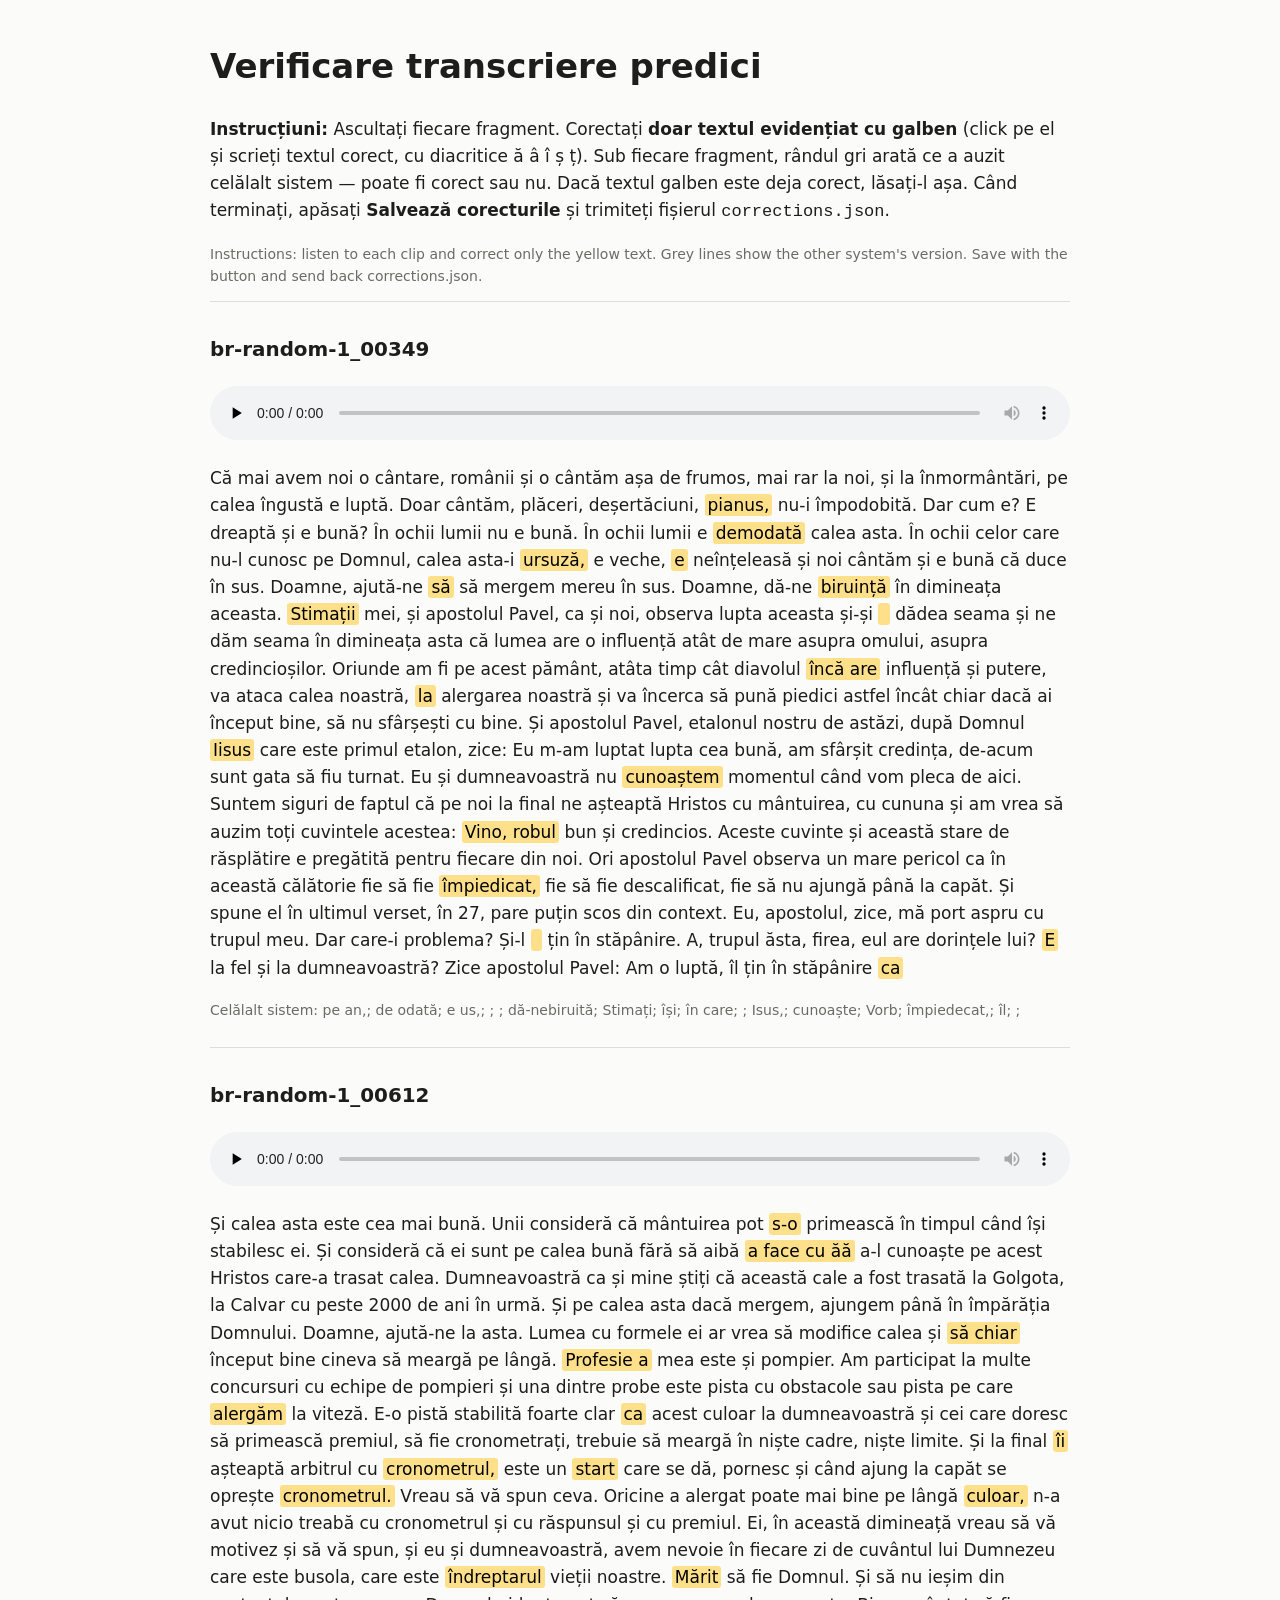
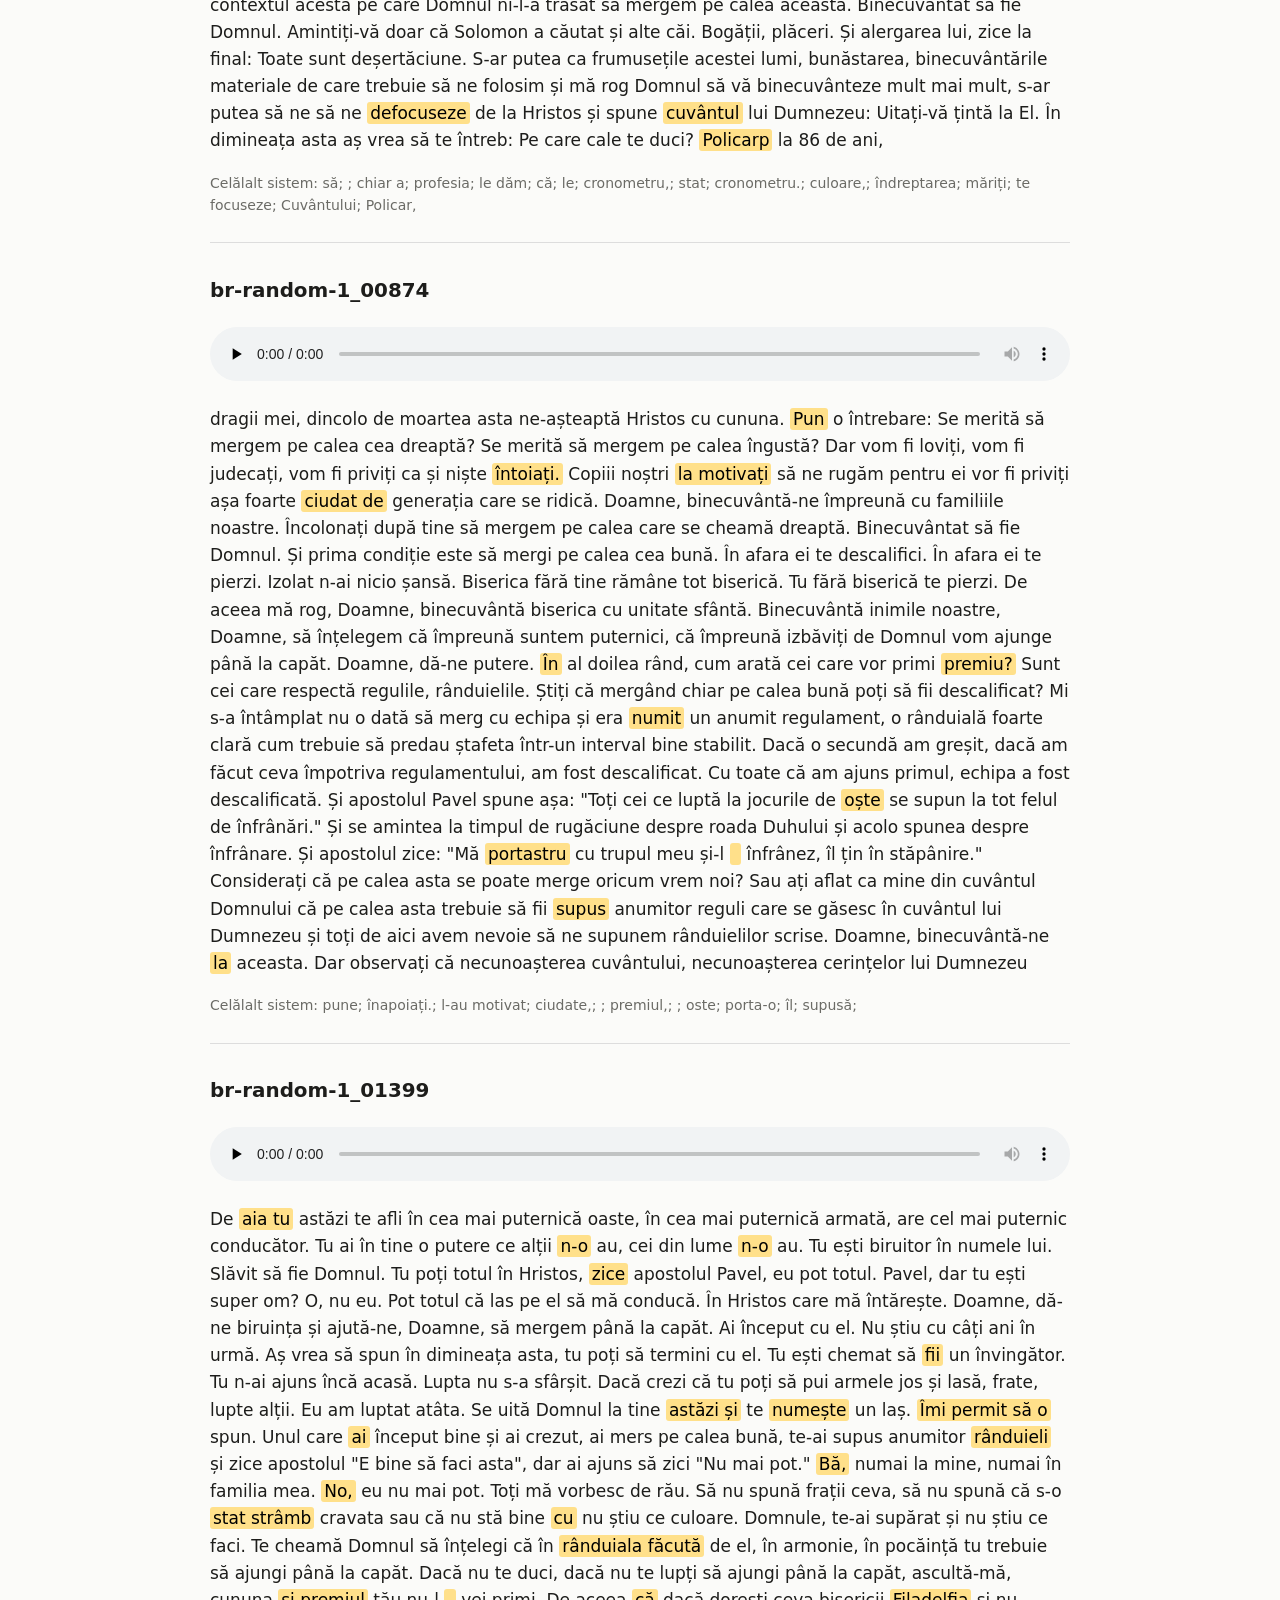
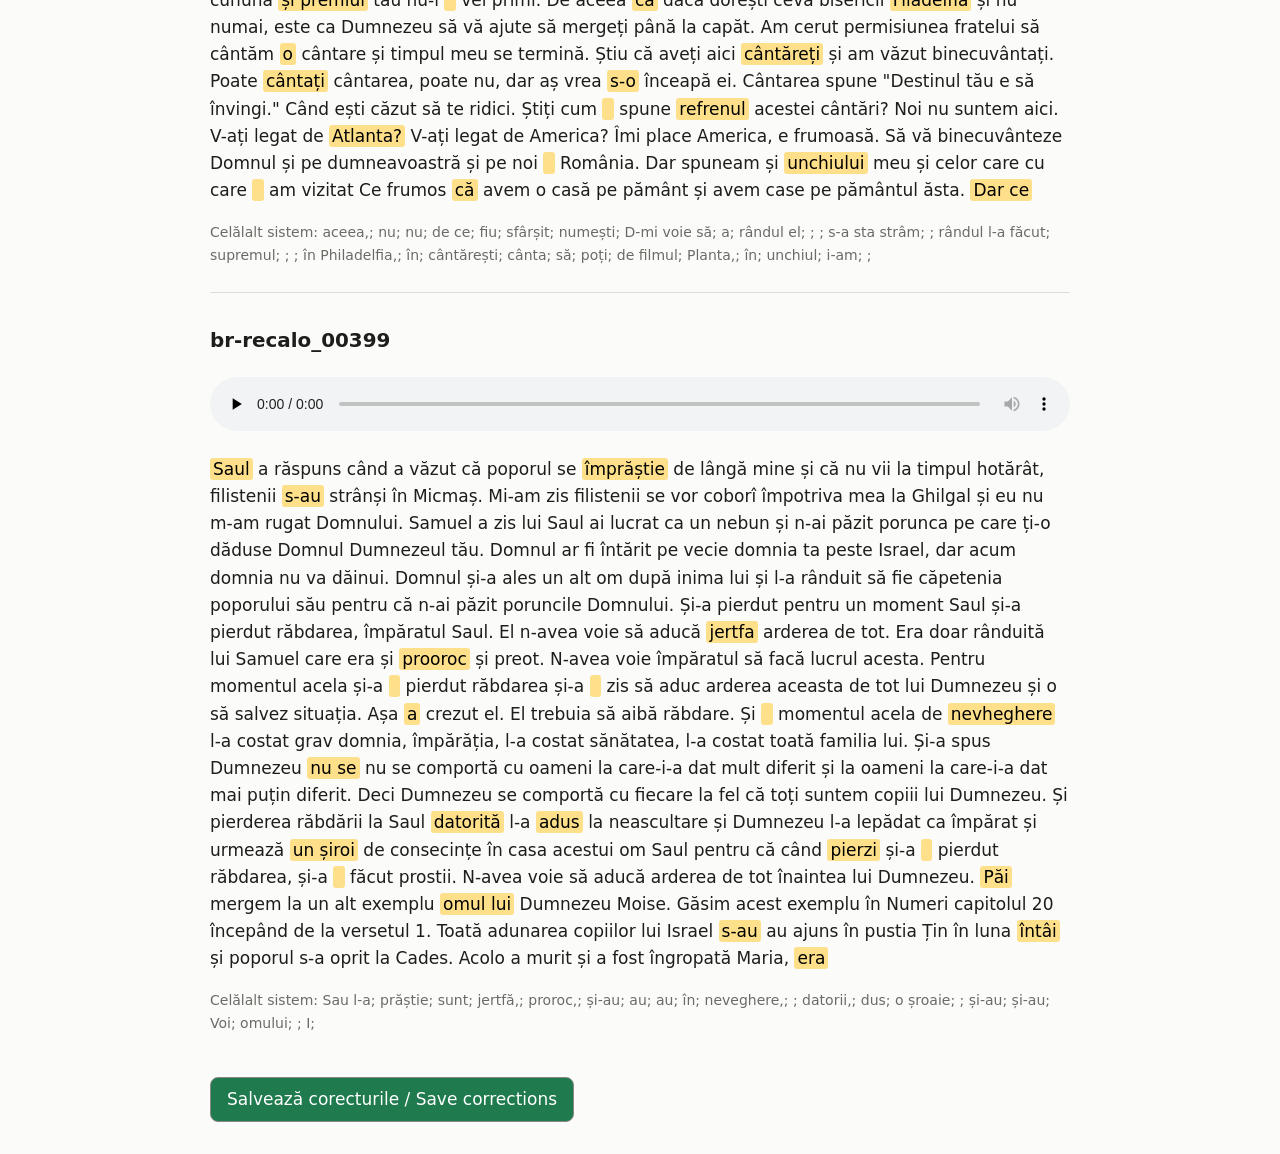
<file: review_packet/index.html>
<!doctype html><html lang="ro"><head><meta charset="utf-8">
<meta name="viewport" content="width=device-width, initial-scale=1"><title>Sermon review</title>
<style>
body{font:17px/1.6 -apple-system,system-ui,sans-serif;max-width:860px;margin:0 auto;padding:16px;background:#fbfbf9;color:#1d1d1b}
mark{background:#ffe08a;padding:1px 3px;border-radius:3px;outline:none}
mark:focus{background:#ffd04d;box-shadow:0 0 0 2px #c58b00}
mark[data-edited]{background:#b9e6c3}
.alt{color:#6b6b66;font-size:14px}
section{border-top:1px solid #ddd;padding:12px 0}
button{font:inherit;padding:8px 16px;border-radius:8px;border:1px solid #888;background:#1f7a4d;color:#fff;cursor:pointer}
audio{width:100%}
@media (prefers-color-scheme: dark){body{background:#141413;color:#ecece8}mark{background:#6b5300;color:#fff}mark[data-edited]{background:#24603a}.alt{color:#9b9b94}}
</style></head><body>
<h1>Verificare transcriere predici</h1>
<p><b>Instrucțiuni:</b> Ascultați fiecare fragment. Corectați <b>doar textul evidențiat cu galben</b>
(click pe el și scrieți textul corect, cu diacritice ă â î ș ț). Sub fiecare fragment, rândul gri arată ce a
auzit celălalt sistem — poate fi corect sau nu. Dacă textul galben este deja corect, lăsați-l așa.
Când terminați, apăsați <b>Salvează corecturile</b> și trimiteți fișierul <code>corrections.json</code>.</p>
<p class="alt">Instructions: listen to each clip and correct only the yellow text. Grey lines show the other
system's version. Save with the button and send back corrections.json.</p>
<section data-id="br-random-1_00349"><h3>br-random-1_00349</h3><audio controls preload="none" src="clips/br-random-1_00349.mp3"></audio><p class="t">Că mai avem noi o cântare, românii și o cântăm așa de frumos, mai rar la noi, și la înmormântări, pe calea îngustă e luptă. Doar cântăm, plăceri, deșertăciuni, <mark title="pe an,">pianus,</mark> nu-i împodobită. Dar cum e? E dreaptă și e bună? În ochii lumii nu e bună. În ochii lumii e <mark title="de odată">demodată</mark> calea asta. În ochii celor care nu-l cunosc pe Domnul, calea asta-i <mark title="e us,">ursuză,</mark> e veche, <mark title="">e</mark> neînțeleasă și noi cântăm și e bună că duce în sus. Doamne, ajută-ne <mark title="">să</mark> să mergem mereu în sus. Doamne, dă-ne <mark title="dă-nebiruită">biruință</mark> în dimineața aceasta. <mark title="Stimați">Stimații</mark> mei, și apostolul Pavel, ca și noi, observa lupta aceasta și-și <mark title="își">&nbsp;</mark> dădea seama și ne dăm seama în dimineața asta că lumea are o influență atât de mare asupra omului, asupra credincioșilor. Oriunde am fi pe acest pământ, atâta timp cât diavolul <mark title="în care">încă are</mark> influență și putere, va ataca calea noastră, <mark title="">la</mark> alergarea noastră și va încerca să pună piedici astfel încât chiar dacă ai început bine, să nu sfârșești cu bine. Și apostolul Pavel, etalonul nostru de astăzi, după Domnul <mark title="Isus,">Iisus</mark> care este primul etalon, zice: Eu m-am luptat lupta cea bună, am sfârșit credința, de-acum sunt gata să fiu turnat. Eu și dumneavoastră nu <mark title="cunoaște">cunoaștem</mark> momentul când vom pleca de aici. Suntem siguri de faptul că pe noi la final ne așteaptă Hristos cu mântuirea, cu cununa și am vrea să auzim toți cuvintele acestea: <mark title="Vorb">Vino, robul</mark> bun și credincios. Aceste cuvinte și această stare de răsplătire e pregătită pentru fiecare din noi. Ori apostolul Pavel observa un mare pericol ca în această călătorie fie să fie <mark title="împiedecat,">împiedicat,</mark> fie să fie descalificat, fie să nu ajungă până la capăt. Și spune el în ultimul verset, în 27, pare puțin scos din context. Eu, apostolul, zice, mă port aspru cu trupul meu. Dar care-i problema? Și-l <mark title="îl">&nbsp;</mark> țin în stăpânire. A, trupul ăsta, firea, eul are dorințele lui? <mark title="">E</mark> la fel și la dumneavoastră? Zice apostolul Pavel: Am o luptă, îl țin în stăpânire <mark title="">ca</mark> </p><p class="alt">Celălalt sistem: pe an,; de odată; e us,; ; ; dă-nebiruită; Stimați; își; în care; ; Isus,; cunoaște; Vorb; împiedecat,; îl; ; </p></section>
<section data-id="br-random-1_00612"><h3>br-random-1_00612</h3><audio controls preload="none" src="clips/br-random-1_00612.mp3"></audio><p class="t">Și calea asta este cea mai bună. Unii consideră că mântuirea pot <mark title="să">s-o</mark> primească în timpul când își stabilesc ei. Și consideră că ei sunt pe calea bună fără să aibă <mark title="">a face cu ăă</mark> a-l cunoaște pe acest Hristos care-a trasat calea. Dumneavoastră ca și mine știți că această cale a fost trasată la Golgota, la Calvar cu peste 2000 de ani în urmă. Și pe calea asta dacă mergem, ajungem până în împărăția Domnului. Doamne, ajută-ne la asta. Lumea cu formele ei ar vrea să modifice calea și <mark title="chiar a">să chiar</mark> început bine cineva să meargă pe lângă. <mark title="profesia">Profesie a</mark> mea este și pompier. Am participat la multe concursuri cu echipe de pompieri și una dintre probe este pista cu obstacole sau pista pe care <mark title="le dăm">alergăm</mark> la viteză. E-o pistă stabilită foarte clar <mark title="că">ca</mark> acest culoar la dumneavoastră și cei care doresc să primească premiul, să fie cronometrați, trebuie să meargă în niște cadre, niște limite. Și la final <mark title="le">îi</mark> așteaptă arbitrul cu <mark title="cronometru,">cronometrul,</mark> este un <mark title="stat">start</mark> care se dă, pornesc și când ajung la capăt se oprește <mark title="cronometru.">cronometrul.</mark> Vreau să vă spun ceva. Oricine a alergat poate mai bine pe lângă <mark title="culoare,">culoar,</mark> n-a avut nicio treabă cu cronometrul și cu răspunsul și cu premiul. Ei, în această dimineață vreau să vă motivez și să vă spun, și eu și dumneavoastră, avem nevoie în fiecare zi de cuvântul lui Dumnezeu care este busola, care este <mark title="îndreptarea">îndreptarul</mark> vieții noastre. <mark title="măriți">Mărit</mark> să fie Domnul. Și să nu ieșim din contextul acesta pe care Domnul ni-l-a trasat să mergem pe calea aceasta. Binecuvântat să fie Domnul. Amintiți-vă doar că Solomon a căutat și alte căi. Bogății, plăceri. Și alergarea lui, zice la final: Toate sunt deșertăciune. S-ar putea ca frumusețile acestei lumi, bunăstarea, binecuvântările materiale de care trebuie să ne folosim și mă rog Domnul să vă binecuvânteze mult mai mult, s-ar putea să ne să ne <mark title="te focuseze">defocuseze</mark> de la Hristos și spune <mark title="Cuvântului">cuvântul</mark> lui Dumnezeu: Uitați-vă țintă la El. În dimineața asta aș vrea să te întreb: Pe care cale te duci? <mark title="Policar,">Policarp</mark> la 86 de ani, </p><p class="alt">Celălalt sistem: să; ; chiar a; profesia; le dăm; că; le; cronometru,; stat; cronometru.; culoare,; îndreptarea; măriți; te focuseze; Cuvântului; Policar,</p></section>
<section data-id="br-random-1_00874"><h3>br-random-1_00874</h3><audio controls preload="none" src="clips/br-random-1_00874.mp3"></audio><p class="t">dragii mei, dincolo de moartea asta ne-așteaptă Hristos cu cununa. <mark title="pune">Pun</mark> o întrebare: Se merită să mergem pe calea cea dreaptă? Se merită să mergem pe calea îngustă? Dar vom fi loviți, vom fi judecați, vom fi priviți ca și niște <mark title="înapoiați.">întoiați.</mark> Copiii noștri <mark title="l-au motivat">la motivați</mark> să ne rugăm pentru ei vor fi priviți așa foarte <mark title="ciudate,">ciudat de</mark> generația care se ridică. Doamne, binecuvântă-ne împreună cu familiile noastre. Încolonați după tine să mergem pe calea care se cheamă dreaptă. Binecuvântat să fie Domnul. Și prima condiție este să mergi pe calea cea bună. În afara ei te descalifici. În afara ei te pierzi. Izolat n-ai nicio șansă. Biserica fără tine rămâne tot biserică. Tu fără biserică te pierzi. De aceea mă rog, Doamne, binecuvântă biserica cu unitate sfântă. Binecuvântă inimile noastre, Doamne, să înțelegem că împreună suntem puternici, că împreună izbăviți de Domnul vom ajunge până la capăt. Doamne, dă-ne putere. <mark title="">În</mark> al doilea rând, cum arată cei care vor primi <mark title="premiul,">premiu?</mark> Sunt cei care respectă regulile, rânduielile. Știți că mergând chiar pe calea bună poți să fii descalificat? Mi s-a întâmplat nu o dată să merg cu echipa și era <mark title="">numit</mark> un anumit regulament, o rânduială foarte clară cum trebuie să predau ștafeta într-un interval bine stabilit. Dacă o secundă am greșit, dacă am făcut ceva împotriva regulamentului, am fost descalificat. Cu toate că am ajuns primul, echipa a fost descalificată. Și apostolul Pavel spune așa: &quot;Toți cei ce luptă la jocurile de <mark title="oste">oște</mark> se supun la tot felul de înfrânări.&quot; Și se amintea la timpul de rugăciune despre roada Duhului și acolo spunea despre înfrânare. Și apostolul zice: &quot;Mă <mark title="porta-o">portastru</mark> cu trupul meu și-l <mark title="îl">&nbsp;</mark> înfrânez, îl țin în stăpânire.&quot; Considerați că pe calea asta se poate merge oricum vrem noi? Sau ați aflat ca mine din cuvântul Domnului că pe calea asta trebuie să fii <mark title="supusă">supus</mark> anumitor reguli care se găsesc în cuvântul lui Dumnezeu și toți de aici avem nevoie să ne supunem rânduielilor scrise. Doamne, binecuvântă-ne <mark title="">la</mark> aceasta. Dar observați că necunoașterea cuvântului, necunoașterea cerințelor lui Dumnezeu </p><p class="alt">Celălalt sistem: pune; înapoiați.; l-au motivat; ciudate,; ; premiul,; ; oste; porta-o; îl; supusă; </p></section>
<section data-id="br-random-1_01399"><h3>br-random-1_01399</h3><audio controls preload="none" src="clips/br-random-1_01399.mp3"></audio><p class="t">De <mark title="aceea,">aia tu</mark> astăzi te afli în cea mai puternică oaste, în cea mai puternică armată, are cel mai puternic conducător. Tu ai în tine o putere ce alții <mark title="nu">n-o</mark> au, cei din lume <mark title="nu">n-o</mark> au. Tu ești biruitor în numele lui. Slăvit să fie Domnul. Tu poți totul în Hristos, <mark title="de ce">zice</mark> apostolul Pavel, eu pot totul. Pavel, dar tu ești super om? O, nu eu. Pot totul că las pe el să mă conducă. În Hristos care mă întărește. Doamne, dă-ne biruința și ajută-ne, Doamne, să mergem până la capăt. Ai început cu el. Nu știu cu câți ani în urmă. Aș vrea să spun în dimineața asta, tu poți să termini cu el. Tu ești chemat să <mark title="fiu">fii</mark> un învingător. Tu n-ai ajuns încă acasă. Lupta nu s-a sfârșit. Dacă crezi că tu poți să pui armele jos și lasă, frate, lupte alții. Eu am luptat atâta. Se uită Domnul la tine <mark title="sfârșit">astăzi și</mark> te <mark title="numești">numește</mark> un laș. <mark title="D-mi voie să">Îmi permit să o</mark> spun. Unul care <mark title="a">ai</mark> început bine și ai crezut, ai mers pe calea bună, te-ai supus anumitor <mark title="rândul el">rânduieli</mark> și zice apostolul &quot;E bine să faci asta&quot;, dar ai ajuns să zici &quot;Nu mai pot.&quot; <mark title="">Bă,</mark> numai la mine, numai în familia mea. <mark title="">No,</mark> eu nu mai pot. Toți mă vorbesc de rău. Să nu spună frații ceva, să nu spună că s-o <mark title="s-a sta strâm">stat strâmb</mark> cravata sau că nu stă bine <mark title="">cu</mark> nu știu ce culoare. Domnule, te-ai supărat și nu știu ce faci. Te cheamă Domnul să înțelegi că în <mark title="rândul l-a făcut">rânduiala făcută</mark> de el, în armonie, în pocăință tu trebuie să ajungi până la capăt. Dacă nu te duci, dacă nu te lupți să ajungi până la capăt, ascultă-mă, cununa <mark title="supremul">și premiul</mark> tău nu-l <mark title="">&nbsp;</mark> vei primi. De aceea <mark title="">că</mark> dacă dorești ceva bisericii <mark title="în Philadelfia,">Filadelfia</mark> și nu numai, este ca Dumnezeu să vă ajute să mergeți până la capăt. Am cerut permisiunea fratelui să cântăm <mark title="în">o</mark> cântare și timpul meu se termină. Știu că aveți aici <mark title="cântărești">cântăreți</mark> și am văzut binecuvântați. Poate <mark title="cânta">cântați</mark> cântarea, poate nu, dar aș vrea <mark title="să">s-o</mark> înceapă ei. Cântarea spune &quot;Destinul tău e să învingi.&quot; Când ești căzut să te ridici. Știți cum <mark title="poți">&nbsp;</mark> spune <mark title="de filmul">refrenul</mark> acestei cântări? Noi nu suntem aici. V-ați legat de <mark title="Planta,">Atlanta?</mark> V-ați legat de America? Îmi place America, e frumoasă. Să vă binecuvânteze Domnul și pe dumneavoastră și pe noi <mark title="în">&nbsp;</mark> România. Dar spuneam și <mark title="unchiul">unchiului</mark> meu și celor care cu care <mark title="i-am">&nbsp;</mark> am vizitat Ce frumos <mark title="">că</mark> avem o casă pe pământ și avem case pe pământul ăsta. <mark title="">Dar ce</mark> </p><p class="alt">Celălalt sistem: aceea,; nu; nu; de ce; fiu; sfârșit; numești; D-mi voie să; a; rândul el; ; ; s-a sta strâm; ; rândul l-a făcut; supremul; ; ; în Philadelfia,; în; cântărești; cânta; să; poți; de filmul; Planta,; în; unchiul; i-am; ; </p></section>
<section data-id="br-recalo_00399"><h3>br-recalo_00399</h3><audio controls preload="none" src="clips/br-recalo_00399.mp3"></audio><p class="t"><mark title="Sau l-a">Saul</mark> a răspuns când a văzut că poporul se <mark title="prăștie">împrăștie</mark> de lângă mine și că nu vii la timpul hotărât, filistenii <mark title="sunt">s-au</mark> strânși în Micmaș. Mi-am zis filistenii se vor coborî împotriva mea la Ghilgal și eu nu m-am rugat Domnului. Samuel a zis lui Saul ai lucrat ca un nebun și n-ai păzit porunca pe care ți-o dăduse Domnul Dumnezeul tău. Domnul ar fi întărit pe vecie domnia ta peste Israel, dar acum domnia nu va dăinui. Domnul și-a ales un alt om după inima lui și l-a rânduit să fie căpetenia poporului său pentru că n-ai păzit poruncile Domnului. Și-a pierdut pentru un moment Saul și-a pierdut răbdarea, împăratul Saul. El n-avea voie să aducă <mark title="jertfă,">jertfa</mark> arderea de tot. Era doar rânduită lui Samuel care era și <mark title="proroc,">prooroc</mark> și preot. N-avea voie împăratul să facă lucrul acesta. Pentru momentul acela și-a <mark title="și-au">&nbsp;</mark> pierdut răbdarea și-a <mark title="au">&nbsp;</mark> zis să aduc arderea aceasta de tot lui Dumnezeu și o să salvez situația. Așa <mark title="au">a</mark> crezut el. El trebuia să aibă răbdare. Și <mark title="în">&nbsp;</mark> momentul acela de <mark title="neveghere,">nevheghere</mark> l-a costat grav domnia, împărăția, l-a costat sănătatea, l-a costat toată familia lui. Și-a spus Dumnezeu <mark title="">nu se</mark> nu se comportă cu oameni la care-i-a dat mult diferit și la oameni la care-i-a dat mai puțin diferit. Deci Dumnezeu se comportă cu fiecare la fel că toți suntem copiii lui Dumnezeu. Și pierderea răbdării la Saul <mark title="datorii,">datorită</mark> l-a <mark title="dus">adus</mark> la neascultare și Dumnezeu l-a lepădat ca împărat și urmează <mark title="o șroaie">un șiroi</mark> de consecințe în casa acestui om Saul pentru că când <mark title="">pierzi</mark> și-a <mark title="și-au">&nbsp;</mark> pierdut răbdarea, și-a <mark title="și-au">&nbsp;</mark> făcut prostii. N-avea voie să aducă arderea de tot înaintea lui Dumnezeu. <mark title="Voi">Păi</mark> mergem la un alt exemplu <mark title="omului">omul lui</mark> Dumnezeu Moise. Găsim acest exemplu în Numeri capitolul 20 începând de la versetul 1. Toată adunarea copiilor lui Israel <mark title="">s-au</mark> au ajuns în pustia Țin în luna <mark title="I">întâi</mark> și poporul s-a oprit la Cades. Acolo a murit și a fost îngropată Maria, <mark title="">era</mark> </p><p class="alt">Celălalt sistem: Sau l-a; prăștie; sunt; jertfă,; proroc,; și-au; au; au; în; neveghere,; ; datorii,; dus; o șroaie; ; și-au; și-au; Voi; omului; ; I; </p></section>
<p><button id="save">Salvează corecturile / Save corrections</button></p>
<script>
document.querySelectorAll('mark').forEach(m=>{m.contentEditable=true;m.addEventListener('input',()=>m.dataset.edited=1)});
document.getElementById('save').onclick=()=>{
  const out={};
  document.querySelectorAll('section').forEach(s=>{out[s.dataset.id]=[...s.querySelector('.t').childNodes]
    .map(n=>n.textContent).join('').replace(/\s+/g,' ').trim();});
  const a=document.createElement('a');
  a.href=URL.createObjectURL(new Blob([JSON.stringify(out,null,1)],{type:'application/json'}));
  a.download='corrections.json';a.click();};
</script></body></html>
</file>
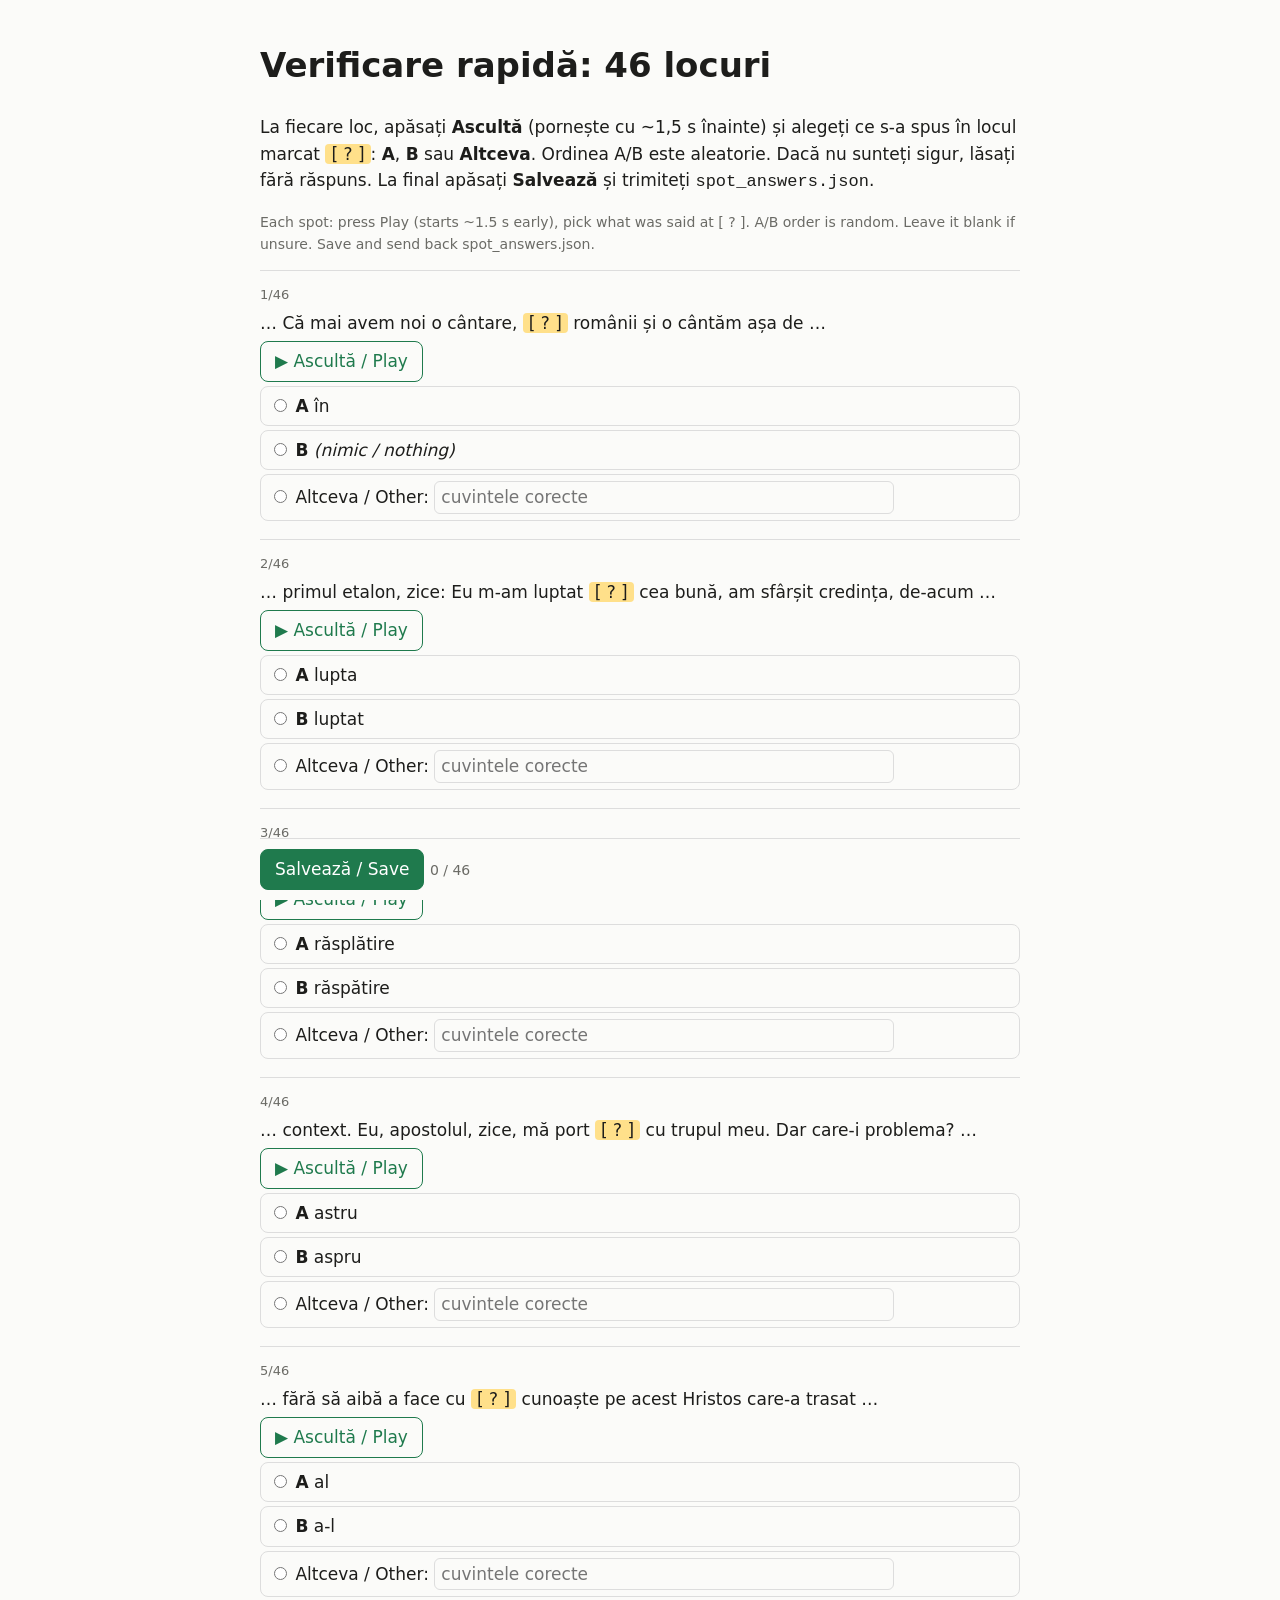
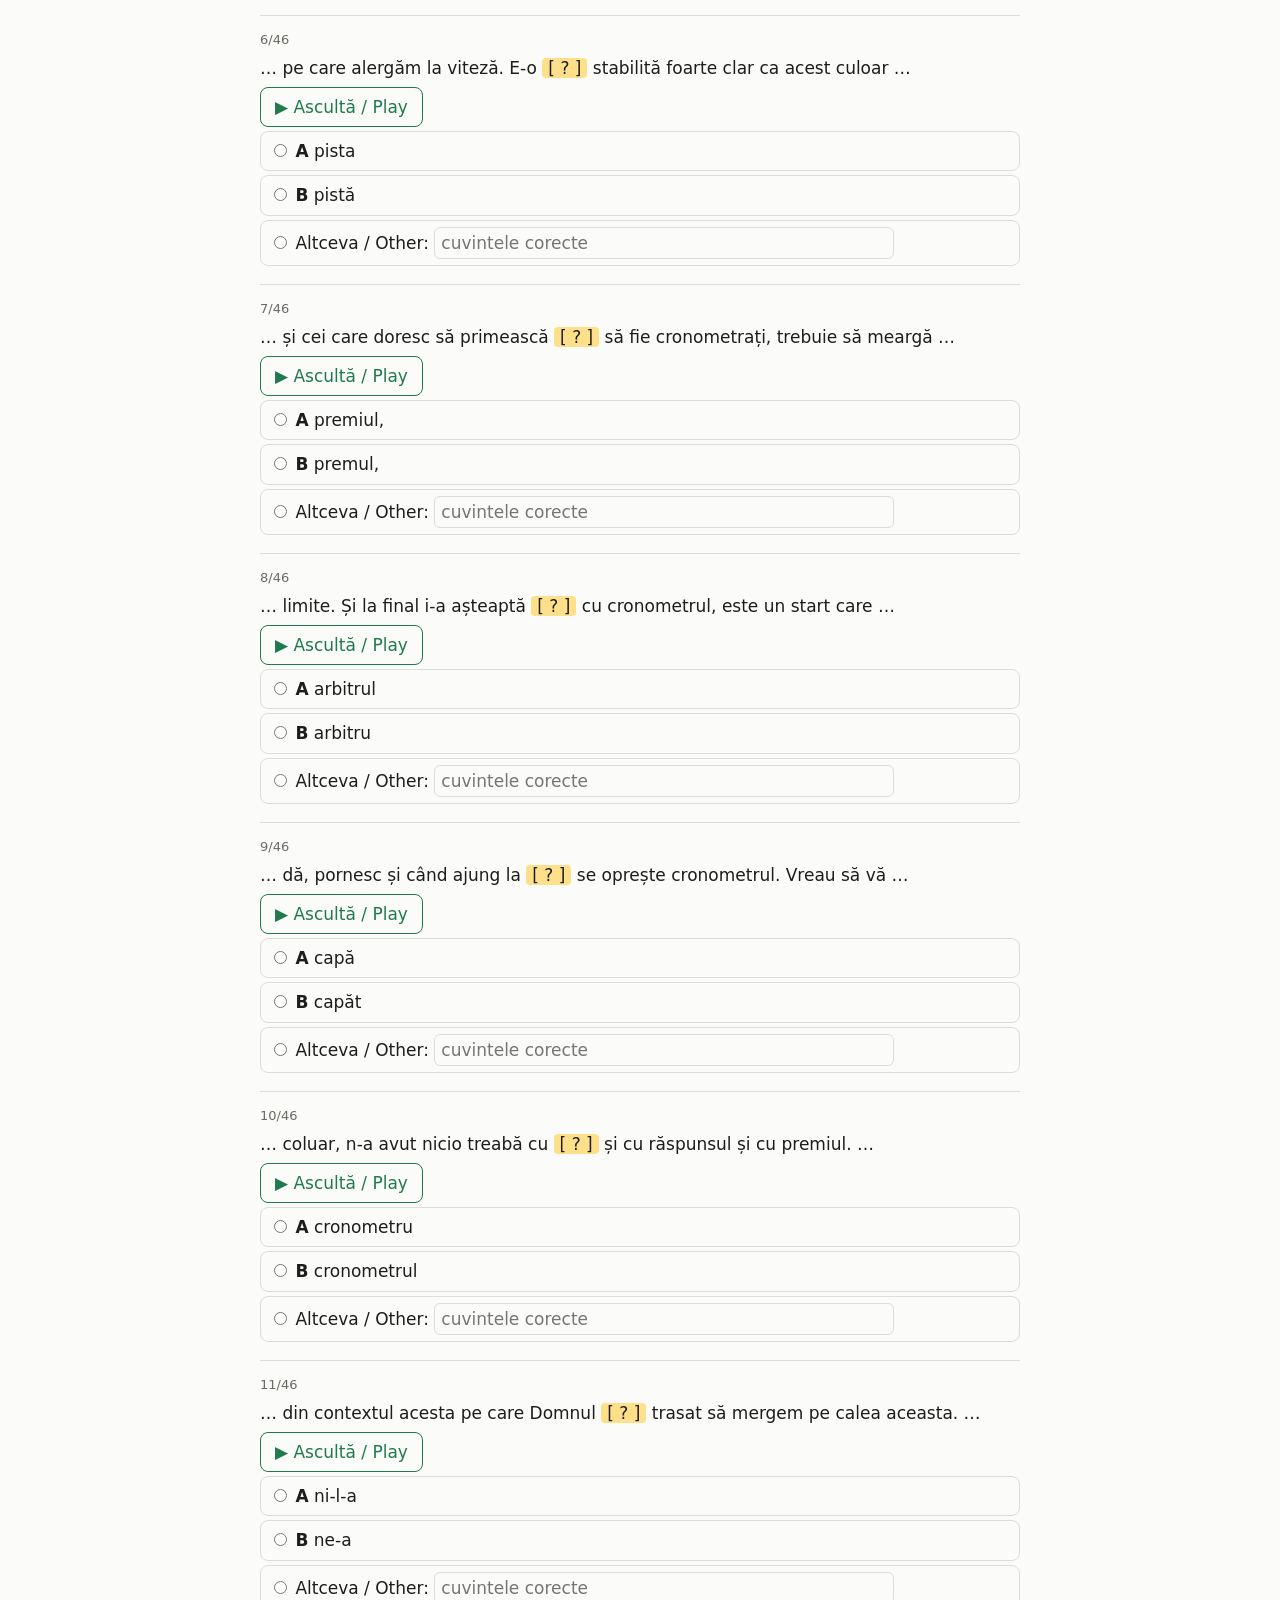
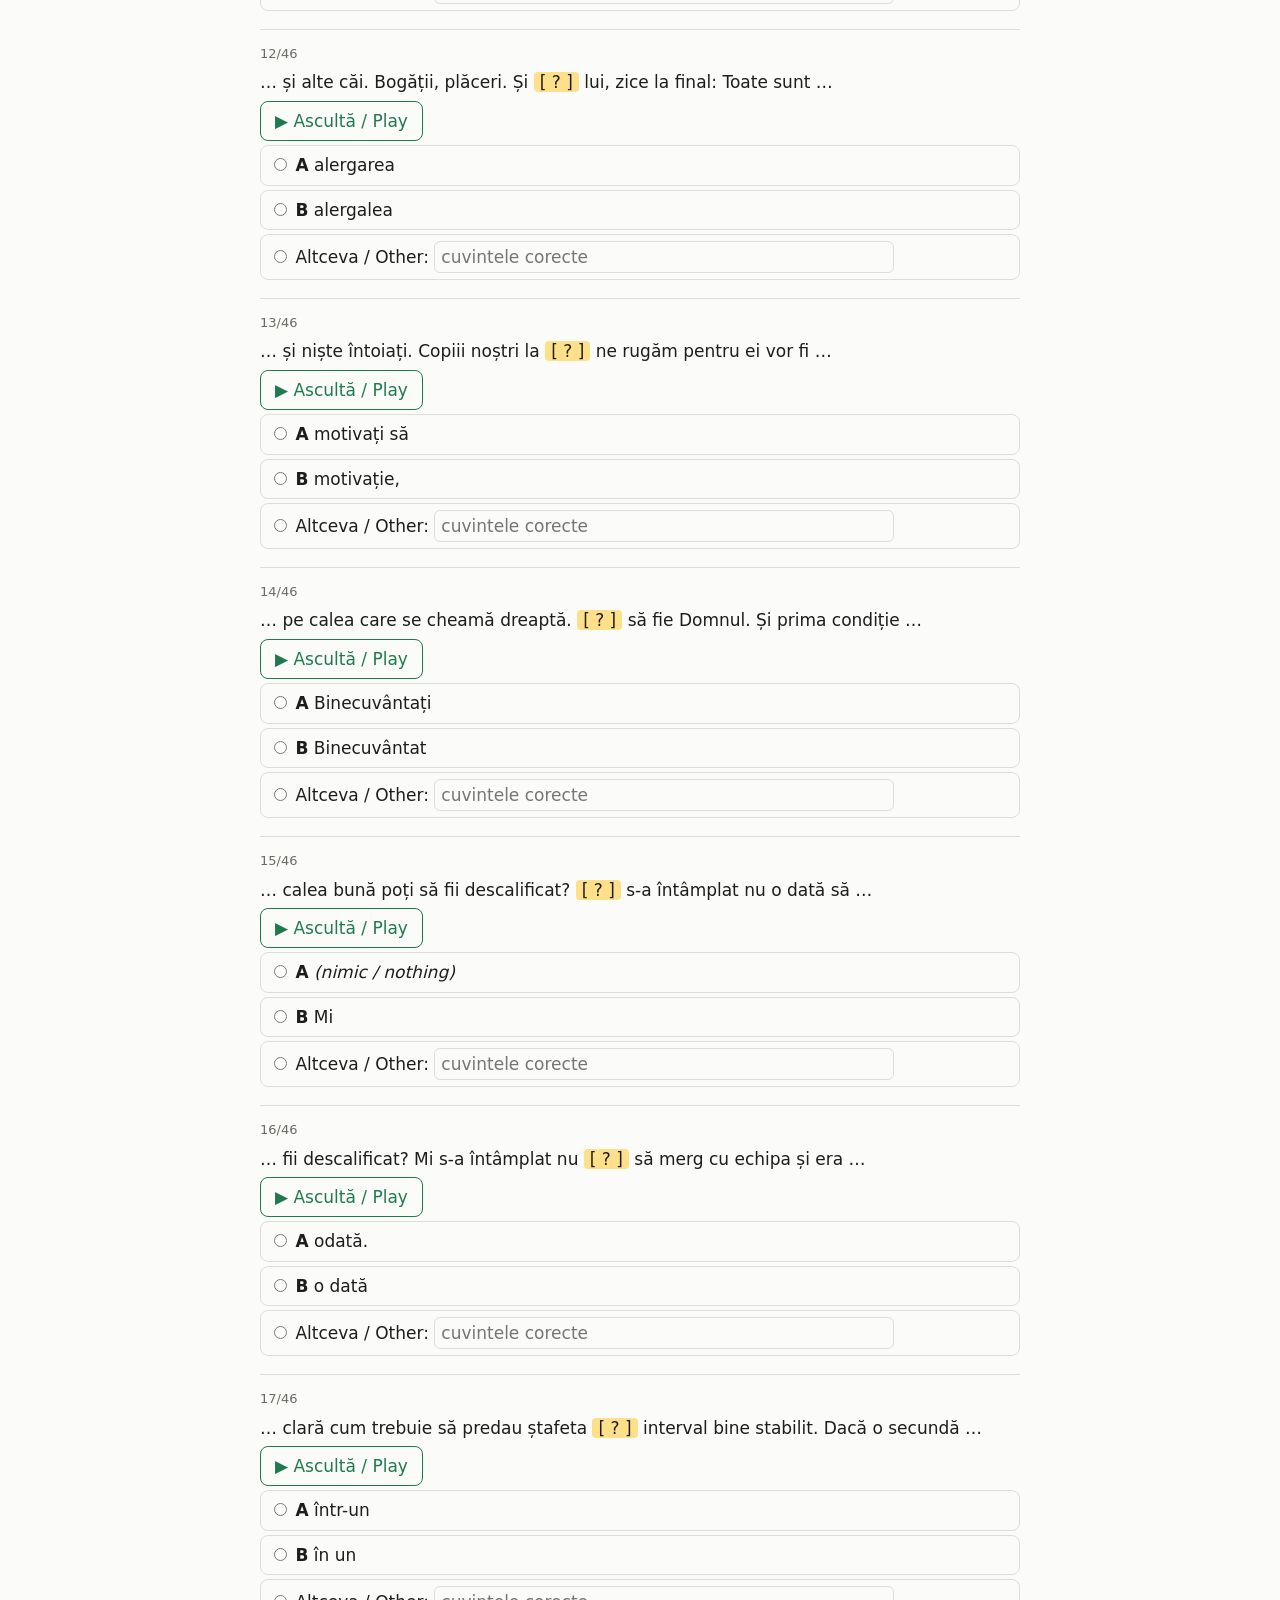
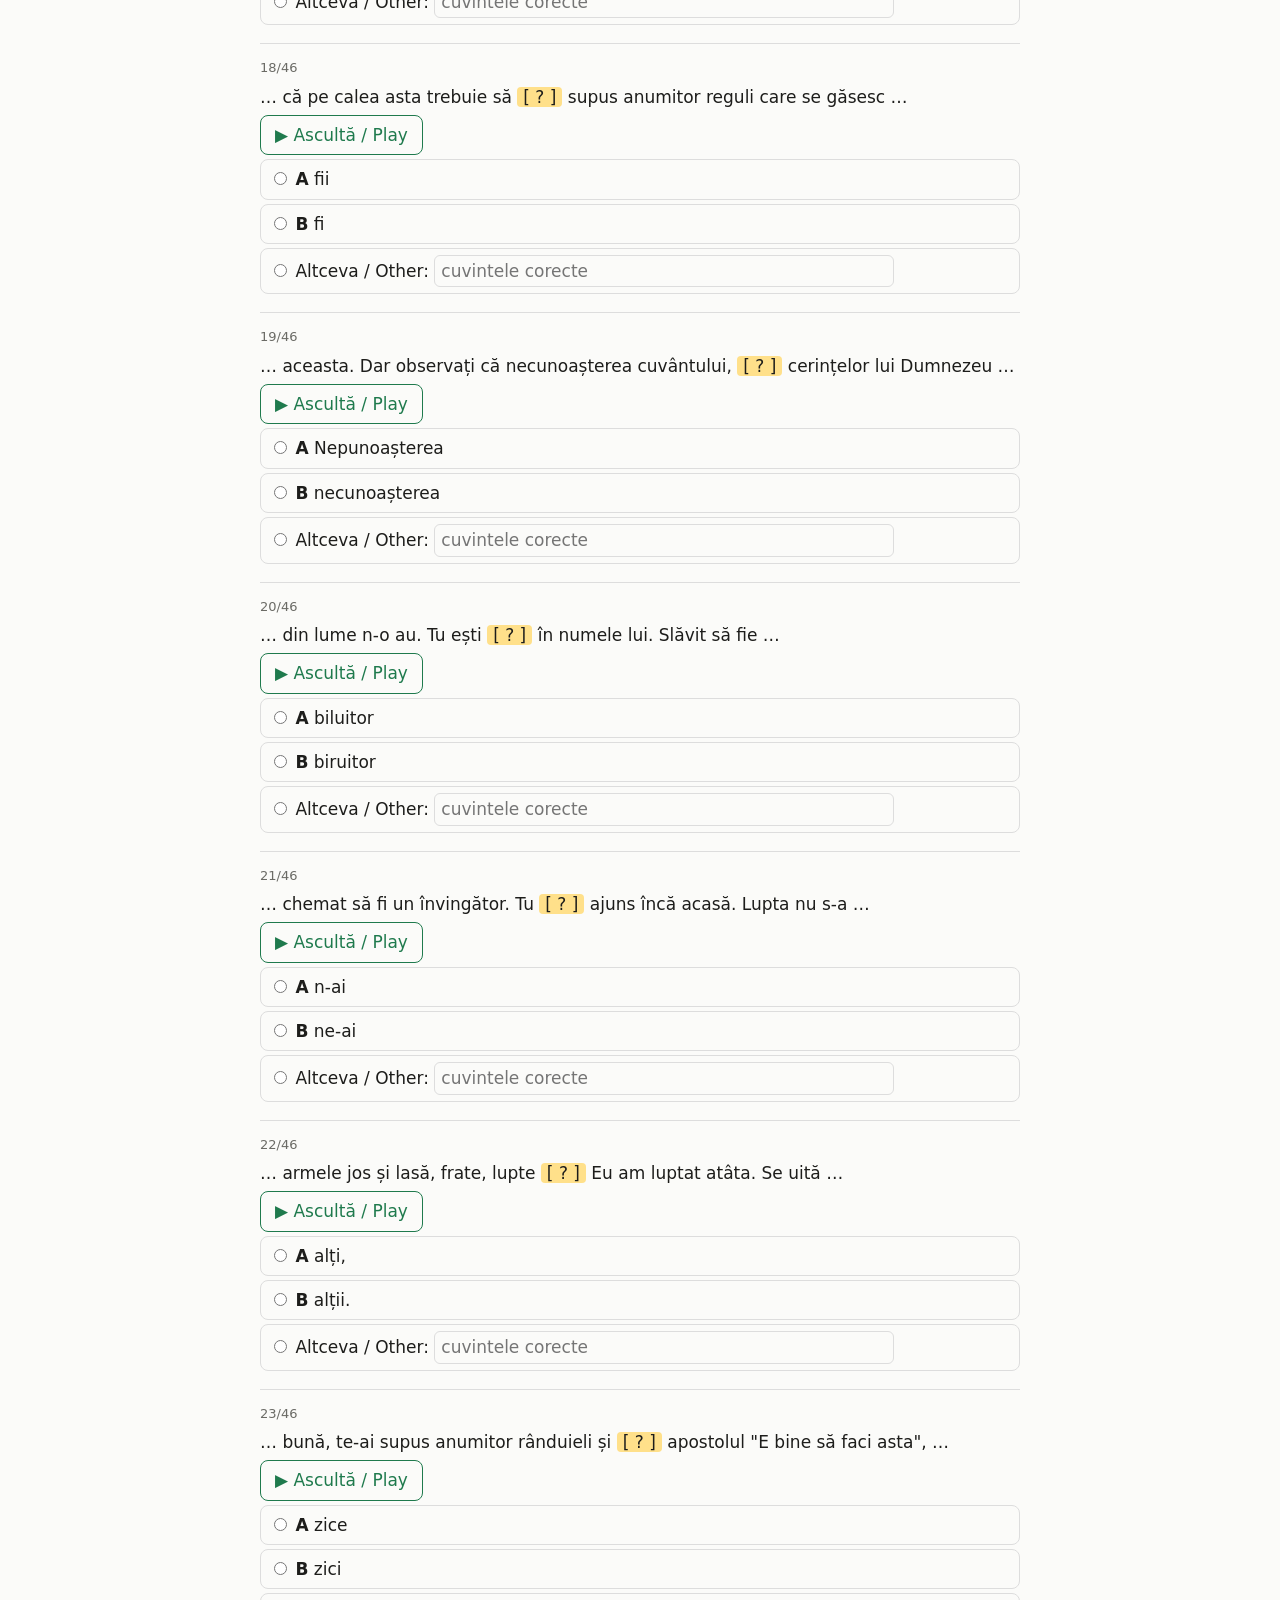
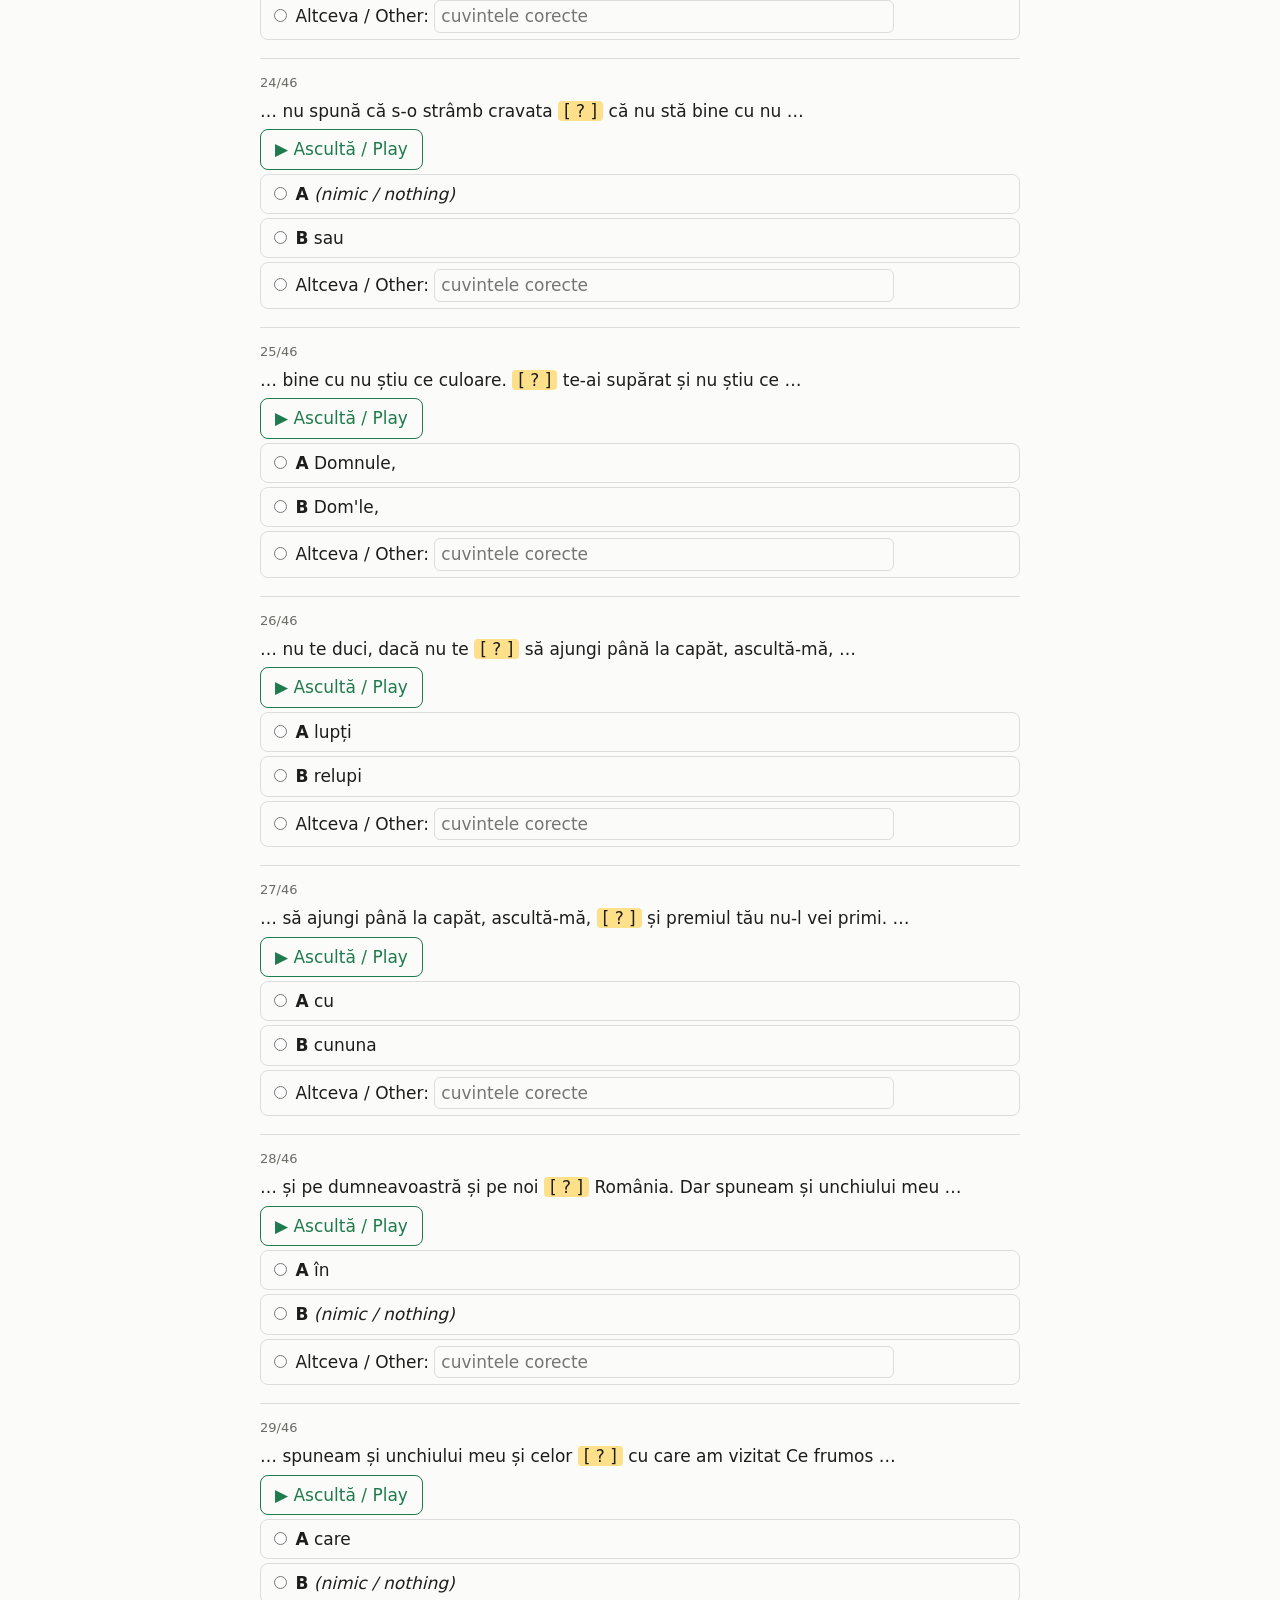
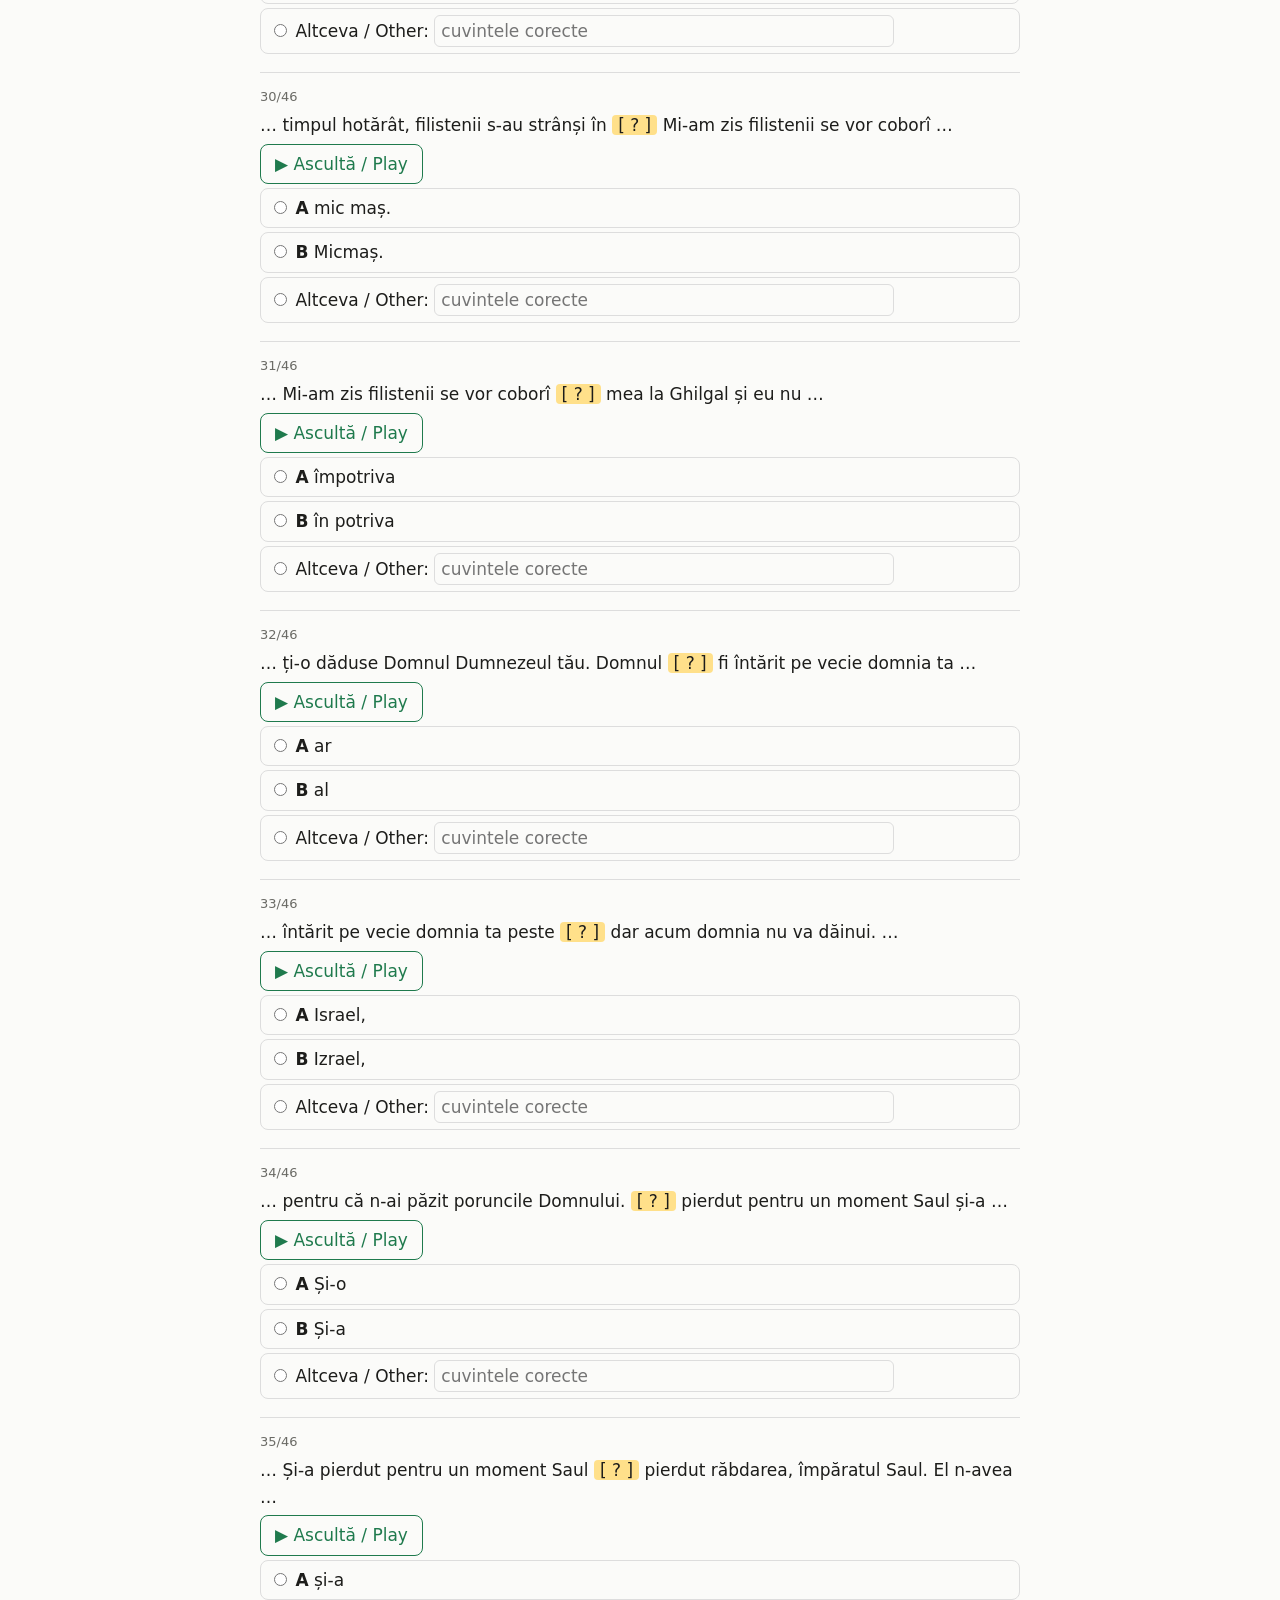
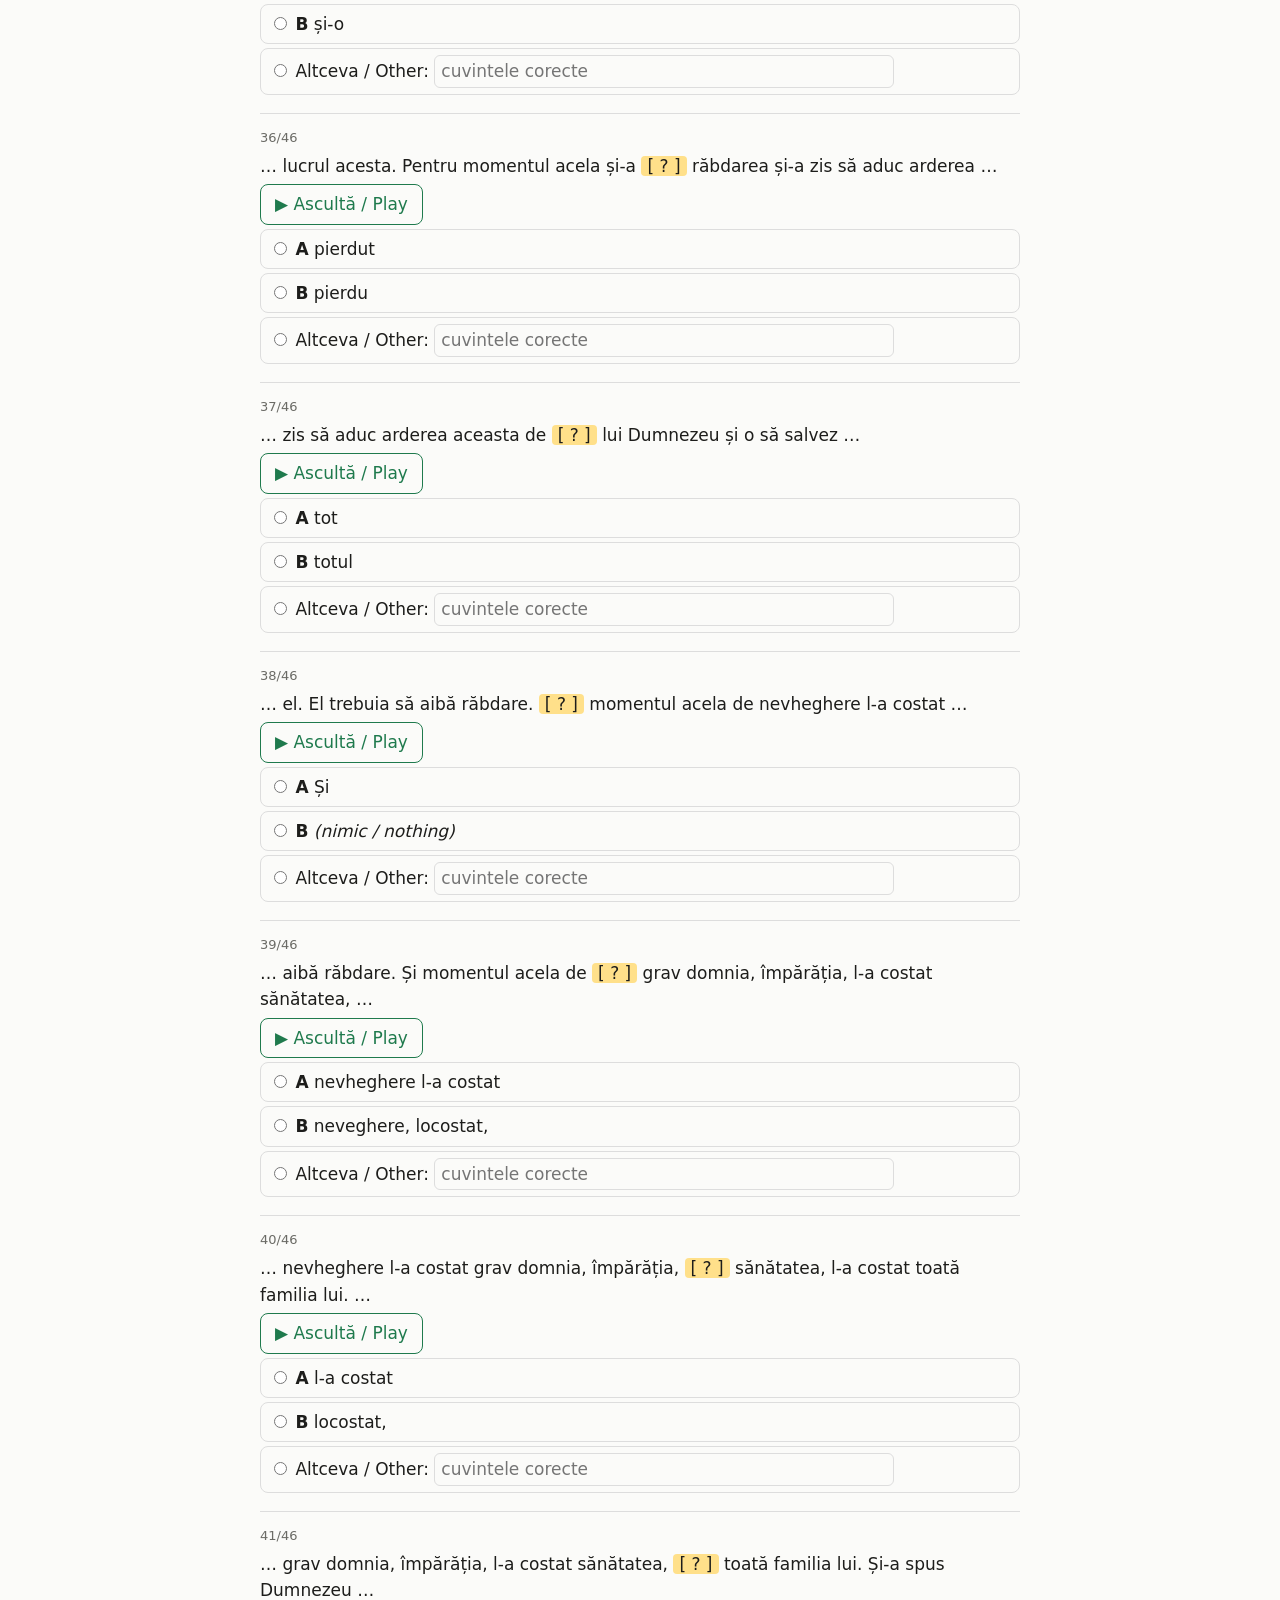
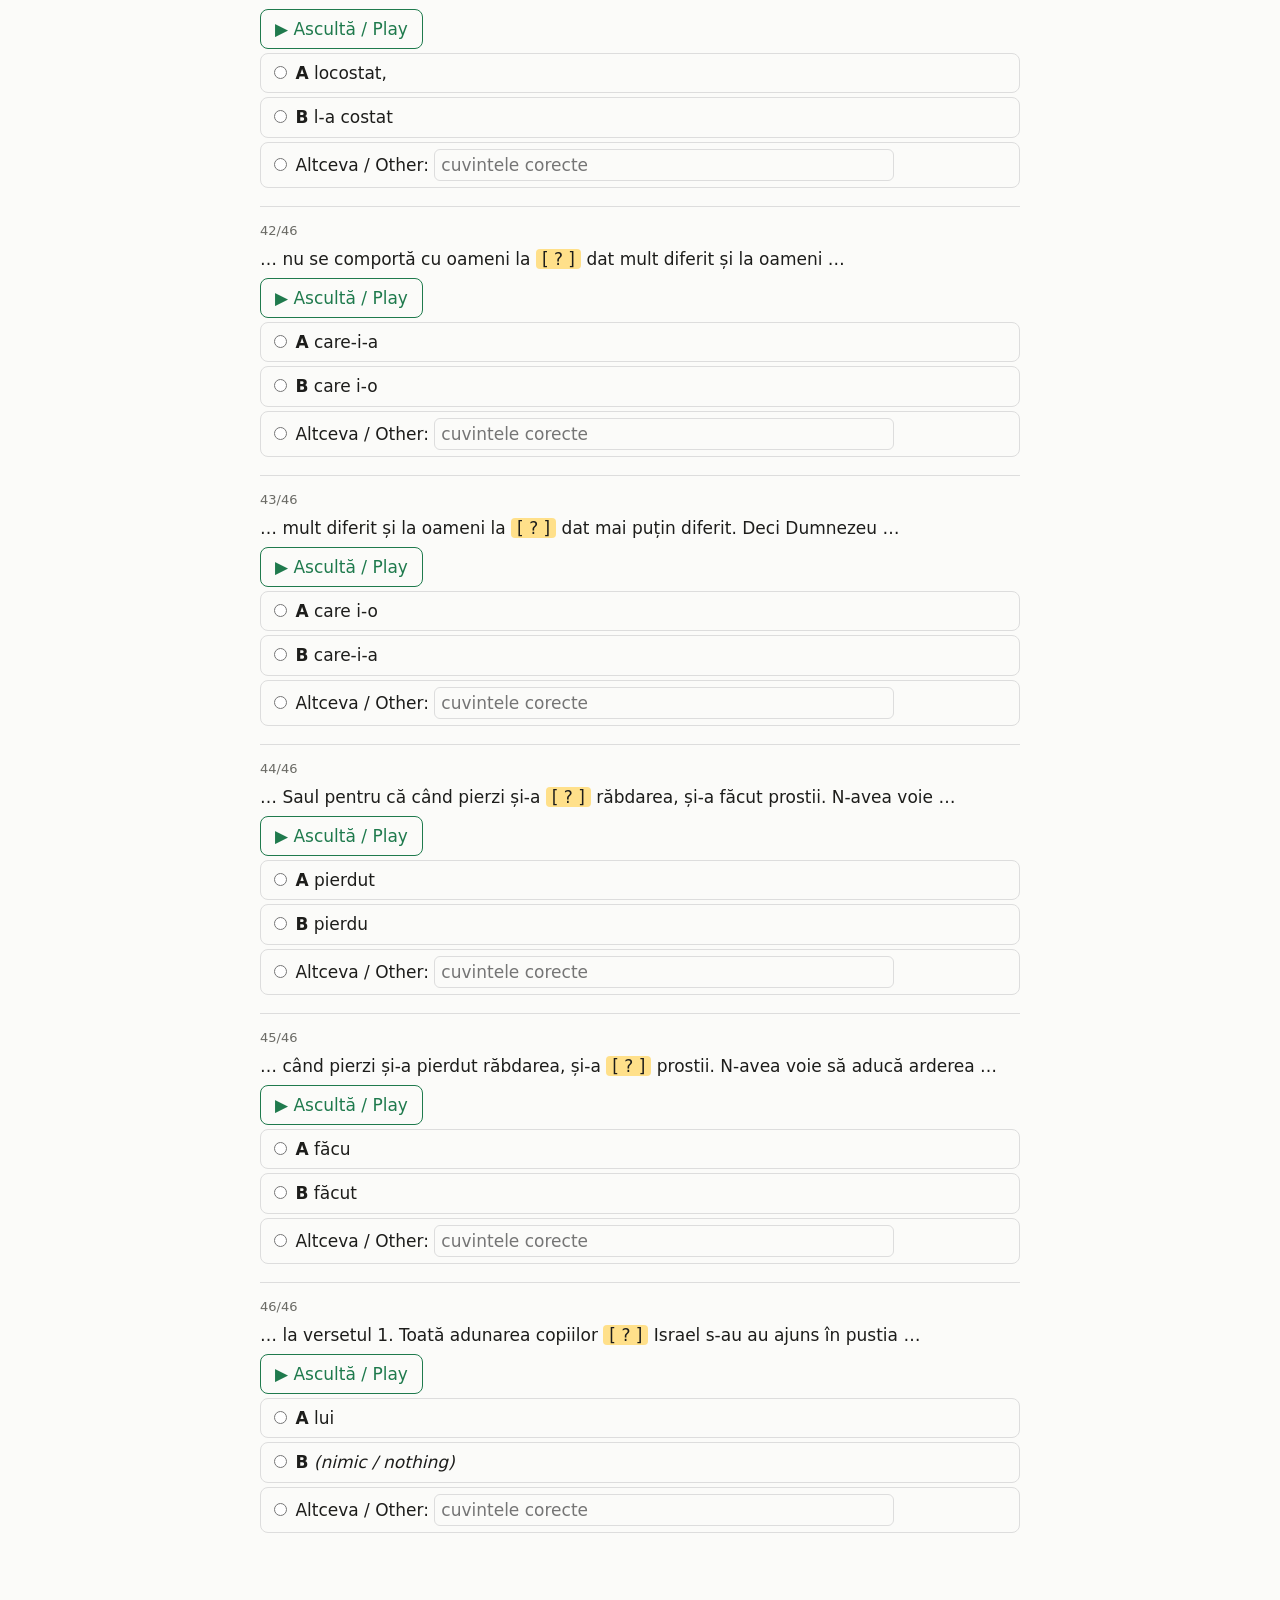
<file: review_packet/spots/index.html>
<!doctype html><html lang="ro"><head><meta charset="utf-8">
<meta name="viewport" content="width=device-width, initial-scale=1"><title>Spot check</title>
<style>
:root{--bg:#fbfbf9;--fg:#1d1d1b;--mute:#6b6b66;--line:#ddd;--acc:#1f7a4d;--gap:#ffe08a}
@media (prefers-color-scheme: dark){:root{--bg:#141413;--fg:#ecece8;--mute:#9b9b94;--line:#333;--acc:#2f9e66;--gap:#6b5300}}
body{font:17px/1.55 -apple-system,system-ui,sans-serif;max-width:760px;margin:0 auto;padding:16px;background:var(--bg);color:var(--fg)}
section{border-top:1px solid var(--line);padding:14px 0}
.n{color:var(--mute);font-size:13px}.ctx{margin:.3em 0}.gap{background:var(--gap);padding:0 6px;border-radius:4px}
.opts label{display:block;padding:6px 8px;margin:4px 0;border:1px solid var(--line);border-radius:8px;cursor:pointer}
.opts label:has(input:checked){border-color:var(--acc);box-shadow:0 0 0 1px var(--acc)}
.other{font:inherit;width:60%;max-width:100%;background:transparent;color:inherit;border:1px solid var(--line);border-radius:6px;padding:2px 6px}
button{font:inherit;padding:6px 14px;border-radius:8px;border:1px solid var(--acc);background:var(--acc);color:#fff;cursor:pointer}
.play{background:transparent;color:var(--acc)}#bar{position:sticky;bottom:0;background:var(--bg);padding:10px 0;border-top:1px solid var(--line)}
.mute{color:var(--mute);font-size:14px}
</style></head><body>
<h1>Verificare rapidă: 46 locuri</h1>
<p>La fiecare loc, apăsați <b>Ascultă</b> (pornește cu ~1,5 s înainte) și alegeți ce s-a spus în locul
marcat <span class="gap">[ ? ]</span>: <b>A</b>, <b>B</b> sau <b>Altceva</b>. Ordinea A/B este aleatorie.
Dacă nu sunteți sigur, lăsați fără răspuns. La final apăsați <b>Salvează</b> și trimiteți
<code>spot_answers.json</code>.</p>
<p class="mute">Each spot: press Play (starts ~1.5 s early), pick what was said at [ ? ]. A/B order is random.
Leave it blank if unsure. Save and send back spot_answers.json.</p>
<section data-id="br-random-1_00349#000" data-clip="br-random-1_00349" data-t="3.07"><div class="n">1/46</div><p class="ctx">… Că mai avem noi o cântare, <span class="gap">[ ? ]</span> românii și o cântăm așa de …</p><button class="play" type="button">▶ Ascultă / Play</button><div class="opts"><label><input type="radio" name="br-random-1_00349#000" value="A"> <b>A</b> în</label><label><input type="radio" name="br-random-1_00349#000" value="B"> <b>B</b> <i>(nimic / nothing)</i></label><label><input type="radio" name="br-random-1_00349#000" value="other"> Altceva / Other: <input type="text" class="other" placeholder="cuvintele corecte"></label></div></section>
<section data-id="br-random-1_00349#001" data-clip="br-random-1_00349" data-t="81.55"><div class="n">2/46</div><p class="ctx">… primul etalon, zice: Eu m-am luptat <span class="gap">[ ? ]</span> cea bună, am sfârșit credința, de-acum …</p><button class="play" type="button">▶ Ascultă / Play</button><div class="opts"><label><input type="radio" name="br-random-1_00349#001" value="A"> <b>A</b> lupta</label><label><input type="radio" name="br-random-1_00349#001" value="B"> <b>B</b> luptat</label><label><input type="radio" name="br-random-1_00349#001" value="other"> Altceva / Other: <input type="text" class="other" placeholder="cuvintele corecte"></label></div></section>
<section data-id="br-random-1_00349#002" data-clip="br-random-1_00349" data-t="108.11"><div class="n">3/46</div><p class="ctx">… Aceste cuvinte și această stare de <span class="gap">[ ? ]</span> e pregătită pentru fiecare din noi. …</p><button class="play" type="button">▶ Ascultă / Play</button><div class="opts"><label><input type="radio" name="br-random-1_00349#002" value="A"> <b>A</b> răsplătire</label><label><input type="radio" name="br-random-1_00349#002" value="B"> <b>B</b> răspătire</label><label><input type="radio" name="br-random-1_00349#002" value="other"> Altceva / Other: <input type="text" class="other" placeholder="cuvintele corecte"></label></div></section>
<section data-id="br-random-1_00349#003" data-clip="br-random-1_00349" data-t="132.47"><div class="n">4/46</div><p class="ctx">… context. Eu, apostolul, zice, mă port <span class="gap">[ ? ]</span> cu trupul meu. Dar care-i problema? …</p><button class="play" type="button">▶ Ascultă / Play</button><div class="opts"><label><input type="radio" name="br-random-1_00349#003" value="A"> <b>A</b> astru</label><label><input type="radio" name="br-random-1_00349#003" value="B"> <b>B</b> aspru</label><label><input type="radio" name="br-random-1_00349#003" value="other"> Altceva / Other: <input type="text" class="other" placeholder="cuvintele corecte"></label></div></section>
<section data-id="br-random-1_00612#004" data-clip="br-random-1_00612" data-t="14.44"><div class="n">5/46</div><p class="ctx">… fără să aibă a face cu <span class="gap">[ ? ]</span> cunoaște pe acest Hristos care-a trasat …</p><button class="play" type="button">▶ Ascultă / Play</button><div class="opts"><label><input type="radio" name="br-random-1_00612#004" value="A"> <b>A</b> al</label><label><input type="radio" name="br-random-1_00612#004" value="B"> <b>B</b> a-l</label><label><input type="radio" name="br-random-1_00612#004" value="other"> Altceva / Other: <input type="text" class="other" placeholder="cuvintele corecte"></label></div></section>
<section data-id="br-random-1_00612#005" data-clip="br-random-1_00612" data-t="54.28"><div class="n">6/46</div><p class="ctx">… pe care alergăm la viteză. E-o <span class="gap">[ ? ]</span> stabilită foarte clar ca acest culoar …</p><button class="play" type="button">▶ Ascultă / Play</button><div class="opts"><label><input type="radio" name="br-random-1_00612#005" value="A"> <b>A</b> pista</label><label><input type="radio" name="br-random-1_00612#005" value="B"> <b>B</b> pistă</label><label><input type="radio" name="br-random-1_00612#005" value="other"> Altceva / Other: <input type="text" class="other" placeholder="cuvintele corecte"></label></div></section>
<section data-id="br-random-1_00612#006" data-clip="br-random-1_00612" data-t="59.12"><div class="n">7/46</div><p class="ctx">… și cei care doresc să primească <span class="gap">[ ? ]</span> să fie cronometrați, trebuie să meargă …</p><button class="play" type="button">▶ Ascultă / Play</button><div class="opts"><label><input type="radio" name="br-random-1_00612#006" value="A"> <b>A</b> premiul,</label><label><input type="radio" name="br-random-1_00612#006" value="B"> <b>B</b> premul,</label><label><input type="radio" name="br-random-1_00612#006" value="other"> Altceva / Other: <input type="text" class="other" placeholder="cuvintele corecte"></label></div></section>
<section data-id="br-random-1_00612#007" data-clip="br-random-1_00612" data-t="66.92"><div class="n">8/46</div><p class="ctx">… limite. Și la final i-a așteaptă <span class="gap">[ ? ]</span> cu cronometrul, este un start care …</p><button class="play" type="button">▶ Ascultă / Play</button><div class="opts"><label><input type="radio" name="br-random-1_00612#007" value="A"> <b>A</b> arbitrul</label><label><input type="radio" name="br-random-1_00612#007" value="B"> <b>B</b> arbitru</label><label><input type="radio" name="br-random-1_00612#007" value="other"> Altceva / Other: <input type="text" class="other" placeholder="cuvintele corecte"></label></div></section>
<section data-id="br-random-1_00612#008" data-clip="br-random-1_00612" data-t="72.0"><div class="n">9/46</div><p class="ctx">… dă, pornesc și când ajung la <span class="gap">[ ? ]</span> se oprește cronometrul. Vreau să vă …</p><button class="play" type="button">▶ Ascultă / Play</button><div class="opts"><label><input type="radio" name="br-random-1_00612#008" value="A"> <b>A</b> capă</label><label><input type="radio" name="br-random-1_00612#008" value="B"> <b>B</b> capăt</label><label><input type="radio" name="br-random-1_00612#008" value="other"> Altceva / Other: <input type="text" class="other" placeholder="cuvintele corecte"></label></div></section>
<section data-id="br-random-1_00612#009" data-clip="br-random-1_00612" data-t="81.16"><div class="n">10/46</div><p class="ctx">… coluar, n-a avut nicio treabă cu <span class="gap">[ ? ]</span> și cu răspunsul și cu premiul. …</p><button class="play" type="button">▶ Ascultă / Play</button><div class="opts"><label><input type="radio" name="br-random-1_00612#009" value="A"> <b>A</b> cronometru</label><label><input type="radio" name="br-random-1_00612#009" value="B"> <b>B</b> cronometrul</label><label><input type="radio" name="br-random-1_00612#009" value="other"> Altceva / Other: <input type="text" class="other" placeholder="cuvintele corecte"></label></div></section>
<section data-id="br-random-1_00612#010" data-clip="br-random-1_00612" data-t="101.68"><div class="n">11/46</div><p class="ctx">… din contextul acesta pe care Domnul <span class="gap">[ ? ]</span> trasat să mergem pe calea aceasta. …</p><button class="play" type="button">▶ Ascultă / Play</button><div class="opts"><label><input type="radio" name="br-random-1_00612#010" value="A"> <b>A</b> ni-l-a</label><label><input type="radio" name="br-random-1_00612#010" value="B"> <b>B</b> ne-a</label><label><input type="radio" name="br-random-1_00612#010" value="other"> Altceva / Other: <input type="text" class="other" placeholder="cuvintele corecte"></label></div></section>
<section data-id="br-random-1_00612#011" data-clip="br-random-1_00612" data-t="114.24"><div class="n">12/46</div><p class="ctx">… și alte căi. Bogății, plăceri. Și <span class="gap">[ ? ]</span> lui, zice la final: Toate sunt …</p><button class="play" type="button">▶ Ascultă / Play</button><div class="opts"><label><input type="radio" name="br-random-1_00612#011" value="A"> <b>A</b> alergarea</label><label><input type="radio" name="br-random-1_00612#011" value="B"> <b>B</b> alergalea</label><label><input type="radio" name="br-random-1_00612#011" value="other"> Altceva / Other: <input type="text" class="other" placeholder="cuvintele corecte"></label></div></section>
<section data-id="br-random-1_00874#012" data-clip="br-random-1_00874" data-t="19.23"><div class="n">13/46</div><p class="ctx">… și niște întoiați. Copiii noștri la <span class="gap">[ ? ]</span> ne rugăm pentru ei vor fi …</p><button class="play" type="button">▶ Ascultă / Play</button><div class="opts"><label><input type="radio" name="br-random-1_00874#012" value="A"> <b>A</b> motivați să</label><label><input type="radio" name="br-random-1_00874#012" value="B"> <b>B</b> motivație,</label><label><input type="radio" name="br-random-1_00874#012" value="other"> Altceva / Other: <input type="text" class="other" placeholder="cuvintele corecte"></label></div></section>
<section data-id="br-random-1_00874#013" data-clip="br-random-1_00874" data-t="32.19"><div class="n">14/46</div><p class="ctx">… pe calea care se cheamă dreaptă. <span class="gap">[ ? ]</span> să fie Domnul. Și prima condiție …</p><button class="play" type="button">▶ Ascultă / Play</button><div class="opts"><label><input type="radio" name="br-random-1_00874#013" value="A"> <b>A</b> Binecuvântați</label><label><input type="radio" name="br-random-1_00874#013" value="B"> <b>B</b> Binecuvântat</label><label><input type="radio" name="br-random-1_00874#013" value="other"> Altceva / Other: <input type="text" class="other" placeholder="cuvintele corecte"></label></div></section>
<section data-id="br-random-1_00874#014" data-clip="br-random-1_00874" data-t="77.87"><div class="n">15/46</div><p class="ctx">… calea bună poți să fii descalificat? <span class="gap">[ ? ]</span> s-a întâmplat nu o dată să …</p><button class="play" type="button">▶ Ascultă / Play</button><div class="opts"><label><input type="radio" name="br-random-1_00874#014" value="A"> <b>A</b> <i>(nimic / nothing)</i></label><label><input type="radio" name="br-random-1_00874#014" value="B"> <b>B</b> Mi</label><label><input type="radio" name="br-random-1_00874#014" value="other"> Altceva / Other: <input type="text" class="other" placeholder="cuvintele corecte"></label></div></section>
<section data-id="br-random-1_00874#015" data-clip="br-random-1_00874" data-t="78.55"><div class="n">16/46</div><p class="ctx">… fii descalificat? Mi s-a întâmplat nu <span class="gap">[ ? ]</span> să merg cu echipa și era …</p><button class="play" type="button">▶ Ascultă / Play</button><div class="opts"><label><input type="radio" name="br-random-1_00874#015" value="A"> <b>A</b> odată.</label><label><input type="radio" name="br-random-1_00874#015" value="B"> <b>B</b> o dată</label><label><input type="radio" name="br-random-1_00874#015" value="other"> Altceva / Other: <input type="text" class="other" placeholder="cuvintele corecte"></label></div></section>
<section data-id="br-random-1_00874#016" data-clip="br-random-1_00874" data-t="88.39"><div class="n">17/46</div><p class="ctx">… clară cum trebuie să predau ștafeta <span class="gap">[ ? ]</span> interval bine stabilit. Dacă o secundă …</p><button class="play" type="button">▶ Ascultă / Play</button><div class="opts"><label><input type="radio" name="br-random-1_00874#016" value="A"> <b>A</b> într-un</label><label><input type="radio" name="br-random-1_00874#016" value="B"> <b>B</b> în un</label><label><input type="radio" name="br-random-1_00874#016" value="other"> Altceva / Other: <input type="text" class="other" placeholder="cuvintele corecte"></label></div></section>
<section data-id="br-random-1_00874#017" data-clip="br-random-1_00874" data-t="129.19"><div class="n">18/46</div><p class="ctx">… că pe calea asta trebuie să <span class="gap">[ ? ]</span> supus anumitor reguli care se găsesc …</p><button class="play" type="button">▶ Ascultă / Play</button><div class="opts"><label><input type="radio" name="br-random-1_00874#017" value="A"> <b>A</b> fii</label><label><input type="radio" name="br-random-1_00874#017" value="B"> <b>B</b> fi</label><label><input type="radio" name="br-random-1_00874#017" value="other"> Altceva / Other: <input type="text" class="other" placeholder="cuvintele corecte"></label></div></section>
<section data-id="br-random-1_00874#018" data-clip="br-random-1_00874" data-t="145.51"><div class="n">19/46</div><p class="ctx">… aceasta. Dar observați că necunoașterea cuvântului, <span class="gap">[ ? ]</span> cerințelor lui Dumnezeu …</p><button class="play" type="button">▶ Ascultă / Play</button><div class="opts"><label><input type="radio" name="br-random-1_00874#018" value="A"> <b>A</b> Nepunoașterea</label><label><input type="radio" name="br-random-1_00874#018" value="B"> <b>B</b> necunoașterea</label><label><input type="radio" name="br-random-1_00874#018" value="other"> Altceva / Other: <input type="text" class="other" placeholder="cuvintele corecte"></label></div></section>
<section data-id="br-random-1_01399#019" data-clip="br-random-1_01399" data-t="13.29"><div class="n">20/46</div><p class="ctx">… din lume n-o au. Tu ești <span class="gap">[ ? ]</span> în numele lui. Slăvit să fie …</p><button class="play" type="button">▶ Ascultă / Play</button><div class="opts"><label><input type="radio" name="br-random-1_01399#019" value="A"> <b>A</b> biluitor</label><label><input type="radio" name="br-random-1_01399#019" value="B"> <b>B</b> biruitor</label><label><input type="radio" name="br-random-1_01399#019" value="other"> Altceva / Other: <input type="text" class="other" placeholder="cuvintele corecte"></label></div></section>
<section data-id="br-random-1_01399#020" data-clip="br-random-1_01399" data-t="46.57"><div class="n">21/46</div><p class="ctx">… chemat să fi un învingător. Tu <span class="gap">[ ? ]</span> ajuns încă acasă. Lupta nu s-a …</p><button class="play" type="button">▶ Ascultă / Play</button><div class="opts"><label><input type="radio" name="br-random-1_01399#020" value="A"> <b>A</b> n-ai</label><label><input type="radio" name="br-random-1_01399#020" value="B"> <b>B</b> ne-ai</label><label><input type="radio" name="br-random-1_01399#020" value="other"> Altceva / Other: <input type="text" class="other" placeholder="cuvintele corecte"></label></div></section>
<section data-id="br-random-1_01399#021" data-clip="br-random-1_01399" data-t="54.01"><div class="n">22/46</div><p class="ctx">… armele jos și lasă, frate, lupte <span class="gap">[ ? ]</span> Eu am luptat atâta. Se uită …</p><button class="play" type="button">▶ Ascultă / Play</button><div class="opts"><label><input type="radio" name="br-random-1_01399#021" value="A"> <b>A</b> alți,</label><label><input type="radio" name="br-random-1_01399#021" value="B"> <b>B</b> alții.</label><label><input type="radio" name="br-random-1_01399#021" value="other"> Altceva / Other: <input type="text" class="other" placeholder="cuvintele corecte"></label></div></section>
<section data-id="br-random-1_01399#022" data-clip="br-random-1_01399" data-t="65.69"><div class="n">23/46</div><p class="ctx">… bună, te-ai supus anumitor rânduieli și <span class="gap">[ ? ]</span> apostolul &quot;E bine să faci asta&quot;, …</p><button class="play" type="button">▶ Ascultă / Play</button><div class="opts"><label><input type="radio" name="br-random-1_01399#022" value="A"> <b>A</b> zice</label><label><input type="radio" name="br-random-1_01399#022" value="B"> <b>B</b> zici</label><label><input type="radio" name="br-random-1_01399#022" value="other"> Altceva / Other: <input type="text" class="other" placeholder="cuvintele corecte"></label></div></section>
<section data-id="br-random-1_01399#023" data-clip="br-random-1_01399" data-t="80.29"><div class="n">24/46</div><p class="ctx">… nu spună că s-o strâmb cravata <span class="gap">[ ? ]</span> că nu stă bine cu nu …</p><button class="play" type="button">▶ Ascultă / Play</button><div class="opts"><label><input type="radio" name="br-random-1_01399#023" value="A"> <b>A</b> <i>(nimic / nothing)</i></label><label><input type="radio" name="br-random-1_01399#023" value="B"> <b>B</b> sau</label><label><input type="radio" name="br-random-1_01399#023" value="other"> Altceva / Other: <input type="text" class="other" placeholder="cuvintele corecte"></label></div></section>
<section data-id="br-random-1_01399#024" data-clip="br-random-1_01399" data-t="82.89"><div class="n">25/46</div><p class="ctx">… bine cu nu știu ce culoare. <span class="gap">[ ? ]</span> te-ai supărat și nu știu ce …</p><button class="play" type="button">▶ Ascultă / Play</button><div class="opts"><label><input type="radio" name="br-random-1_01399#024" value="A"> <b>A</b> Domnule,</label><label><input type="radio" name="br-random-1_01399#024" value="B"> <b>B</b> Dom&#x27;le,</label><label><input type="radio" name="br-random-1_01399#024" value="other"> Altceva / Other: <input type="text" class="other" placeholder="cuvintele corecte"></label></div></section>
<section data-id="br-random-1_01399#025" data-clip="br-random-1_01399" data-t="96.45"><div class="n">26/46</div><p class="ctx">… nu te duci, dacă nu te <span class="gap">[ ? ]</span> să ajungi până la capăt, ascultă-mă, …</p><button class="play" type="button">▶ Ascultă / Play</button><div class="opts"><label><input type="radio" name="br-random-1_01399#025" value="A"> <b>A</b> lupți</label><label><input type="radio" name="br-random-1_01399#025" value="B"> <b>B</b> relupi</label><label><input type="radio" name="br-random-1_01399#025" value="other"> Altceva / Other: <input type="text" class="other" placeholder="cuvintele corecte"></label></div></section>
<section data-id="br-random-1_01399#026" data-clip="br-random-1_01399" data-t="98.57"><div class="n">27/46</div><p class="ctx">… să ajungi până la capăt, ascultă-mă, <span class="gap">[ ? ]</span> și premiul tău nu-l vei primi. …</p><button class="play" type="button">▶ Ascultă / Play</button><div class="opts"><label><input type="radio" name="br-random-1_01399#026" value="A"> <b>A</b> cu</label><label><input type="radio" name="br-random-1_01399#026" value="B"> <b>B</b> cununa</label><label><input type="radio" name="br-random-1_01399#026" value="other"> Altceva / Other: <input type="text" class="other" placeholder="cuvintele corecte"></label></div></section>
<section data-id="br-random-1_01399#027" data-clip="br-random-1_01399" data-t="137.21"><div class="n">28/46</div><p class="ctx">… și pe dumneavoastră și pe noi <span class="gap">[ ? ]</span> România. Dar spuneam și unchiului meu …</p><button class="play" type="button">▶ Ascultă / Play</button><div class="opts"><label><input type="radio" name="br-random-1_01399#027" value="A"> <b>A</b> în</label><label><input type="radio" name="br-random-1_01399#027" value="B"> <b>B</b> <i>(nimic / nothing)</i></label><label><input type="radio" name="br-random-1_01399#027" value="other"> Altceva / Other: <input type="text" class="other" placeholder="cuvintele corecte"></label></div></section>
<section data-id="br-random-1_01399#028" data-clip="br-random-1_01399" data-t="140.25"><div class="n">29/46</div><p class="ctx">… spuneam și unchiului meu și celor <span class="gap">[ ? ]</span> cu care am vizitat Ce frumos …</p><button class="play" type="button">▶ Ascultă / Play</button><div class="opts"><label><input type="radio" name="br-random-1_01399#028" value="A"> <b>A</b> care</label><label><input type="radio" name="br-random-1_01399#028" value="B"> <b>B</b> <i>(nimic / nothing)</i></label><label><input type="radio" name="br-random-1_01399#028" value="other"> Altceva / Other: <input type="text" class="other" placeholder="cuvintele corecte"></label></div></section>
<section data-id="br-recalo_00399#029" data-clip="br-recalo_00399" data-t="11.19"><div class="n">30/46</div><p class="ctx">… timpul hotărât, filistenii s-au strânși în <span class="gap">[ ? ]</span> Mi-am zis filistenii se vor coborî …</p><button class="play" type="button">▶ Ascultă / Play</button><div class="opts"><label><input type="radio" name="br-recalo_00399#029" value="A"> <b>A</b> mic maș.</label><label><input type="radio" name="br-recalo_00399#029" value="B"> <b>B</b> Micmaș.</label><label><input type="radio" name="br-recalo_00399#029" value="other"> Altceva / Other: <input type="text" class="other" placeholder="cuvintele corecte"></label></div></section>
<section data-id="br-recalo_00399#030" data-clip="br-recalo_00399" data-t="15.55"><div class="n">31/46</div><p class="ctx">… Mi-am zis filistenii se vor coborî <span class="gap">[ ? ]</span> mea la Ghilgal și eu nu …</p><button class="play" type="button">▶ Ascultă / Play</button><div class="opts"><label><input type="radio" name="br-recalo_00399#030" value="A"> <b>A</b> împotriva</label><label><input type="radio" name="br-recalo_00399#030" value="B"> <b>B</b> în potriva</label><label><input type="radio" name="br-recalo_00399#030" value="other"> Altceva / Other: <input type="text" class="other" placeholder="cuvintele corecte"></label></div></section>
<section data-id="br-recalo_00399#031" data-clip="br-recalo_00399" data-t="29.39"><div class="n">32/46</div><p class="ctx">… ți-o dăduse Domnul Dumnezeul tău. Domnul <span class="gap">[ ? ]</span> fi întărit pe vecie domnia ta …</p><button class="play" type="button">▶ Ascultă / Play</button><div class="opts"><label><input type="radio" name="br-recalo_00399#031" value="A"> <b>A</b> ar</label><label><input type="radio" name="br-recalo_00399#031" value="B"> <b>B</b> al</label><label><input type="radio" name="br-recalo_00399#031" value="other"> Altceva / Other: <input type="text" class="other" placeholder="cuvintele corecte"></label></div></section>
<section data-id="br-recalo_00399#032" data-clip="br-recalo_00399" data-t="32.03"><div class="n">33/46</div><p class="ctx">… întărit pe vecie domnia ta peste <span class="gap">[ ? ]</span> dar acum domnia nu va dăinui. …</p><button class="play" type="button">▶ Ascultă / Play</button><div class="opts"><label><input type="radio" name="br-recalo_00399#032" value="A"> <b>A</b> Israel,</label><label><input type="radio" name="br-recalo_00399#032" value="B"> <b>B</b> Izrael,</label><label><input type="radio" name="br-recalo_00399#032" value="other"> Altceva / Other: <input type="text" class="other" placeholder="cuvintele corecte"></label></div></section>
<section data-id="br-recalo_00399#033" data-clip="br-recalo_00399" data-t="41.39"><div class="n">34/46</div><p class="ctx">… pentru că n-ai păzit poruncile Domnului. <span class="gap">[ ? ]</span> pierdut pentru un moment Saul și-a …</p><button class="play" type="button">▶ Ascultă / Play</button><div class="opts"><label><input type="radio" name="br-recalo_00399#033" value="A"> <b>A</b> Și-o</label><label><input type="radio" name="br-recalo_00399#033" value="B"> <b>B</b> Și-a</label><label><input type="radio" name="br-recalo_00399#033" value="other"> Altceva / Other: <input type="text" class="other" placeholder="cuvintele corecte"></label></div></section>
<section data-id="br-recalo_00399#034" data-clip="br-recalo_00399" data-t="43.51"><div class="n">35/46</div><p class="ctx">… Și-a pierdut pentru un moment Saul <span class="gap">[ ? ]</span> pierdut răbdarea, împăratul Saul. El n-avea …</p><button class="play" type="button">▶ Ascultă / Play</button><div class="opts"><label><input type="radio" name="br-recalo_00399#034" value="A"> <b>A</b> și-a</label><label><input type="radio" name="br-recalo_00399#034" value="B"> <b>B</b> și-o</label><label><input type="radio" name="br-recalo_00399#034" value="other"> Altceva / Other: <input type="text" class="other" placeholder="cuvintele corecte"></label></div></section>
<section data-id="br-recalo_00399#035" data-clip="br-recalo_00399" data-t="59.99"><div class="n">36/46</div><p class="ctx">… lucrul acesta. Pentru momentul acela și-a <span class="gap">[ ? ]</span> răbdarea și-a zis să aduc arderea …</p><button class="play" type="button">▶ Ascultă / Play</button><div class="opts"><label><input type="radio" name="br-recalo_00399#035" value="A"> <b>A</b> pierdut</label><label><input type="radio" name="br-recalo_00399#035" value="B"> <b>B</b> pierdu</label><label><input type="radio" name="br-recalo_00399#035" value="other"> Altceva / Other: <input type="text" class="other" placeholder="cuvintele corecte"></label></div></section>
<section data-id="br-recalo_00399#036" data-clip="br-recalo_00399" data-t="63.35"><div class="n">37/46</div><p class="ctx">… zis să aduc arderea aceasta de <span class="gap">[ ? ]</span> lui Dumnezeu și o să salvez …</p><button class="play" type="button">▶ Ascultă / Play</button><div class="opts"><label><input type="radio" name="br-recalo_00399#036" value="A"> <b>A</b> tot</label><label><input type="radio" name="br-recalo_00399#036" value="B"> <b>B</b> totul</label><label><input type="radio" name="br-recalo_00399#036" value="other"> Altceva / Other: <input type="text" class="other" placeholder="cuvintele corecte"></label></div></section>
<section data-id="br-recalo_00399#037" data-clip="br-recalo_00399" data-t="73.11"><div class="n">38/46</div><p class="ctx">… el. El trebuia să aibă răbdare. <span class="gap">[ ? ]</span> momentul acela de nevheghere l-a costat …</p><button class="play" type="button">▶ Ascultă / Play</button><div class="opts"><label><input type="radio" name="br-recalo_00399#037" value="A"> <b>A</b> Și</label><label><input type="radio" name="br-recalo_00399#037" value="B"> <b>B</b> <i>(nimic / nothing)</i></label><label><input type="radio" name="br-recalo_00399#037" value="other"> Altceva / Other: <input type="text" class="other" placeholder="cuvintele corecte"></label></div></section>
<section data-id="br-recalo_00399#038" data-clip="br-recalo_00399" data-t="74.35"><div class="n">39/46</div><p class="ctx">… aibă răbdare. Și momentul acela de <span class="gap">[ ? ]</span> grav domnia, împărăția, l-a costat sănătatea, …</p><button class="play" type="button">▶ Ascultă / Play</button><div class="opts"><label><input type="radio" name="br-recalo_00399#038" value="A"> <b>A</b> nevheghere l-a costat</label><label><input type="radio" name="br-recalo_00399#038" value="B"> <b>B</b> neveghere, locostat,</label><label><input type="radio" name="br-recalo_00399#038" value="other"> Altceva / Other: <input type="text" class="other" placeholder="cuvintele corecte"></label></div></section>
<section data-id="br-recalo_00399#039" data-clip="br-recalo_00399" data-t="81.23"><div class="n">40/46</div><p class="ctx">… nevheghere l-a costat grav domnia, împărăția, <span class="gap">[ ? ]</span> sănătatea, l-a costat toată familia lui. …</p><button class="play" type="button">▶ Ascultă / Play</button><div class="opts"><label><input type="radio" name="br-recalo_00399#039" value="A"> <b>A</b> l-a costat</label><label><input type="radio" name="br-recalo_00399#039" value="B"> <b>B</b> locostat,</label><label><input type="radio" name="br-recalo_00399#039" value="other"> Altceva / Other: <input type="text" class="other" placeholder="cuvintele corecte"></label></div></section>
<section data-id="br-recalo_00399#040" data-clip="br-recalo_00399" data-t="82.99"><div class="n">41/46</div><p class="ctx">… grav domnia, împărăția, l-a costat sănătatea, <span class="gap">[ ? ]</span> toată familia lui. Și-a spus Dumnezeu …</p><button class="play" type="button">▶ Ascultă / Play</button><div class="opts"><label><input type="radio" name="br-recalo_00399#040" value="A"> <b>A</b> locostat,</label><label><input type="radio" name="br-recalo_00399#040" value="B"> <b>B</b> l-a costat</label><label><input type="radio" name="br-recalo_00399#040" value="other"> Altceva / Other: <input type="text" class="other" placeholder="cuvintele corecte"></label></div></section>
<section data-id="br-recalo_00399#041" data-clip="br-recalo_00399" data-t="89.71"><div class="n">42/46</div><p class="ctx">… nu se comportă cu oameni la <span class="gap">[ ? ]</span> dat mult diferit și la oameni …</p><button class="play" type="button">▶ Ascultă / Play</button><div class="opts"><label><input type="radio" name="br-recalo_00399#041" value="A"> <b>A</b> care-i-a</label><label><input type="radio" name="br-recalo_00399#041" value="B"> <b>B</b> care i-o</label><label><input type="radio" name="br-recalo_00399#041" value="other"> Altceva / Other: <input type="text" class="other" placeholder="cuvintele corecte"></label></div></section>
<section data-id="br-recalo_00399#042" data-clip="br-recalo_00399" data-t="92.43"><div class="n">43/46</div><p class="ctx">… mult diferit și la oameni la <span class="gap">[ ? ]</span> dat mai puțin diferit. Deci Dumnezeu …</p><button class="play" type="button">▶ Ascultă / Play</button><div class="opts"><label><input type="radio" name="br-recalo_00399#042" value="A"> <b>A</b> care i-o</label><label><input type="radio" name="br-recalo_00399#042" value="B"> <b>B</b> care-i-a</label><label><input type="radio" name="br-recalo_00399#042" value="other"> Altceva / Other: <input type="text" class="other" placeholder="cuvintele corecte"></label></div></section>
<section data-id="br-recalo_00399#043" data-clip="br-recalo_00399" data-t="118.11"><div class="n">44/46</div><p class="ctx">… Saul pentru că când pierzi și-a <span class="gap">[ ? ]</span> răbdarea, și-a făcut prostii. N-avea voie …</p><button class="play" type="button">▶ Ascultă / Play</button><div class="opts"><label><input type="radio" name="br-recalo_00399#043" value="A"> <b>A</b> pierdut</label><label><input type="radio" name="br-recalo_00399#043" value="B"> <b>B</b> pierdu</label><label><input type="radio" name="br-recalo_00399#043" value="other"> Altceva / Other: <input type="text" class="other" placeholder="cuvintele corecte"></label></div></section>
<section data-id="br-recalo_00399#044" data-clip="br-recalo_00399" data-t="119.15"><div class="n">45/46</div><p class="ctx">… când pierzi și-a pierdut răbdarea, și-a <span class="gap">[ ? ]</span> prostii. N-avea voie să aducă arderea …</p><button class="play" type="button">▶ Ascultă / Play</button><div class="opts"><label><input type="radio" name="br-recalo_00399#044" value="A"> <b>A</b> făcu</label><label><input type="radio" name="br-recalo_00399#044" value="B"> <b>B</b> făcut</label><label><input type="radio" name="br-recalo_00399#044" value="other"> Altceva / Other: <input type="text" class="other" placeholder="cuvintele corecte"></label></div></section>
<section data-id="br-recalo_00399#045" data-clip="br-recalo_00399" data-t="138.19"><div class="n">46/46</div><p class="ctx">… la versetul 1. Toată adunarea copiilor <span class="gap">[ ? ]</span> Israel s-au au ajuns în pustia …</p><button class="play" type="button">▶ Ascultă / Play</button><div class="opts"><label><input type="radio" name="br-recalo_00399#045" value="A"> <b>A</b> lui</label><label><input type="radio" name="br-recalo_00399#045" value="B"> <b>B</b> <i>(nimic / nothing)</i></label><label><input type="radio" name="br-recalo_00399#045" value="other"> Altceva / Other: <input type="text" class="other" placeholder="cuvintele corecte"></label></div></section>
<div id="bar"><button id="save" type="button">Salvează / Save</button> <span id="count" class="mute"></span></div>
<script>
const players = {};
let stopAt = null;
function player(clip){
  if (!players[clip]) { const a = new Audio('../clips/' + clip + '.mp3'); a.preload = 'auto';
    a.addEventListener('timeupdate', () => { if (stopAt !== null && a.currentTime >= stopAt) { a.pause(); stopAt = null; } });
    players[clip] = a; }
  return players[clip];
}
document.querySelectorAll('section').forEach(s => {
  s.querySelector('.play').onclick = () => {
    Object.values(players).forEach(p => p.pause());
    const a = player(s.dataset.clip), t = parseFloat(s.dataset.t);
    a.currentTime = Math.max(0, t - 1.5); stopAt = t + 3.0; a.play();
  };
  s.querySelector('.other').addEventListener('input', e => {
    s.querySelector('input[value=other]').checked = true; count(); });
});
function answers(){
  const out = {};
  document.querySelectorAll('section').forEach(s => {
    const c = s.querySelector('input[type=radio]:checked');
    const text = c && c.value === 'other' ? s.querySelector('.other').value.trim() : null;
    if (c && (c.value !== 'other' || text)) out[s.dataset.id] = {choice: c.value, text};   // empty Other: unanswered
  });
  return out;
}
function count(){ document.getElementById('count').textContent = Object.keys(answers()).length + ' / 46'; }
document.addEventListener('change', count); count();
document.getElementById('save').onclick = () => {
  const a = document.createElement('a');
  a.href = URL.createObjectURL(new Blob([JSON.stringify(answers(), null, 1)], {type: 'application/json'}));
  a.download = 'spot_answers.json'; a.click();
};
</script></body></html>
</file>
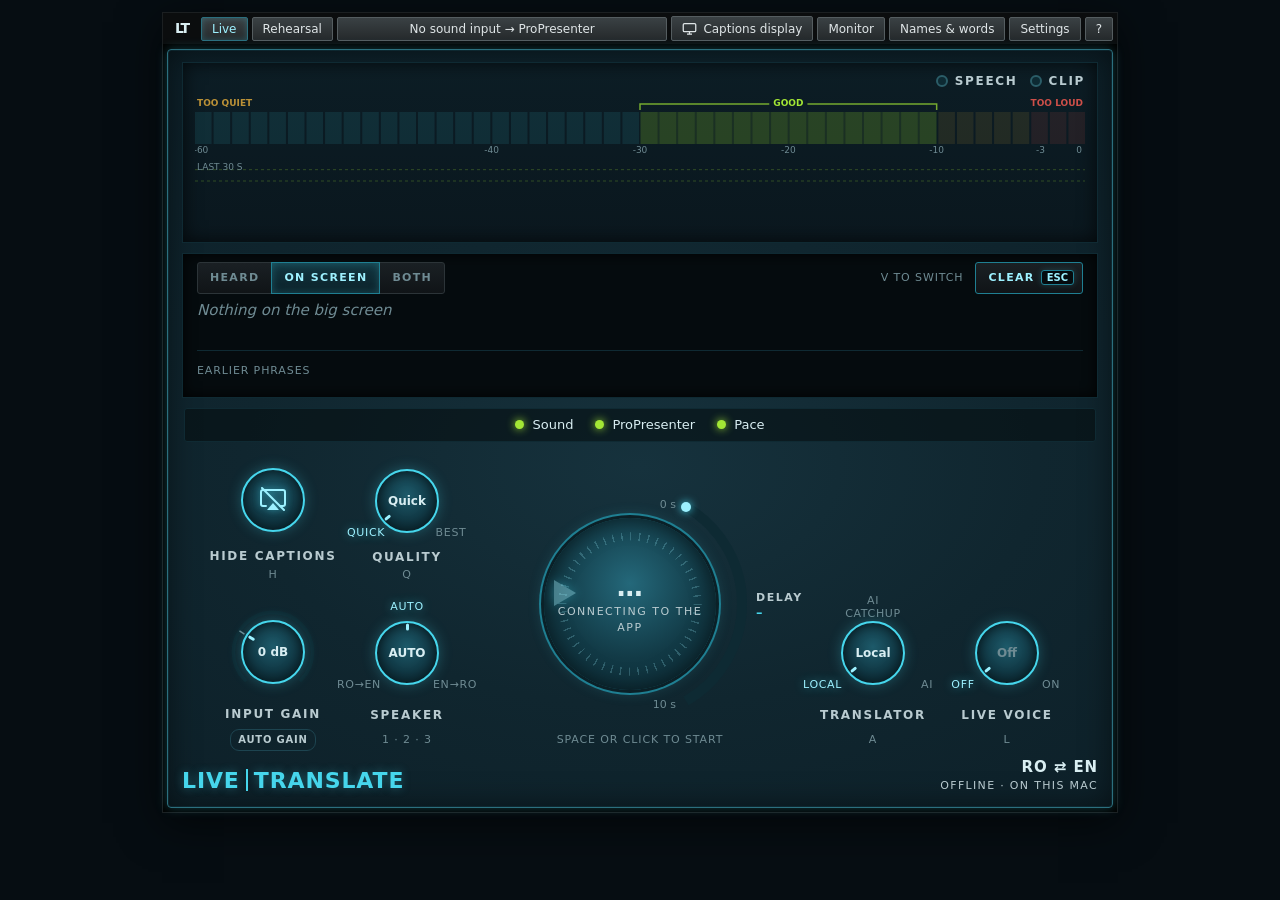
<file: src/live/ui/index.html>
<!doctype html>
<html lang="en">
<head>
<meta charset="utf-8">
<meta name="viewport" content="width=device-width, initial-scale=1">
<title>Live RO2EN</title>
<link rel="stylesheet" href="styles/tokens.css">
</head>
<body>
<!-- No header here: every screen draws the shared toolbar itself (components/frame.js). This
     line only shows while the /ws connection is lost, or which mock scenario is running. -->
<p class="conn" id="conn" role="status" aria-live="polite" hidden></p>
<main id="screen"></main>
<script type="module">
  // ?mock=<scenario> drives the UI from mock_state.js instead of the live /ws feed
  import { createStore } from "./core/store.js";
  import { connect, REMOTE } from "./core/api.js";
  import { startRouter } from "./core/router.js";

  const mock = new URLSearchParams(location.search).get("mock");
  const store = createStore(mock === null ? { offline: true } : {});   // nothing is known before /ws answers
  const conn = document.getElementById("conn");
  if (mock !== null) {
    const { startMock } = await import("./mock_state.js");
    startMock(store, mock || "live");
    conn.textContent = `Practice data: ${mock || "live"}`;
    conn.dataset.kind = "mock";
    conn.hidden = false;
  } else {
    let seen = false;                      // say nothing while the first connection opens
    connect(store, ok => {
      seen ||= ok;
      if (!ok) store.set({ ...store.get(), offline: true });   // the last state is stale now
      conn.textContent = ok ? "" : "Lost contact with the app. Trying again…";
      conn.hidden = ok || !seen;
    });
    setTimeout(() => { if (!seen) { conn.textContent = "Connecting to the app…"; conn.hidden = false; } }, 3000);
  }
  if (REMOTE) {             // Live Remote's full view: the Live screen alone, its window fitted to the console
    document.body.classList.add("remote");
    const tell = window.webkit?.messageHandlers?.size;
    const main = document.getElementById("screen");
    if (tell) new ResizeObserver(() => {
      const u = main.querySelector(".unit");
      if (u && u.offsetHeight) tell.postMessage({ w: u.offsetWidth, h: u.offsetHeight });
    }).observe(main);
  }
  startRouter(document.getElementById("screen"), store, { only: REMOTE ? "live" : null });
</script>
</body>
</html>
</file>
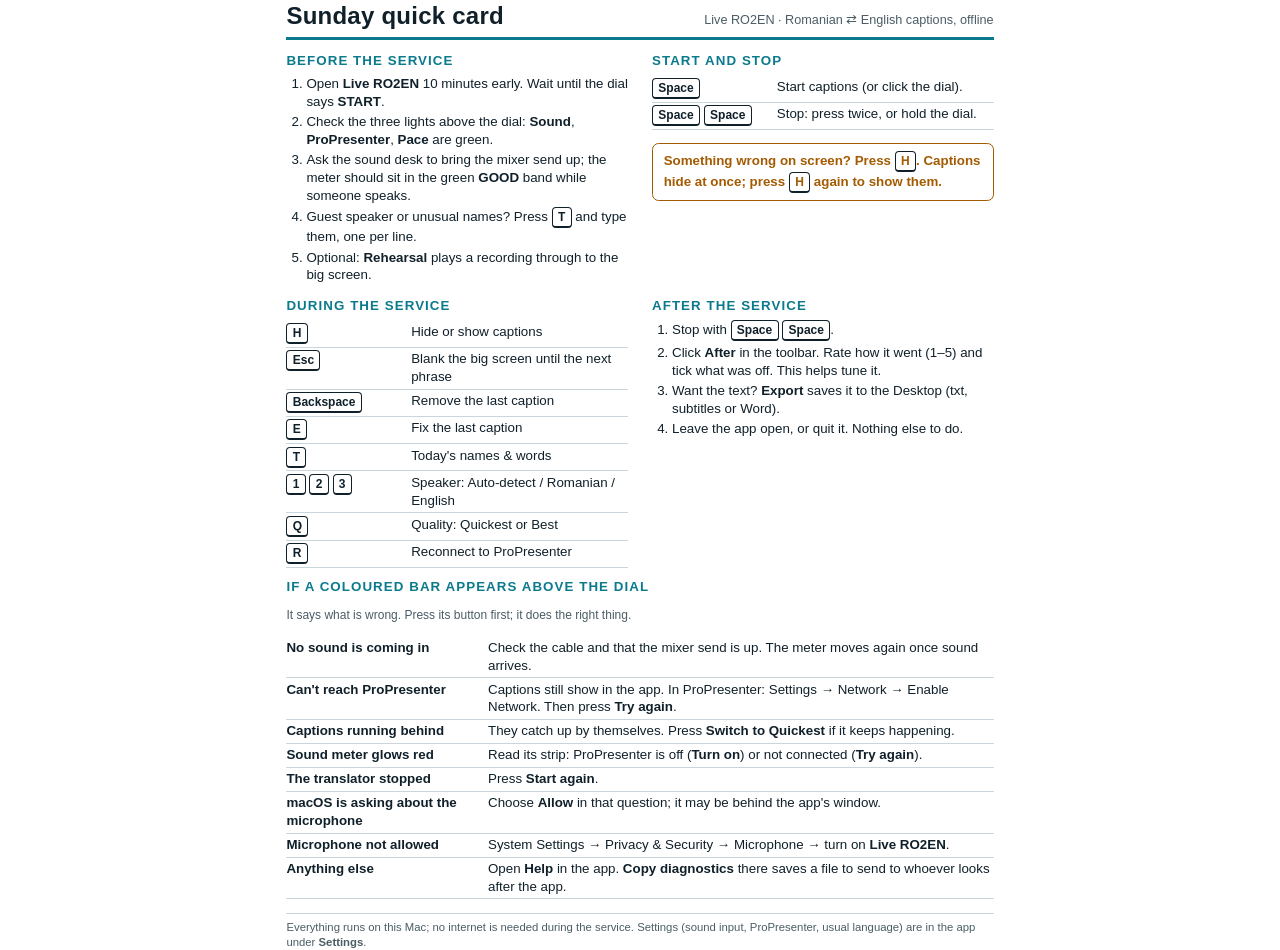
<file: docs/sunday_quick_card.html>
<!doctype html>
<html lang="en">
<head>
<meta charset="utf-8">
<title>Sunday Quick Card</title>
<style>
  @page { size: letter; margin: 0.4in; }
  :root { --ink: #10202a; --soft: #4a5d66; --rule: #c9d6db; --accent: #0b7a8c; --warn: #a35a00; }
  * { box-sizing: border-box; }
  body { margin: 0; color: var(--ink); background: #fff;
         font: 10pt/1.33 -apple-system, "Helvetica Neue", Helvetica, Arial, sans-serif; }
  .page { max-width: 7.7in; margin: 0 auto; padding: 0 16px; }
  @media print { .page { padding: 0; } }
  header { display: flex; align-items: baseline; justify-content: space-between; gap: 12px;
           border-bottom: 2.5pt solid var(--accent); padding-bottom: 4pt; margin-bottom: 9pt; }
  h1 { font-size: 18pt; margin: 0; letter-spacing: .01em; white-space: nowrap; }
  header p { margin: 0; color: var(--soft); font-size: 9.5pt; }
  .grid { display: grid; grid-template-columns: 1fr 1fr; gap: 8pt 18pt; }
  section { break-inside: avoid; }
  h2 { font-size: 10pt; text-transform: uppercase; letter-spacing: .08em; color: var(--accent);
       margin: 0 0 4pt; }
  ol, ul { margin: 0; padding-left: 15pt; }
  li { margin: 0 0 2pt; }
  table { width: 100%; border-collapse: collapse; }
  td { padding: 2pt 0; border-bottom: .5pt solid var(--rule); vertical-align: top; }
  td:first-child { width: 1.3in; white-space: nowrap; padding-right: 6pt; }
  kbd { display: inline-block; min-width: 1.6em; padding: 0 4pt; border: .8pt solid var(--ink);
        border-bottom-width: 1.6pt; border-radius: 3pt; font: 600 9pt/1.5 -apple-system, Helvetica, sans-serif;
        text-align: center; }
  .wide { grid-column: 1 / -1; }
  .problems td:first-child { width: 2.1in; white-space: normal; font-weight: 600; }
  .note { color: var(--soft); font-size: 9pt; }
  .panic { border: 1.2pt solid var(--warn); border-radius: 5pt; padding: 5pt 8pt; color: var(--warn); font-weight: 600; }
  footer { margin-top: 10pt; padding-top: 5pt; border-top: .5pt solid var(--rule); color: var(--soft); font-size: 8.5pt; }
  @media (max-width: 640px) { .grid { grid-template-columns: 1fr; } }
</style>
</head>
<body>
<div class="page">
  <header>
    <h1>Sunday quick card</h1>
    <p>Live RO2EN · Romanian ⇄ English captions, offline</p>
  </header>

  <div class="grid">
    <section>
      <h2>Before the service</h2>
      <ol>
        <li>Open <b>Live RO2EN</b> 10 minutes early. Wait until the dial says <b>START</b>.</li>
        <li>Check the three lights above the dial: <b>Sound</b>, <b>ProPresenter</b>, <b>Pace</b> are green.</li>
        <li>Ask the sound desk to bring the mixer send up; the meter should sit in the green <b>GOOD</b> band while someone speaks.</li>
        <li>Guest speaker or unusual names? Press <kbd>T</kbd> and type them, one per line.</li>
        <li>Optional: <b>Rehearsal</b> plays a recording through to the big screen.</li>
      </ol>
    </section>

    <section>
      <h2>Start and stop</h2>
      <table>
        <tr><td><kbd>Space</kbd></td><td>Start captions (or click the dial).</td></tr>
        <tr><td><kbd>Space</kbd> <kbd>Space</kbd></td><td>Stop: press twice, or hold the dial.</td></tr>
      </table>
      <p class="panic">Something wrong on screen? Press <kbd>H</kbd>. Captions hide at once; press <kbd>H</kbd> again to show them.</p>
    </section>

    <section>
      <h2>During the service</h2>
      <table>
        <tr><td><kbd>H</kbd></td><td>Hide or show captions</td></tr>
        <tr><td><kbd>Esc</kbd></td><td>Blank the big screen until the next phrase</td></tr>
        <tr><td><kbd>Backspace</kbd></td><td>Remove the last caption</td></tr>
        <tr><td><kbd>E</kbd></td><td>Fix the last caption</td></tr>
        <tr><td><kbd>T</kbd></td><td>Today's names &amp; words</td></tr>
        <tr><td><kbd>1</kbd> <kbd>2</kbd> <kbd>3</kbd></td><td>Speaker: Auto-detect / Romanian / English</td></tr>
        <tr><td><kbd>Q</kbd></td><td>Quality: Quickest or Best</td></tr>
        <tr><td><kbd>R</kbd></td><td>Reconnect to ProPresenter</td></tr>
      </table>
    </section>

    <section>
      <h2>After the service</h2>
      <ol>
        <li>Stop with <kbd>Space</kbd> <kbd>Space</kbd>.</li>
        <li>Click <b>After</b> in the toolbar. Rate how it went (1–5) and tick what was off. This helps tune it.</li>
        <li>Want the text? <b>Export</b> saves it to the Desktop (txt, subtitles or Word).</li>
        <li>Leave the app open, or quit it. Nothing else to do.</li>
      </ol>
    </section>

    <section class="wide problems">
      <h2>If a coloured bar appears above the dial</h2>
      <p class="note">It says what is wrong. Press its button first; it does the right thing.</p>
      <table>
        <tr><td>No sound is coming in</td><td>Check the cable and that the mixer send is up. The meter moves again once sound arrives.</td></tr>
        <tr><td>Can't reach ProPresenter</td><td>Captions still show in the app. In ProPresenter: Settings → Network → Enable Network. Then press <b>Try again</b>.</td></tr>
        <tr><td>Captions running behind</td><td>They catch up by themselves. Press <b>Switch to Quickest</b> if it keeps happening.</td></tr>
        <tr><td>Sound meter glows red</td><td>Read its strip: ProPresenter is off (<b>Turn on</b>) or not connected (<b>Try again</b>).</td></tr>
        <tr><td>The translator stopped</td><td>Press <b>Start again</b>.</td></tr>
        <tr><td>macOS is asking about the microphone</td><td>Choose <b>Allow</b> in that question; it may be behind the app's window.</td></tr>
        <tr><td>Microphone not allowed</td><td>System Settings → Privacy &amp; Security → Microphone → turn on <b>Live RO2EN</b>.</td></tr>
        <tr><td>Anything else</td><td>Open <b>Help</b> in the app. <b>Copy diagnostics</b> there saves a file to send to whoever looks after the app.</td></tr>
      </table>
    </section>
  </div>

  <footer>Everything runs on this Mac; no internet is needed during the service. Settings (sound input, ProPresenter, usual language) are in the app under <b>Settings</b>.</footer>
</div>
</body>
</html>
</file>
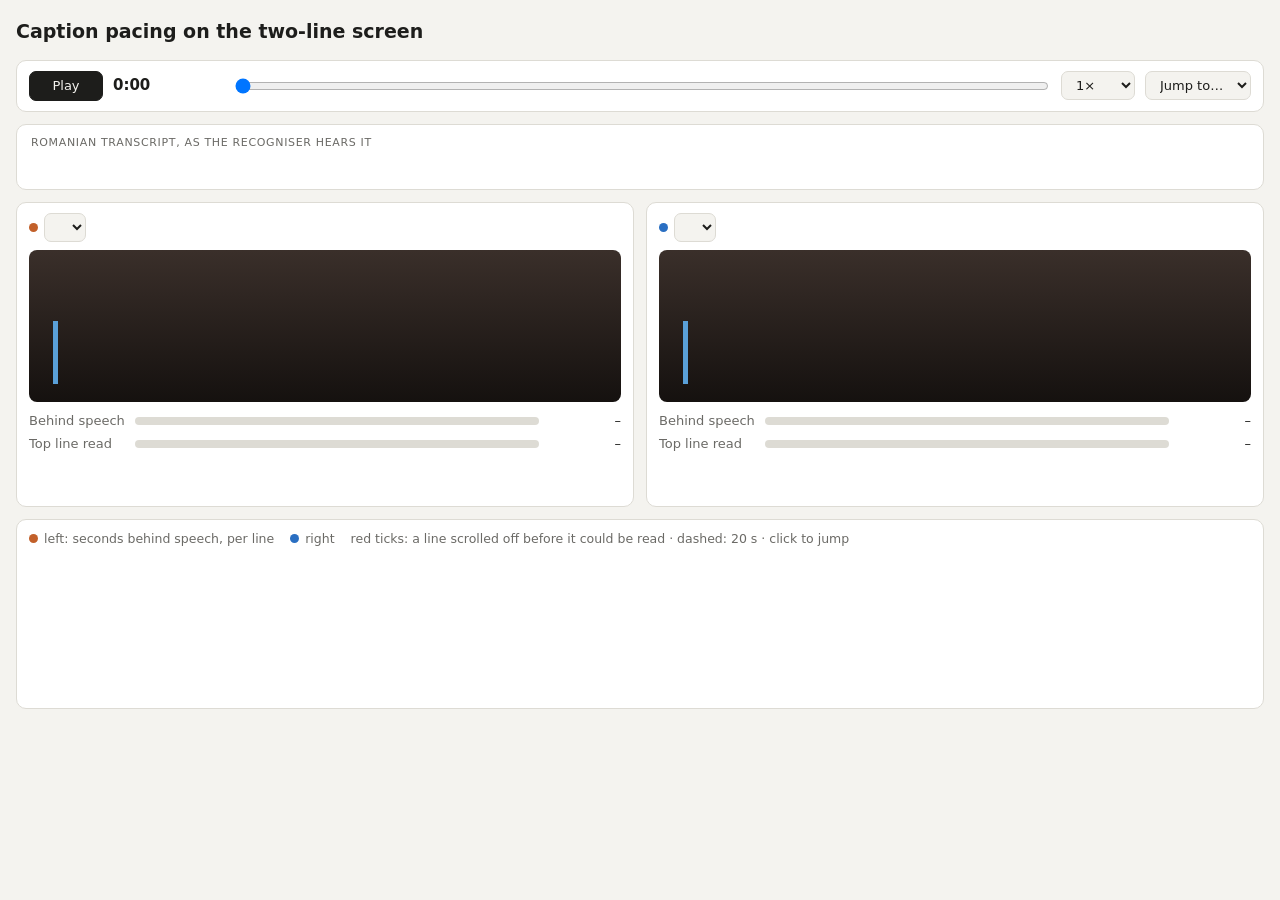
<file: scripts/sentence_cut_player.html>
<!doctype html>
<html lang="en">
<head>
<meta charset="utf-8">
<meta name="viewport" content="width=device-width, initial-scale=1">
<title>Caption pacing</title>
<link rel="preconnect" href="https://fonts.googleapis.com">
<link href="https://fonts.googleapis.com/css2?family=Montserrat:wght@700&display=swap" rel="stylesheet">
<style>
  :root {
    --bg: #f4f3ef; --panel: #ffffff; --ink: #1d1d1b; --muted: #6b6a66; --line: #dddbd4;
    --a: #c2602a; --b: #2a6fc2; --ok: #2f8a4a; --warn: #c79a1c; --bad: #c23a2a;
  }
  @media (prefers-color-scheme: dark) {
    :root { --bg: #17181b; --panel: #202125; --ink: #ecebe6; --muted: #9a9993; --line: #34353a; }
  }
  * { box-sizing: border-box; }
  body { margin: 0; background: var(--bg); color: var(--ink); font: 15px/1.45 -apple-system, "SF Pro Text", system-ui, sans-serif; }
  main { max-width: 1320px; margin: 0 auto; padding: 18px 16px 40px; }
  h1 { font-size: 19px; margin: 0 0 2px; font-weight: 650; }
  .sub { color: var(--muted); font-size: 13px; margin-bottom: 14px; }
  .bar { display: flex; flex-wrap: wrap; gap: 10px; align-items: center; background: var(--panel); border: 1px solid var(--line);
         border-radius: 10px; padding: 10px 12px; margin-bottom: 12px; }
  button, select { font: inherit; font-size: 13px; padding: 5px 10px; border-radius: 7px; border: 1px solid var(--line);
                   background: var(--bg); color: var(--ink); cursor: pointer; max-width: 100%; }
  button.primary { background: var(--ink); color: var(--bg); border-color: var(--ink); min-width: 74px; }
  .clock { font-variant-numeric: tabular-nums; font-weight: 600; min-width: 110px; }
  .grow { flex: 1; min-width: 120px; }
  .ro { background: var(--panel); border: 1px solid var(--line); border-radius: 10px; padding: 10px 14px; margin-bottom: 12px; min-height: 66px; }
  .lbl { font-size: 11px; text-transform: uppercase; letter-spacing: .06em; color: var(--muted); margin-bottom: 4px; }
  .ro .txt { font-size: 15px; color: var(--muted); }
  .ro .txt b { color: var(--ink); font-weight: 500; }
  .cols { display: grid; grid-template-columns: 1fr 1fr; gap: 12px; }
  @media (max-width: 860px) { .cols { grid-template-columns: 1fr; } }
  .col { background: var(--panel); border: 1px solid var(--line); border-radius: 10px; padding: 10px 12px; min-width: 0; }
  .col .head { margin-bottom: 8px; font-weight: 650; }
  .dot { display: inline-block; width: 9px; height: 9px; border-radius: 50%; margin-right: 6px; }
  /* the projection: dark band, two lines of up to 42 characters, upper case, bar on the left */
  .screen { background: linear-gradient(#3a2f2a, #15110f); border-radius: 8px; padding: 12% 4% 3%; position: relative; overflow: hidden; }
  .band { border-left: 5px solid #5aa0d8; padding: 2px 0 2px 14px; font-family: Montserrat, "Arial Black", sans-serif; font-weight: 700;
          text-transform: uppercase; color: #fff; letter-spacing: .02em; font-size: clamp(11px, 1.55vw, 19px); line-height: 1.55;
          text-shadow: 0 1px 3px #0009; }
  .band div { white-space: nowrap; min-height: 1.55em; }
  .band .gone { animation: up .35s ease-out; }
  .band.pop { animation: pop .25s ease-out; }
  @keyframes pop { from { opacity: 0; } to { opacity: 1; } }
  @keyframes up { from { transform: translateY(1.55em); opacity: .4; } to { transform: none; opacity: 1; } }
  .meters { display: grid; grid-template-columns: auto 1fr auto; gap: 4px 10px; align-items: center; margin-top: 10px; font-size: 13px; }
  .meters .k { color: var(--muted); }
  .track { height: 8px; background: var(--line); border-radius: 99px; overflow: hidden; }
  .fill { height: 100%; width: 0; border-radius: 99px; }
  .v { font-variant-numeric: tabular-nums; text-align: right; min-width: 72px; }
  .count { font-size: 12.5px; color: var(--muted); margin-top: 6px; }
  .count b { color: var(--bad); }
  .src { margin-top: 6px; font-size: 12.5px; color: var(--muted); min-height: 36px; }
  .chart { background: var(--panel); border: 1px solid var(--line); border-radius: 10px; padding: 10px 12px; margin-top: 12px; }
  .chart svg { width: 100%; height: 150px; display: block; cursor: pointer; }
  .legend { display: flex; gap: 16px; font-size: 12.5px; color: var(--muted); flex-wrap: wrap; }
  .tblwrap { overflow-x: auto; }
  table { width: 100%; border-collapse: collapse; font-size: 13px; margin-top: 12px; font-variant-numeric: tabular-nums; }
  th, td { text-align: right; padding: 5px 8px; border-bottom: 1px solid var(--line); white-space: nowrap; }
  th:first-child, td:first-child { text-align: left; }
  th { color: var(--muted); font-weight: 500; }
  .note { font-size: 12.5px; color: var(--muted); margin-top: 8px; }
</style>
</head>
<body>
<main>
  <h1>Caption pacing on the two-line screen</h1>
  <div class="sub" id="sub"></div>

  <div class="bar">
    <button class="primary" id="play">Play</button>
    <span class="clock" id="clock">0:00</span>
    <input type="range" id="seek" class="grow" min="0" max="100" step="0.1" value="0">
    <select id="speed"><option value="1">1×</option><option value="1.5">1.5×</option><option value="2">2×</option></select>
    <select id="jump"><option value="">Jump to…</option></select>
  </div>

  <div class="ro"><div class="lbl">Romanian transcript, as the recogniser hears it</div><div class="txt" id="ro"></div></div>

  <div class="cols">
    <div class="col" data-side="a">
      <div class="head"><span class="dot" style="background:var(--a)"></span><select class="pick"></select></div>
      <div class="screen"><div class="band"><div class="l0"></div><div class="l1"></div></div></div>
      <div class="meters">
        <span class="k">Behind speech</span><div class="track"><div class="fill lagf"></div></div><span class="v lagv">–</span>
        <span class="k">Top line read</span><div class="track"><div class="fill readf"></div></div><span class="v readv">–</span>
      </div>
      <div class="count"></div>
      <div class="src"></div>
    </div>
    <div class="col" data-side="b">
      <div class="head"><span class="dot" style="background:var(--b)"></span><select class="pick"></select></div>
      <div class="screen"><div class="band"><div class="l0"></div><div class="l1"></div></div></div>
      <div class="meters">
        <span class="k">Behind speech</span><div class="track"><div class="fill lagf"></div></div><span class="v lagv">–</span>
        <span class="k">Top line read</span><div class="track"><div class="fill readf"></div></div><span class="v readv">–</span>
      </div>
      <div class="count"></div>
      <div class="src"></div>
    </div>
  </div>

  <div class="chart">
    <div class="legend"><span><span class="dot" style="background:var(--a)"></span>left: seconds behind speech, per line</span>
      <span><span class="dot" style="background:var(--b)"></span>right</span>
      <span>red ticks: a line scrolled off before it could be read · dashed: 20 s · click to jump</span></div>
    <svg id="svg" preserveAspectRatio="none"></svg>
  </div>

  <div class="tblwrap"><table id="tbl"></table></div>
  <div class="note" id="note"></div>
  <audio id="audio" preload="auto"></audio>
</main>
<script>
const DATA = __DATA__;
const S = DATA.screens, C = DATA.conf, names = Object.keys(S);
const audio = document.getElementById("audio");
// loaded whole, so it can be sought on a plain static server (no range requests)
fetch("__AUDIO__").then(r => r.blob()).then(b => { audio.src = URL.createObjectURL(b); });
const fmt = s => { s = Math.max(0, s); const m = Math.floor(s / 60); return m + ":" + String(Math.floor(s % 60)).padStart(2, "0"); };
const end = Math.max(...names.flatMap(n => S[n].items.map(x => (x.parts ? x.parts[x.parts.length - 1][0] : x.t ?? x.show) + 3)));
const pieces = DATA.app;
document.getElementById("sub").textContent =
  `${DATA.run} · ${C.lines} lines of up to ${C.chars} characters · a line needs ${C.min_line_s} s or words ÷ ${C.wps} per second, whichever is longer · sentences at most ${DATA.cap_s} s long`;

const sides = {};
for (const el of document.querySelectorAll(".col")) {
  const side = el.dataset.side, pick = el.querySelector(".pick");
  for (const n of names) pick.add(new Option(n, n));
  pick.value = side === "a" ? "today: the app's caption box" : "the app's box, read-time pacing";
  sides[side] = { pick, l0: el.querySelector(".l0"), l1: el.querySelector(".l1"), lagf: el.querySelector(".lagf"),
                  lagv: el.querySelector(".lagv"), readf: el.querySelector(".readf"), readv: el.querySelector(".readv"),
                  count: el.querySelector(".count"), src: el.querySelector(".src"), top: -9,
                  band: el.querySelector(".band"), readk: el.querySelectorAll(".meters .k")[1] };
  pick.onchange = () => { sides[side].top = -9; draw(); tick(); };
}

function lastAt(arr, t, key) {           // index of the last item with arr[i][key] <= t
  let lo = 0, hi = arr.length - 1, k = -1;
  while (lo <= hi) { const m = (lo + hi) >> 1; if (key(arr[m]) <= t) { k = m; lo = m + 1; } else hi = m - 1; }
  return k;
}
function textAt(line, t) { let s = ""; for (const [pt, tx] of line.parts) { if (pt <= t) s = tx; else break; } return s; }
function color(v, good, bad) { return v <= good ? "var(--ok)" : v <= bad ? "var(--warn)" : "var(--bad)"; }

function frameTick(s, F, i, t) {       // the app's own caption box, frame by frame
  s.readk.textContent = "Top line read";
  const f = i >= 0 ? F[i] : null;
  const top = f && f.lines.length ? f.lines[0] : "";
  if (top !== s.top) { s.l1.classList.remove("gone"); void s.l1.offsetWidth; s.l1.classList.add("gone"); s.top = top; }
  s.l0.textContent = f ? (f.lines.length > 1 ? f.lines[0] : f.lines[0] || "") : "";
  s.l1.textContent = f && f.lines.length > 1 ? f.lines[1] : "";
  if (!f) { s.lagv.textContent = "–"; s.readv.textContent = "–"; s.lagf.style.width = 0; s.readf.style.width = 0; return; }
  s.lagf.style.width = Math.min(100, f.lag / 30 * 100) + "%";
  s.lagf.style.background = color(f.lag, 8, 20);
  s.lagv.textContent = f.lag.toFixed(1) + " s";
  const had = t - f.top_since;
  s.readf.style.width = Math.min(100, had / f.top_need * 100) + "%";
  const next = F.slice(i + 1).find(g => g.lines[0] !== top);
  const ok = !next || next.t - f.top_since + 0.05 >= f.top_need;
  s.readf.style.background = ok ? "var(--ok)" : "var(--bad)";
  s.readv.textContent = `${Math.min(had, f.top_need).toFixed(1)} / ${f.top_need.toFixed(1)} s`;
  s.count.innerHTML = `Lines scrolled off before they could be read so far: <b>${f.gone}</b> of ${f.popped}`;
  s.src.textContent = "Romanian: " + f.ro;
}

function pageTick(s, L, i, t) {        // pop-on: the whole page at once, nothing moves
  s.readk.textContent = "Page read";
  if (i !== s.top) { s.band.classList.remove("pop"); void s.band.offsetWidth; s.band.classList.add("pop"); s.top = i; }
  const pg = i >= 0 ? L[i] : null;
  s.l0.textContent = pg ? pg.lines[0] || "" : "";
  s.l1.textContent = pg ? pg.lines[1] || "" : "";
  s.l1.classList.remove("gone");
  if (!pg) { s.lagv.textContent = "–"; s.readv.textContent = "–"; s.lagf.style.width = 0; s.readf.style.width = 0; return; }
  s.lagf.style.width = Math.min(100, pg.lag / 30 * 100) + "%";
  s.lagf.style.background = color(pg.lag, 8, 20);
  s.lagv.textContent = pg.lag.toFixed(1) + " s";
  const had = t - pg.show;
  s.readf.style.width = Math.min(100, had / pg.need * 100) + "%";
  s.readf.style.background = pg.up + 0.05 >= pg.need ? "var(--ok)" : "var(--bad)";
  s.readv.textContent = `${Math.min(had, pg.need).toFixed(1)} / ${pg.need.toFixed(1)} s`;
  const gone = L.slice(0, Math.max(0, i)).filter(x => x.up < x.need - 0.05).length;
  s.count.innerHTML = `Pages replaced before they could be read so far: <b>${gone}</b> of ${Math.max(0, i)}`;
  s.src.textContent = "Romanian: " + pg.ro;
}

function tick() {
  const t = audio.currentTime;
  document.getElementById("clock").textContent = fmt(t) + " / " + fmt(audio.duration || end);
  document.getElementById("seek").value = (t / (audio.duration || end)) * 100;
  const k = lastAt(pieces, t, p => p.ready);
  document.getElementById("ro").innerHTML = pieces.slice(Math.max(0, k - 2), k + 1)
    .map((p, i, a) => i === a.length - 1 ? `<b>${p.ro}</b>` : p.ro).join(" ");
  for (const s of Object.values(sides)) {
    const mode = S[s.pick.value].mode, L = S[s.pick.value].items;
    if (mode === "frames") { frameTick(s, L, lastAt(L, t, x => x.t), t); continue; }
    const i = lastAt(L, t, x => x.show);
    if (mode === "pages") { pageTick(s, L, i, t); continue; }
    s.readk.textContent = "Top line read";
    const lines = [];
    for (let j = Math.max(0, i - C.lines + 1); j <= i; j++) lines.push(j);
    while (lines.length < C.lines) lines.unshift(-1);
    const top = lines[0];
    if (top !== s.top) { s.l1.classList.remove("gone"); void s.l1.offsetWidth; s.l1.classList.add("gone"); s.top = top; }
    s.l0.textContent = top >= 0 ? textAt(L[top], t) : "";
    s.l1.textContent = lines[1] >= 0 ? textAt(L[lines[1]], t) : "";
    const newest = i >= 0 ? L[i] : null;
    if (!newest) { s.lagv.textContent = "–"; s.readv.textContent = "–"; s.lagf.style.width = 0; s.readf.style.width = 0; continue; }
    const lag = newest.lag;
    s.lagf.style.width = Math.min(100, lag / 30 * 100) + "%";
    s.lagf.style.background = color(lag, 8, 20);
    s.lagv.textContent = lag.toFixed(1) + " s";
    if (top >= 0) {                      // the top line: how much of its reading time it has had so far
      const x = L[top], had = t - x.show, ok = x.up + 0.05 >= x.need;
      s.readf.style.width = Math.min(100, had / x.need * 100) + "%";
      s.readf.style.background = ok ? "var(--ok)" : "var(--bad)";
      s.readv.textContent = `${Math.min(had, x.need).toFixed(1)} / ${x.need.toFixed(1)} s`;
    }
    const gone = L.slice(0, Math.max(0, i - C.lines + 1)).filter(x => x.up < x.need - 0.05).length;
    s.count.innerHTML = `Lines scrolled off before they could be read so far: <b>${gone}</b> of ${Math.max(0, i - C.lines + 1)}`;
    s.src.textContent = "Romanian: " + newest.ro;
  }
}

function draw() {
  const svg = document.getElementById("svg"), W = 1000, H = 150, top = 30;
  svg.setAttribute("viewBox", `0 0 ${W} ${H}`);
  const x = t => t / end * W, y = v => H - Math.min(v, top) / top * (H - 14) - 2;
  let out = `<line x1="0" x2="${W}" y1="${y(20)}" y2="${y(20)}" stroke="var(--muted)" stroke-dasharray="5 5" vector-effect="non-scaling-stroke"/>`;
  for (const [side, col, ty] of [["a", "var(--a)", 0], ["b", "var(--b)", 6]]) {
    const scr = S[sides[side].pick.value], L = scr.items;
    const when = l => l.t ?? l.show;
    const pts = L.map(l => `${x(when(l)).toFixed(1)},${y(l.lag).toFixed(1)}`).join(" ");
    out += `<polyline points="${pts}" fill="none" stroke="${col}" stroke-width="1.6" vector-effect="non-scaling-stroke" opacity=".9"/>`;
    if (scr.mode === "frames") {
      for (let k = 1; k < L.length; k++) if (L[k].gone > L[k - 1].gone)
        out += `<line x1="${x(L[k].t)}" x2="${x(L[k].t)}" y1="${ty}" y2="${ty + 5}" stroke="${col}" stroke-width="1.5" vector-effect="non-scaling-stroke"/>`;
      continue;
    }
    for (const l of L) if (l.up < l.need - 0.05)
      out += `<line x1="${x(l.show)}" x2="${x(l.show)}" y1="${ty}" y2="${ty + 5}" stroke="${col}" stroke-width="1.5" vector-effect="non-scaling-stroke"/>`;
  }
  out += `<line id="head" x1="0" x2="0" y1="0" y2="${H}" stroke="var(--ink)" stroke-width="1.5" vector-effect="non-scaling-stroke"/>`;
  svg.innerHTML = out;
}
function moveHead() { const h = document.getElementById("head"); if (h) { const X = audio.currentTime / end * 1000; h.setAttribute("x1", X); h.setAttribute("x2", X); } }
function seekTo(t) { audio.currentTime = t; tick(); moveHead(); }

document.getElementById("svg").onclick = e => { const r = e.currentTarget.getBoundingClientRect(); seekTo((e.clientX - r.left) / r.width * end); };
document.getElementById("play").onclick = () => audio.paused ? audio.play() : audio.pause();
audio.onplay = () => document.getElementById("play").textContent = "Pause";
audio.onpause = () => document.getElementById("play").textContent = "Play";
document.getElementById("seek").oninput = e => seekTo(e.target.value / 100 * (audio.duration || end));
document.getElementById("speed").onchange = e => audio.playbackRate = +e.target.value;
const jump = document.getElementById("jump");
for (const j of DATA.jumps) jump.add(new Option(`${fmt(j.t)}  ${j.label}`, j.t));
jump.onchange = () => { if (jump.value !== "") seekTo(+jump.value); };
setInterval(() => { tick(); moveHead(); }, 100);

const cols = ["chrf", "bleu", "lines", "lag_median", "lag_p90", "lag_max", "over_20s", "too_short_up"];
const heads = ["chrF++", "BLEU", "lines", "behind, median", "p90", "worst", "> 20 s", "scrolled off unread"];
const f = v => v == null ? "–" : Number.isInteger(v) ? v : v.toFixed(1);
document.getElementById("tbl").innerHTML = "<tr><th></th>" + heads.map(h => `<th>${h}</th>`).join("") + "</tr>" +
  Object.entries(DATA.rows).map(([n, r]) => `<tr><td>${n}</td>` + cols.map(c => `<td>${f(r[c])}</td>`).join("") + "</tr>").join("");
document.getElementById("note").textContent =
  "chrF++ / BLEU: the English translation against the reference translation, over ~20 s stretches (pacing does not change the words). " +
  "Line pacing: a new line waits until the line it pushes off the top has been up for its reading time. " +
  "Whole lines: every translation starts on a new line, and a line appears complete (it never grows). " +
  "Today's caption box: the app's own captions.py on a simulated clock (2.5 s per line, words revealed at speaking pace); " +
  "\"dwell fixed\" restarts a line's 2.5 s when words are added to it. " +
  "Pages: two lines appear together and are replaced together; each page waits for the one before to be read.";
draw(); tick();
</script>
</body>
</html>
</file>
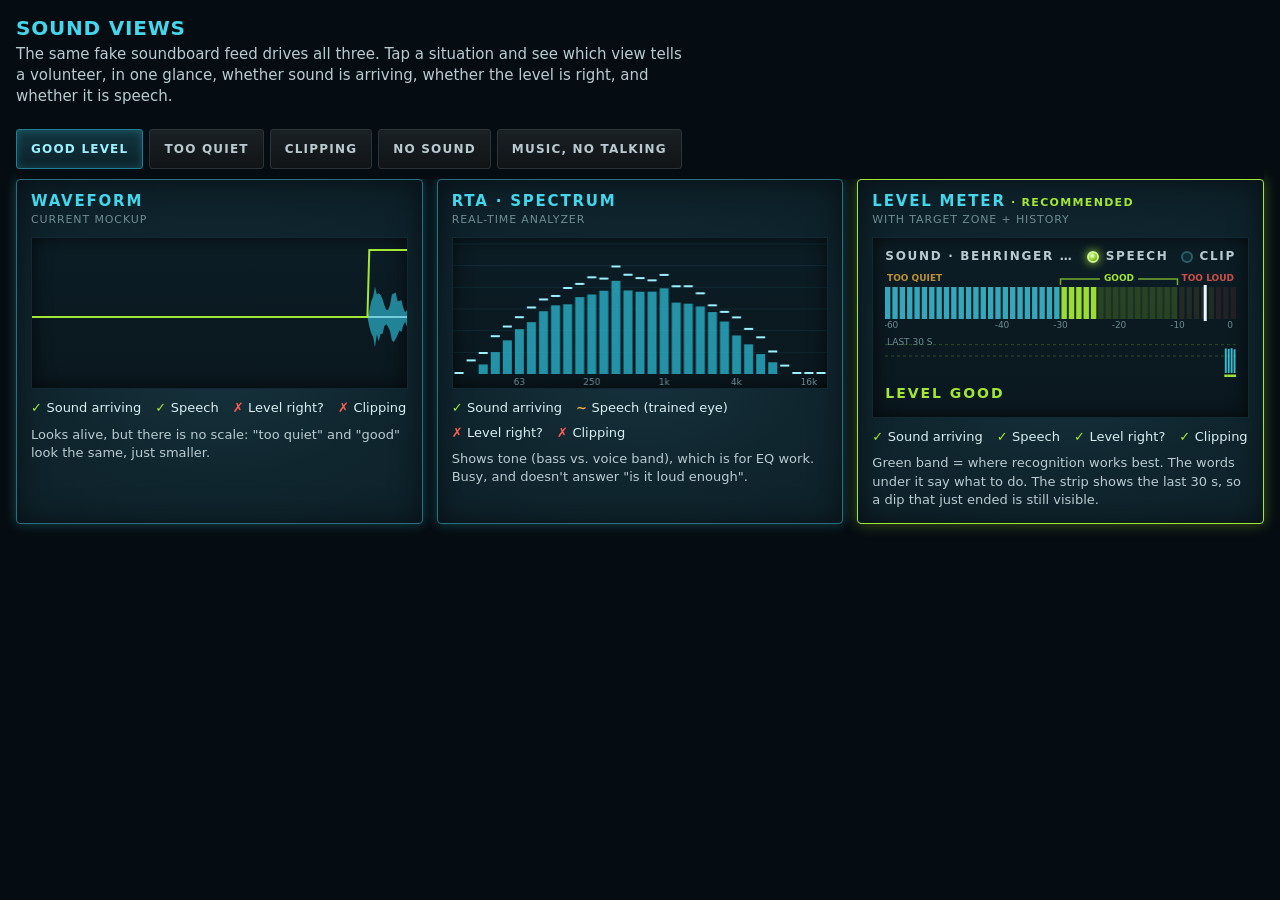
<file: docs/ui_mockup/compare.html>
<!doctype html>
<html lang="en">
<head>
<meta charset="utf-8">
<meta name="viewport" content="width=device-width, initial-scale=1">
<title>Sound views compared</title>
<!--
  Three ways to show "is sound coming in, is the level right, is it speech", all fed by the
  same fake input. Tap a scenario at the top to see how each view reacts. Offline, no deps.
  The meter block (between the meter:begin / meter:end markers) is copied into live.html.
-->
<style>
  :root {
    --bg-0:#060d12; --bg-1:#0a1a22; --bg-2:#10262f; --bg-3:#16323d;
    --edge:#2b6f7e; --edge-glow:rgba(70,214,236,.28);
    --cyan:#46d6ec; --cyan-hi:#9df1ff; --cyan-dim:#1f7f92; --cyan-fill:#2aa9bf;
    --lime:#a3e635; --amber:#f5b83d; --red:#ff5d52;
    --ink:#d9eef2; --label:#b9cbd0; --mute:#6f8b93;
    --font: -apple-system, "SF Pro Display", "Helvetica Neue", system-ui, sans-serif;
    --num: "SF Pro Rounded", ui-rounded, -apple-system, system-ui, sans-serif;
  }
  * { box-sizing:border-box; }
  body { margin:0; background:var(--bg-0); color:var(--ink); font:15px/1.4 var(--font); padding:16px; }
  h1 { font:700 20px var(--font); letter-spacing:.04em; color:var(--cyan); margin:0 0 4px; }
  .intro { color:var(--label); margin:0 0 12px; max-width:70ch; }
  .label { font-size:12px; letter-spacing:.14em; text-transform:uppercase; color:var(--label); font-weight:600; }
  .sub { font-size:11px; letter-spacing:.08em; text-transform:uppercase; color:var(--mute); }

  .scen { position:sticky; top:0; z-index:5; display:flex; flex-wrap:wrap; gap:6px; padding:10px 0;
          background:var(--bg-0); }
  .chip { font:600 12px var(--font); letter-spacing:.1em; text-transform:uppercase; color:var(--label);
          background:linear-gradient(#1a2024,#101417); border:1px solid #2c3438; border-radius:3px;
          padding:10px 14px; min-height:40px; cursor:pointer; }
  .chip[aria-pressed="true"] { color:var(--cyan-hi); border-color:var(--cyan-dim);
          background:linear-gradient(#123742,#0b2028); box-shadow:inset 0 0 8px rgba(70,214,236,.25); }

  .grid { display:grid; gap:14px; grid-template-columns:repeat(auto-fit, minmax(340px, 1fr)); }
  .card { padding:12px 14px 14px; border:1px solid var(--edge); border-radius:4px;
          background:radial-gradient(120% 90% at 50% 55%, var(--bg-3) 0%, var(--bg-2) 35%, var(--bg-1) 100%);
          box-shadow:inset 0 0 30px rgba(0,0,0,.5), 0 0 12px var(--edge-glow); }
  .card h2 { margin:0 0 2px; font:700 15px var(--font); letter-spacing:.12em; text-transform:uppercase; color:var(--cyan); }
  .card.pick { border-color:var(--lime); box-shadow:inset 0 0 30px rgba(0,0,0,.5), 0 0 14px rgba(163,230,53,.35); }
  .card.pick h2::after { content:"  ·  recommended"; color:var(--lime); font-size:11px; letter-spacing:.12em; }
  .inset { position:relative; margin-top:10px; background:linear-gradient(#0c1d25,#0a171e);
           border:1px solid #0f2a33; box-shadow:inset 0 0 18px rgba(0,0,0,.7); }
  .inset canvas { width:100%; display:block; }
  .scores { display:flex; flex-wrap:wrap; gap:6px 14px; margin-top:10px; font-size:13px; }
  .scores span::before { content:"✓ "; color:var(--lime); font-weight:700; }
  .scores span.no::before { content:"✗ "; color:var(--red); }
  .scores span.meh::before { content:"~ "; color:var(--amber); }
  .note { color:var(--label); font-size:13px; margin:8px 0 0; }

  /* meter:begin */
  .lvl { padding:10px 12px 10px; background:linear-gradient(#0c1d25,#0a171e); border:1px solid #0f2a33;
         box-shadow:inset 0 0 18px rgba(0,0,0,.7); }
  .lvl-top { display:flex; align-items:center; gap:12px; flex-wrap:wrap; margin-bottom:8px; }
  .lvl-top .dev { flex:1; min-width:0; overflow:hidden; text-overflow:ellipsis; white-space:nowrap; }
  .sled { display:inline-flex; align-items:center; gap:7px; }
  .sled b, .cled b { width:12px; height:12px; border-radius:50%; background:#0d2a33; border:2px solid #2b5d68; }
  .sled.on b { background:radial-gradient(circle at 40% 35%, #fff 0, var(--lime) 40%, #4d7a0f 100%);
               border-color:#d4f59a; box-shadow:0 0 10px var(--lime); }
  .cled.on b { background:radial-gradient(circle at 40% 35%, #fff 0, var(--red) 40%, #7a1610 100%);
               border-color:#ffb3ad; box-shadow:0 0 10px var(--red); }
  .cled { display:inline-flex; align-items:center; gap:7px; }
  .verdict { display:flex; align-items:baseline; gap:10px; flex-wrap:wrap; margin-top:8px; min-height:22px; }
  .verdict strong { font:700 14px var(--font); letter-spacing:.14em; text-transform:uppercase; }
  .verdict span { color:var(--label); font-size:13px; }
  .verdict.good strong { color:var(--lime); } .verdict.warn strong { color:var(--amber); }
  .verdict.bad strong { color:var(--red); }
  .lvl canvas { width:100%; display:block; }
  .lvl .meter { height:58px; } .lvl .hist { height:40px; margin-top:6px; }
  /* meter:end */

  @media (max-width:560px) { body { padding:10px; } .grid { grid-template-columns:1fr; } }
</style>
</head>
<body>
<h1>SOUND VIEWS</h1>
<p class="intro">The same fake soundboard feed drives all three. Tap a situation and see which view
tells a volunteer, in one glance, whether sound is arriving, whether the level is right, and whether
it is speech.</p>

<div class="scen" role="group" aria-label="Simulated input">
  <button class="chip" data-scen="good">Good level</button>
  <button class="chip" data-scen="quiet">Too quiet</button>
  <button class="chip" data-scen="hot">Clipping</button>
  <button class="chip" data-scen="none">No sound</button>
  <button class="chip" data-scen="music">Music, no talking</button>
</div>

<div class="grid">
  <section class="card">
    <h2>Waveform</h2><div class="sub">current mockup</div>
    <div class="inset"><canvas id="wave" style="height:150px"></canvas></div>
    <div class="scores"><span>Sound arriving</span><span>Speech</span><span class="no">Level right?</span><span class="no">Clipping</span></div>
    <p class="note">Looks alive, but there is no scale: "too quiet" and "good" look the same, just smaller.</p>
  </section>

  <section class="card">
    <h2>RTA · spectrum</h2><div class="sub">real-time analyzer</div>
    <div class="inset"><canvas id="rta" style="height:150px"></canvas></div>
    <div class="scores"><span>Sound arriving</span><span class="meh">Speech (trained eye)</span><span class="no">Level right?</span><span class="no">Clipping</span></div>
    <p class="note">Shows tone (bass vs. voice band), which is for EQ work. Busy, and doesn't answer "is it loud enough".</p>
  </section>

  <section class="card pick">
    <h2>Level meter</h2><div class="sub">with target zone + history</div>
    <div class="inset" style="border:0;background:none;box-shadow:none">
      <!-- meter-markup:begin -->
      <div class="lvl" id="lvl">
        <div class="lvl-top">
          <span class="label dev">Sound · Behringer UMC</span>
          <span class="sled" id="sled"><b></b><span class="label">Speech</span></span>
          <span class="cled" id="cled"><b></b><span class="label">Clip</span></span>
        </div>
        <canvas class="meter" id="meter"></canvas>
        <canvas class="hist" id="hist"></canvas>
        <div class="verdict" id="verdict" aria-live="polite"><strong></strong><span></span></div>
      </div>
      <!-- meter-markup:end -->
    </div>
    <div class="scores"><span>Sound arriving</span><span>Speech</span><span>Level right?</span><span>Clipping</span></div>
    <p class="note">Green band = where recognition works best. The words under it say what to do. The strip shows the last 30 s, so a dip that just ended is still visible.</p>
  </section>
</div>

<script>
const $ = id => document.getElementById(id);
const dpr = () => window.devicePixelRatio || 1;
function fit(cv) { const r = cv.getBoundingClientRect(); const w = Math.round(r.width * dpr()), h = Math.round(r.height * dpr());
                   if (cv.width !== w || cv.height !== h) { cv.width = w; cv.height = h; } return cv.getContext('2d'); }

/* meter:begin */
// ---- fake soundboard input: one sample every 50 ms ---------------------------------------
const SCEN = { good:{lvl:-22}, quiet:{lvl:-44}, hot:{lvl:-6}, none:{lvl:null}, music:{lvl:-20, music:true} };
let scen = 'good', tick = 0;
const BANDS = 31;                                         // 1/3-octave, 20 Hz .. 20 kHz
function sample() {
  tick++;
  const s = SCEN[scen];
  if (s.lvl == null) return { rms:-90, peak:-90, speech:false, bands:new Array(BANDS).fill(-90) };
  const speaking = !s.music && (Math.sin(tick / 40) + Math.sin(tick / 13) * .4) > -0.25;
  let rms;
  if (s.music) rms = s.lvl + Math.sin(tick / 6) * 3 + (Math.random() - .5) * 2;
  else rms = speaking ? s.lvl + (Math.abs(Math.sin(tick / 3.2)) - .6) * 14 + (Math.random() - .5) * 3
                      : Math.min(s.lvl - 20, -56) + Math.random() * 3;
  const peak = Math.min(0, rms + 9 + Math.random() * 3);
  const bands = [];
  for (let i = 0; i < BANDS; i++) {
    const oct = i / 3 - Math.log2(500 / 20);              // octaves from 500 Hz
    const shape = s.music ? -Math.abs(oct + 1.5) * 2.5 - (i > 26 ? 8 : 0)       // bass-heavy, broad
                          : speaking ? -oct * oct * 2.6 + (i === 13 || i === 17 ? 4 : 0) // voice band
                                     : -12 - Math.abs(oct) * 2;                    // room noise
    bands.push(rms + shape + (Math.random() - .5) * 5);
  }
  return { rms, peak, speech: speaking, bands };
}

// ---- level meter: segmented bar with a target zone, peak hold, clip LED, verdict, history ----
const MIN_DB = -60, GOOD_LO = -30, GOOD_HI = -10, HOT = -3;   // GOOD_* tuned at the church rehearsal
const M = { val:-90, peak:-90, peakT:0, clipT:-1e9, sigT:0, speechT:0, hist:[], acc:[], verdict:null, last:[] };
const xOf = (db, w) => Math.max(0, Math.min(1, (db - MIN_DB) / -MIN_DB)) * w;

function meterUpdate(sm, now) {
  M.val = sm.rms > M.val ? sm.rms : Math.max(sm.rms, M.val - 1.2);             // fast attack, slow release
  if (sm.peak >= M.peak || now - M.peakT > 1500) { M.peak = sm.peak; M.peakT = now; }
  if (sm.peak >= -1) M.clipT = now;
  if (sm.rms > -70) M.sigT = now;
  if (sm.speech) M.speechT = now;
  M.last = (M.last.concat([sm])).slice(-100);                                   // 5 s
  M.acc.push(sm);
  if (M.acc.length >= 5) {                                                      // a history bar per 250 ms
    const a = M.acc; M.acc = [];
    M.hist = M.hist.concat([{ db: Math.max(...a.map(x => x.rms)), speech: a.some(x => x.speech),
                              clip: a.some(x => x.peak >= -1) }]).slice(-120);  // 30 s
  }
  // verdict: what to do, in words
  const sp = M.last.filter(x => x.speech).map(x => x.rms);
  const avg = sp.length ? sp.reduce((p, q) => p + q, 0) / sp.length : null;
  let v;
  if (now - M.sigT > 3000) v = ['bad', 'No sound', 'Check the cable and that the mixer send is up.'];
  else if (now - M.clipT < 3000) v = ['bad', 'Clipping', 'Too loud: lower the gain on the mixer send.'];
  else if (avg != null && avg < GOOD_LO - 5) v = ['warn', 'Too quiet', 'Raise the mixer send for this input.'];
  else if (avg != null && avg > GOOD_HI) v = ['warn', 'Very loud', 'Lower the mixer send a little.'];
  else if (avg != null) v = ['good', 'Level good', ''];
  else if (now - M.speechT > 8000) v = ['warn', 'Sound, no talking', 'Music or noise only. Fine between speakers.'];
  else v = M.verdict || ['good', 'Level good', ''];
  M.verdict = v;
}

function meterDraw() {
  const cv = $('meter'), c = fit(cv), W = cv.width, H = cv.height, k = dpr();
  c.clearRect(0, 0, W, H);
  const barY = 14 * k, barH = H - barY - 12 * k;
  // target zone bracket + shading
  const gx0 = xOf(GOOD_LO, W), gx1 = xOf(GOOD_HI, W);
  c.fillStyle = 'rgba(163,230,53,.10)'; c.fillRect(gx0, barY, gx1 - gx0, barH);
  c.strokeStyle = 'rgba(163,230,53,.7)'; c.lineWidth = 1.5 * k;
  c.beginPath(); c.moveTo(gx0, barY - 2 * k); c.lineTo(gx0, 6 * k); c.lineTo(gx1, 6 * k); c.lineTo(gx1, barY - 2 * k); c.stroke();
  c.font = `600 ${9 * k}px -apple-system, system-ui, sans-serif`; c.textBaseline = 'middle';
  c.fillStyle = '#0b1c24'; const tw = c.measureText('GOOD').width + 8 * k;
  c.fillRect((gx0 + gx1) / 2 - tw / 2, 1 * k, tw, 10 * k);
  c.fillStyle = '#a3e635'; c.textAlign = 'center'; c.fillText('GOOD', (gx0 + gx1) / 2, 6 * k);
  c.fillStyle = 'rgba(245,184,61,.75)'; c.textAlign = 'left'; c.fillText('TOO QUIET', 2 * k, 6 * k);
  c.fillStyle = 'rgba(255,93,82,.8)'; c.textAlign = 'right'; c.fillText('TOO LOUD', W - 2 * k, 6 * k);
  // segments
  const n = 48, gap = 2 * k, sw = (W - gap * (n - 1)) / n;
  for (let i = 0; i < n; i++) {
    const db = MIN_DB + (i + 1) * (-MIN_DB / n), x = i * (sw + gap), lit = db <= M.val + 0.01;
    const col = db > HOT ? '255,93,82' : db > GOOD_HI ? '245,184,61' : db > GOOD_LO ? '163,230,53' : '70,214,236';
    c.fillStyle = lit ? `rgba(${col},${db > GOOD_LO ? .95 : .75})` : `rgba(${col},.10)`;
    c.fillRect(x, barY, sw, barH);
  }
  // peak hold tick
  if (M.peak > MIN_DB) { const px = xOf(M.peak, W); c.fillStyle = '#e8fbff'; c.fillRect(px - 1.5 * k, barY - 2 * k, 3 * k, barH + 4 * k); }
  // scale
  c.fillStyle = '#6f8b93'; c.textAlign = 'center'; c.font = `${9 * k}px -apple-system, system-ui, sans-serif`;
  for (const d of W < 420 * k ? [-60, -40, -30, -20, -10, 0] : [-60, -40, -30, -20, -10, -3, 0]) {
    const x = Math.min(W - 6 * k, Math.max(6 * k, xOf(d, W)));
    c.fillText(String(d), x, H - 5 * k);
  }
}

function histDraw() {
  const cv = $('hist'), c = fit(cv), W = cv.width, H = cv.height, k = dpr();
  c.clearRect(0, 0, W, H);
  const n = 120, bw = W / n, base = H - 4 * k;
  c.strokeStyle = 'rgba(163,230,53,.25)'; c.setLineDash([3 * k, 3 * k]); c.lineWidth = 1 * k;   // good band edges
  for (const d of [GOOD_LO, GOOD_HI]) { const y = base - (d - MIN_DB) / -MIN_DB * (base - 2 * k); c.beginPath(); c.moveTo(0, y); c.lineTo(W, y); c.stroke(); }
  c.setLineDash([]);
  M.hist.forEach((b, i) => {
    const x = W - (M.hist.length - i) * bw, h = Math.max(0, (b.db - MIN_DB) / -MIN_DB) * (base - 2 * k);
    c.fillStyle = b.clip ? '#ff5d52' : b.db > GOOD_HI ? '#f5b83d' : b.db >= GOOD_LO ? 'rgba(70,214,236,.85)'
                : b.db > -70 ? 'rgba(245,184,61,.55)' : 'transparent';
    c.fillRect(x + .5 * k, base - h, bw - 1 * k, h);
    if (b.speech) { c.fillStyle = '#a3e635'; c.fillRect(x, base + 1.5 * k, bw, 2.5 * k); }
  });
  c.fillStyle = '#6f8b93'; c.font = `${9 * k}px -apple-system, system-ui, sans-serif`; c.textAlign = 'left'; c.textBaseline = 'top';
  c.fillText('LAST 30 S', 2 * k, 1 * k);
}

function meterRender() {
  $('sled').classList.toggle('on', performance.now() - M.speechT < 300);
  $('cled').classList.toggle('on', performance.now() - M.clipT < 3000);
  const [cls, word, hint] = M.verdict || ['good', '', ''];
  const v = $('verdict'); v.className = 'verdict ' + cls;
  v.querySelector('strong').textContent = word; v.querySelector('span').textContent = hint;
  meterDraw(); histDraw();
}
/* meter:end */

// ---- waveform (as in the current mockup) --------------------------------------------------
const WN = 200, wenv = new Array(WN).fill(-90), wgate = new Array(WN).fill(0);
function waveDraw(sm) {
  wenv.push(sm.rms); wenv.shift(); wgate.push(sm.speech ? 1 : 0); wgate.shift();
  const cv = $('wave'), c = fit(cv), W = cv.width, H = cv.height, k = dpr();
  c.clearRect(0, 0, W, H);
  const top = 8 * k, mid = top + (H - top) / 2, amp = (H - top) / 2 - 4 * k, dx = W / (WN - 1);
  const a = db => Math.max(0, Math.pow(10, db / 20)) * 3.2;   // linear amplitude, as a waveform shows it
  c.beginPath(); c.moveTo(0, mid);
  wenv.forEach((v, i) => c.lineTo(i * dx, mid - Math.min(1, a(v) * (0.6 + Math.random() * .4)) * amp));
  for (let i = WN - 1; i >= 0; i--) c.lineTo(i * dx, mid + Math.min(1, a(wenv[i]) * (0.6 + Math.random() * .4)) * amp);
  c.closePath(); c.fillStyle = 'rgba(42,169,191,.75)'; c.fill();
  c.strokeStyle = 'rgba(157,241,255,.9)'; c.lineWidth = 1.5 * k; c.beginPath(); c.moveTo(0, mid); c.lineTo(W, mid); c.stroke();
  c.strokeStyle = '#a3e635'; c.lineWidth = 2 * k; c.beginPath();
  wgate.forEach((g, i) => { const y = g ? mid - amp : mid; i ? c.lineTo(i * dx, y) : c.moveTo(0, y); }); c.stroke();
}

// ---- RTA -------------------------------------------------------------------------------
const rtaVal = new Array(BANDS).fill(-90), rtaPk = new Array(BANDS).fill(-90);
function rtaDraw(sm) {
  const cv = $('rta'), c = fit(cv), W = cv.width, H = cv.height, k = dpr();
  c.clearRect(0, 0, W, H);
  const base = H - 14 * k, top = 6 * k, bw = W / BANDS;
  c.strokeStyle = 'rgba(70,214,236,.08)'; c.lineWidth = 1;
  for (let d = -60; d <= 0; d += 12) { const y = base - (d + 72) / 72 * (base - top); c.beginPath(); c.moveTo(0, y); c.lineTo(W, y); c.stroke(); }
  sm.bands.forEach((b, i) => {
    rtaVal[i] = b > rtaVal[i] ? b : Math.max(b, rtaVal[i] - 2);
    rtaPk[i] = Math.max(rtaVal[i], rtaPk[i] - .4);
    const h = Math.max(0, (rtaVal[i] + 72) / 72) * (base - top);
    c.fillStyle = 'rgba(42,169,191,.85)'; c.fillRect(i * bw + 1.5 * k, base - h, bw - 3 * k, h);
    const ph = Math.max(0, (rtaPk[i] + 72) / 72) * (base - top);
    c.fillStyle = '#9df1ff'; c.fillRect(i * bw + 1.5 * k, base - ph - 2 * k, bw - 3 * k, 2 * k);
  });
  c.fillStyle = '#6f8b93'; c.font = `${9 * k}px -apple-system, system-ui, sans-serif`; c.textAlign = 'center';
  [['63', 5], ['250', 11], ['1k', 17], ['4k', 23], ['16k', 29]].forEach(([t, i]) => c.fillText(t, (i + .5) * bw, H - 3 * k));
}

// ---- drive -----------------------------------------------------------------------------
function setScen(s) { scen = s; document.querySelectorAll('.chip').forEach(b => b.setAttribute('aria-pressed', b.dataset.scen === s)); }
document.querySelectorAll('.chip').forEach(b => b.onclick = () => setScen(b.dataset.scen));
setScen('good');
const slow = matchMedia('(prefers-reduced-motion: reduce)').matches;
setInterval(() => {
  const sm = sample(), now = performance.now();
  meterUpdate(sm, now); meterRender(); waveDraw(sm); rtaDraw(sm);
}, slow ? 200 : 50);
</script>
</body>
</html>
</file>
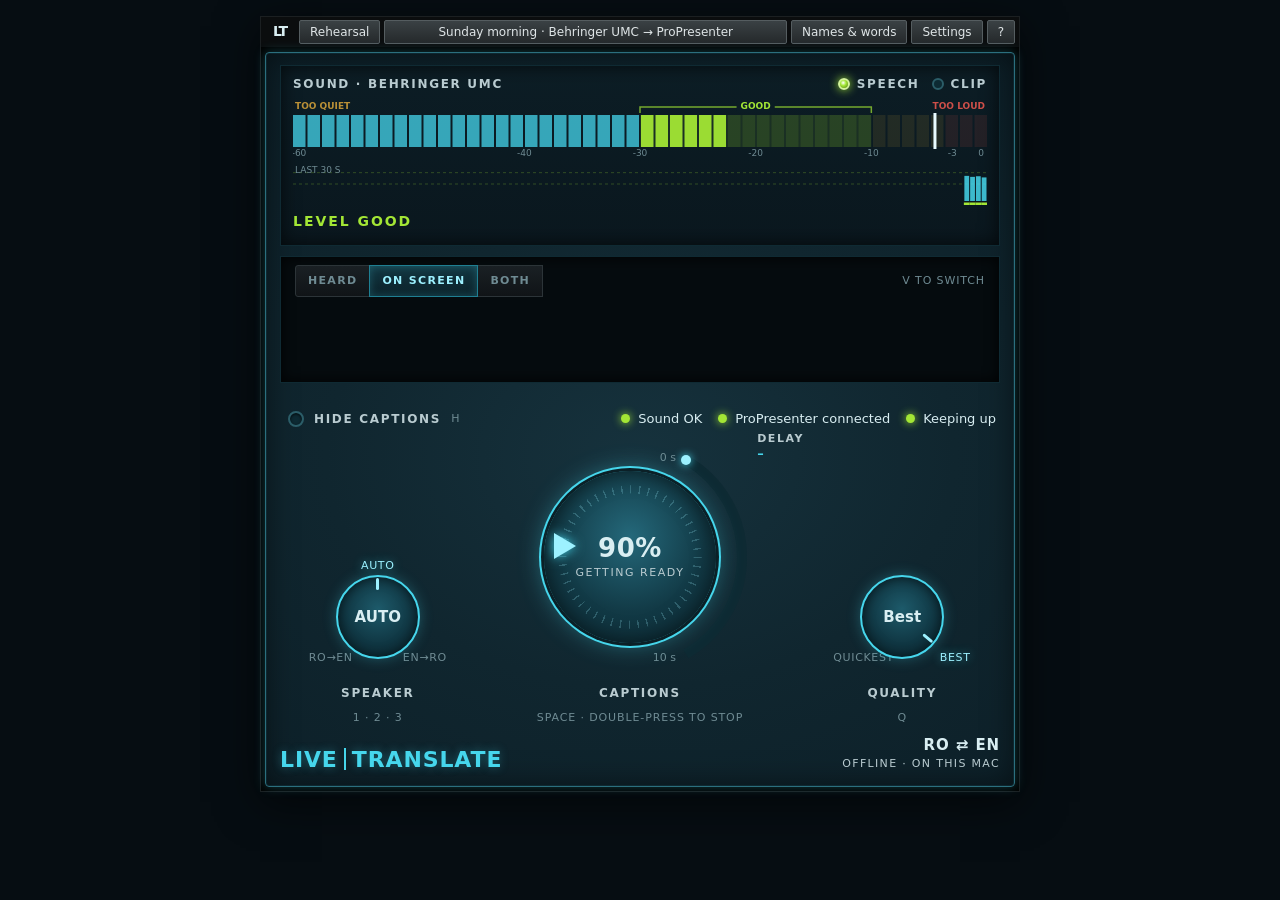
<file: docs/ui_mockup/live.html>
<!doctype html>
<html lang="en">
<head>
<meta charset="utf-8">
<meta name="viewport" content="width=device-width, initial-scale=1">
<title>Live Translate — UI mockup</title>
<!--
  Visual reference for S5a/S5b (docs/APP_PLAN.md §1.3). Static mock with fake data:
  click the big dial (or Space) to go live, H hides captions, 1/2/3 speaker, L or a tap on the
  sound meter cycles the simulated input level, V cycles the
  Heard / On screen / Both tabs, P simulates a
  ProPresenter outage. Fully offline: no external fonts or scripts.
  The :root tokens below seed src/live/ui/styles/tokens.css.
-->
<style>
  :root {
    --bg-0:#060d12; --bg-1:#0a1a22; --bg-2:#10262f; --bg-3:#16323d;
    --edge:#2b6f7e; --edge-glow:rgba(70,214,236,.28);
    --cyan:#46d6ec; --cyan-hi:#9df1ff; --cyan-dim:#1f7f92; --cyan-fill:#2aa9bf;
    --lime:#a3e635; --amber:#f5b83d; --red:#ff5d52;
    --ink:#d9eef2; --label:#b9cbd0; --mute:#6f8b93;
    --bar:#0b0d0e; --btn:#2a2f31; --btn-hi:#3a4144; --btn-edge:#555d60;
    --font: -apple-system, "SF Pro Display", "Helvetica Neue", system-ui, sans-serif;
    --num: "SF Pro Rounded", ui-rounded, -apple-system, system-ui, sans-serif;
  }
  * { box-sizing:border-box; }
  html, body { margin:0; height:100%; }
  body { background:var(--bg-0); color:var(--ink); font:15px/1.4 var(--font);
         display:flex; justify-content:center; padding:16px; }
  .unit { width:100%; max-width:760px; background:#000; border:1px solid #1b1f21;
          box-shadow:0 10px 40px rgba(0,0,0,.6); align-self:flex-start; }

  /* toolbar strip */
  .bar { display:flex; gap:4px; align-items:center; padding:3px 4px; background:var(--bar);
         border-bottom:1px solid #000; }
  .logo { width:30px; height:24px; display:grid; place-items:center; font-weight:800;
          color:var(--ink); letter-spacing:-1px; font-size:14px; }
  .tb { font:12px var(--font); color:#dfe5e7; padding:4px 10px; min-height:24px;
        background:linear-gradient(#3a4144,#25292b); border:1px solid var(--btn-edge);
        border-radius:2px; cursor:pointer; }
  .tb:hover { background:linear-gradient(#4a5256,#2e3336); }
  .tb.wide { flex:1; text-align:center; }

  /* main panel */
  .panel { position:relative; margin:4px; padding:12px 14px 14px;
           background:radial-gradient(120% 90% at 50% 55%, var(--bg-3) 0%, var(--bg-2) 35%, var(--bg-1) 100%);
           border:1px solid var(--edge); border-radius:4px;
           box-shadow:inset 0 0 0 1px rgba(70,214,236,.08), inset 0 0 30px rgba(0,0,0,.5), 0 0 12px var(--edge-glow); }

  .label { font-size:12px; letter-spacing:.14em; text-transform:uppercase; color:var(--label); font-weight:600; }
  .sub { font-size:11px; letter-spacing:.08em; text-transform:uppercase; color:var(--mute); }

  /* meter:begin */
  .lvl { padding:10px 12px 10px; background:linear-gradient(#0c1d25,#0a171e); border:1px solid #0f2a33;
         box-shadow:inset 0 0 18px rgba(0,0,0,.7); }
  .lvl-top { display:flex; align-items:center; gap:12px; flex-wrap:wrap; margin-bottom:8px; }
  .lvl-top .dev { flex:1; min-width:0; overflow:hidden; text-overflow:ellipsis; white-space:nowrap; }
  .sled { display:inline-flex; align-items:center; gap:7px; }
  .sled b, .cled b { width:12px; height:12px; border-radius:50%; background:#0d2a33; border:2px solid #2b5d68; }
  .sled.on b { background:radial-gradient(circle at 40% 35%, #fff 0, var(--lime) 40%, #4d7a0f 100%);
               border-color:#d4f59a; box-shadow:0 0 10px var(--lime); }
  .cled.on b { background:radial-gradient(circle at 40% 35%, #fff 0, var(--red) 40%, #7a1610 100%);
               border-color:#ffb3ad; box-shadow:0 0 10px var(--red); }
  .cled { display:inline-flex; align-items:center; gap:7px; }
  .verdict { display:flex; align-items:baseline; gap:10px; flex-wrap:wrap; margin-top:8px; min-height:22px; }
  .verdict strong { font:700 14px var(--font); letter-spacing:.14em; text-transform:uppercase; }
  .verdict span { color:var(--label); font-size:13px; }
  .verdict.good strong { color:var(--lime); } .verdict.warn strong { color:var(--amber); }
  .verdict.bad strong { color:var(--red); }
  .lvl canvas { width:100%; display:block; }
  .lvl .meter { height:58px; } .lvl .hist { height:40px; margin-top:6px; }
  /* meter:end */

  /* caption mirror */
  .mirror { margin-top:10px; padding:10px 14px 12px; background:#050b0e;
            border:1px solid #0f2a33; box-shadow:inset 0 0 14px rgba(0,0,0,.9); }
  .mtabs { display:flex; align-items:center; gap:0; margin:-2px 0 6px; }
  .mtab { font:600 11px var(--font); letter-spacing:.12em; text-transform:uppercase; color:var(--mute);
          background:linear-gradient(#1a2024,#101417); border:1px solid #2c3438; margin-left:-1px;
          padding:7px 12px; min-height:32px; cursor:pointer; }
  .mtab:first-child { border-radius:3px 0 0 3px; margin-left:0; } .mtab:last-child { border-radius:0 3px 3px 0; }
  .mtab[aria-selected="true"] { color:var(--cyan-hi); border-color:var(--cyan-dim); position:relative;
          background:linear-gradient(#123742,#0b2028); box-shadow:inset 0 0 8px rgba(70,214,236,.25); }
  .mtabs .sub { margin-left:auto; }
  .views { display:grid; gap:14px; }
  .views[data-view="both"] { grid-template-columns:1fr 1fr; }
  .view { display:none; min-width:0; }
  .views[data-view="heard"] .v-heard, .views[data-view="screen"] .v-screen,
  .views[data-view="both"] .view { display:block; }
  .vhead { display:none; margin-bottom:2px; }
  .views[data-view="both"] .vhead { display:block; }
  .views[data-view="both"] .v-screen { border-left:1px solid #0f2a33; padding-left:14px; }
  .heard { min-height:2.8em; font-size:19px; line-height:1.45; color:var(--label); white-space:pre-wrap; }
  .heard .old { color:var(--mute); }
  .views[data-view="both"] .screen { font-size:19px; }
  .mirror .screen { min-height:2.8em; font-size:24px; line-height:1.4; color:var(--cyan-hi);
                    text-shadow:0 0 10px rgba(70,214,236,.35); white-space:pre-wrap; transition:opacity .2s; }
  .mirror.hidden .screen { opacity:.15; }  /* transcription keeps going, so Heard stays bright */
  .mirror .hidtag { display:none; color:var(--amber); }
  .mirror.hidden .hidtag { display:inline; }

  /* LED row */
  .ledrow { display:flex; justify-content:space-between; align-items:center; gap:12px;
            flex-wrap:wrap; margin:14px 4px 4px; }
  .led { display:inline-flex; align-items:center; gap:10px; background:none; border:0; padding:8px 4px;
         color:var(--label); cursor:pointer; min-height:44px; font:inherit; }
  .led b { width:16px; height:16px; border-radius:50%; background:#0d2a33;
           border:2px solid #2b5d68; box-shadow:inset 0 1px 3px rgba(0,0,0,.8); }
  .led.on b { background:radial-gradient(circle at 40% 35%, #fff 0, var(--amber) 35%, #8a5a00 100%);
              border-color:#ffd27a; box-shadow:0 0 10px var(--amber); }
  .pills { display:flex; gap:16px; flex-wrap:wrap; }
  .pill { display:inline-flex; align-items:center; gap:8px; }
  .pill i { width:9px; height:9px; border-radius:50%; background:var(--lime); box-shadow:0 0 8px var(--lime); }
  .pill.warn i { background:var(--amber); box-shadow:0 0 8px var(--amber); }
  .pill.err i { background:var(--red); box-shadow:0 0 8px var(--red); }
  .pill span { color:var(--ink); font-size:13px; }

  /* problem banner */
  .banner { display:none; margin:8px 4px 0; padding:10px 12px; border:1px solid var(--red);
            background:rgba(255,93,82,.08); color:var(--ink); align-items:center; gap:12px; }
  .banner.show { display:flex; }
  .banner p { margin:0; flex:1; }
  .banner button { font:inherit; font-size:13px; color:#fff; background:transparent; border:1px solid var(--red);
                   padding:8px 14px; border-radius:3px; cursor:pointer; min-height:40px; }

  /* control deck */
  .deck { display:grid; grid-template-columns:1fr 1.6fr 1fr; align-items:end; gap:8px; margin-top:6px; }
  .ctl { display:flex; flex-direction:column; align-items:center; gap:8px; }

  /* small knob */
  .knobwrap { position:relative; width:150px; height:118px; }
  .knob { position:absolute; left:50%; top:16px; width:84px; height:84px; margin-left:-42px; border-radius:50%;
          background:radial-gradient(circle at 50% 40%, #1d5a6a 0%, #0f3440 60%, #0a2730 100%);
          border:2px solid var(--cyan); box-shadow:0 0 14px var(--edge-glow), inset 0 0 12px rgba(0,0,0,.6); }
  .knob .ptr { position:absolute; left:50%; top:50%; width:3px; height:12px; margin-left:-1.5px;
               background:var(--cyan-hi); border-radius:2px; transform-origin:50% 0; transition:transform .25s; }
  .knob .val { position:absolute; inset:0; display:grid; place-items:center; font:600 15px var(--num); color:var(--ink); }
  .pos { position:absolute; font-size:11px; letter-spacing:.06em; text-transform:uppercase; color:var(--mute);
         background:none; border:0; cursor:pointer; padding:6px; min-width:44px; font-family:inherit; }
  .pos.on { color:var(--cyan-hi); text-shadow:0 0 8px rgba(70,214,236,.6); }

  /* big dial */
  .bigwrap { position:relative; width:260px; height:230px; margin:0 auto; }
  .bigwrap svg { position:absolute; inset:0; }
  .big { position:absolute; left:34px; top:24px; width:172px; height:172px; border-radius:50%; cursor:pointer;
         border:0; padding:0; font:inherit; color:var(--ink);
         background:radial-gradient(circle at 50% 38%, #24687a 0%, #123a46 55%, #0b2731 100%);
         box-shadow:0 0 0 3px #0b2027, 0 0 0 5px var(--cyan), 0 0 26px rgba(70,214,236,.45),
                    inset 0 0 22px rgba(0,0,0,.55); transition:box-shadow .3s; }
  .big:focus-visible { outline:3px solid var(--cyan-hi); outline-offset:6px; }
  .big .ring { position:absolute; inset:14px; border-radius:50%;
               background:repeating-conic-gradient(from 0deg, rgba(157,241,255,.22) 0 1.2deg, transparent 1.2deg 7.5deg);
               -webkit-mask:radial-gradient(circle, transparent 62%, #000 63%, #000 70%, transparent 71%);
                       mask:radial-gradient(circle, transparent 62%, #000 63%, #000 70%, transparent 71%); }
  .big .tri { position:absolute; left:10px; top:62px; width:0; height:0; border-top:13px solid transparent;
              border-bottom:13px solid transparent; border-left:22px solid var(--cyan-hi);
              filter:drop-shadow(0 0 6px var(--cyan)); transition:transform .4s; transform-origin:76px 13px; }
  .big .face { position:absolute; inset:0; display:flex; flex-direction:column; align-items:center; justify-content:center; gap:2px; }
  .big .face strong { font:600 26px var(--num); letter-spacing:.02em; }
  .big .face small { font-size:11px; letter-spacing:.14em; text-transform:uppercase; color:var(--label); }
  .big.live { box-shadow:0 0 0 3px #0b2027, 0 0 0 5px var(--lime), 0 0 30px rgba(163,230,53,.45), inset 0 0 22px rgba(0,0,0,.55); }
  .big.live .tri { border-left-color:var(--lime); filter:drop-shadow(0 0 6px var(--lime)); }
  .big.loading { cursor:progress; }
  .arc-lbl { position:absolute; right:-34px; top:-16px; text-align:left; }
  .arc-lbl .v { color:var(--cyan); font:600 13px var(--num); }
  .arc-ticks { position:absolute; right:12px; font:11px var(--num); color:var(--mute); }

  /* footer */
  .foot { display:flex; justify-content:space-between; align-items:flex-end; margin-top:10px; }
  .mark { font:700 22px var(--font); letter-spacing:.04em; color:var(--cyan);
          text-shadow:0 0 10px rgba(70,214,236,.35); }
  .mark span { display:inline-block; width:2px; height:22px; background:var(--cyan); margin:0 6px -3px; }
  .brand { text-align:right; color:var(--label); font-size:11px; letter-spacing:.12em; text-transform:uppercase; }
  .brand b { display:block; color:var(--ink); font-size:15px; letter-spacing:.06em; }

  .sr { position:absolute; width:1px; height:1px; overflow:hidden; clip:rect(0 0 0 0); }

  @media (max-width:560px) {
    body { padding:0; }
    #setupname, .mtabs .sub { display:none; }
    .views[data-view="both"] { grid-template-columns:1fr; }
    .views[data-view="both"] .v-screen { border-left:0; padding-left:0; border-top:1px solid #0f2a33; padding-top:8px; } .bar { justify-content:flex-end; } .logo { margin-right:auto; }
    .deck { grid-template-columns:1fr 1fr; }
    .deck .ctl.center { grid-column:1 / -1; order:-1; }
  }
  /* small laptop window beside ProPresenter: keep the big dial above the fold */
  @media (max-height:600px) {
    body { padding:0; } .panel { padding:8px 10px; }
    .lvl { padding:6px 10px; } .lvl .hist, .lvl .verdict span { display:none; } .lvl .meter { height:44px; }
    .lvl-top { margin-bottom:2px; } .verdict { margin-top:2px; }
    .mirror { margin-top:6px; padding:6px 10px; } .mirror .screen { font-size:19px; }
    .ledrow { margin:6px 2px 0; } .deck { zoom:.72; margin-top:0; } .foot { display:none; }
  }
  @media (prefers-reduced-motion:reduce) { * { transition:none !important; } }
</style>
</head>
<body>
<div class="unit">
  <div class="bar">
    <div class="logo" aria-hidden="true">LT</div>
    <button class="tb" title="Run a rehearsal with a recorded sermon">Rehearsal</button>
    <button class="tb wide" id="setupname">Sunday morning · Behringer UMC → ProPresenter</button>
    <button class="tb">Names &amp; words</button>
    <button class="tb">Settings</button>
    <button class="tb" title="Help">?</button>
  </div>

  <div class="panel">
    <!-- meter-markup:begin -->
    <div class="lvl" id="lvl">
      <div class="lvl-top">
        <span class="label dev">Sound · Behringer UMC</span>
        <span class="sled" id="sled"><b></b><span class="label">Speech</span></span>
        <span class="cled" id="cled"><b></b><span class="label">Clip</span></span>
      </div>
      <canvas class="meter" id="meter"></canvas>
      <canvas class="hist" id="hist"></canvas>
      <div class="verdict" id="verdict" aria-live="polite"><strong></strong><span></span></div>
    </div>
    <!-- meter-markup:end -->

    <div class="mirror" id="mirror">
      <div class="mtabs" role="tablist" aria-label="What to show">
        <button class="mtab" role="tab" data-view="heard">Heard</button>
        <button class="mtab" role="tab" data-view="screen">On screen</button>
        <button class="mtab" role="tab" data-view="both">Both</button>
        <span class="sub">V to switch <span class="hidtag">· captions hidden</span></span>
      </div>
      <div class="views" id="views" data-view="screen">
        <div class="view v-heard" role="tabpanel">
          <div class="vhead sub" id="heardhead">Heard · Romanian</div>
          <div class="heard" id="heard"></div>
        </div>
        <div class="view v-screen" role="tabpanel">
          <div class="vhead sub">On the big screen · English <span class="hidtag">· hidden</span></div>
          <div class="screen" id="screen" aria-live="polite"></div>
        </div>
      </div>
    </div>

    <div class="ledrow">
      <button class="led" id="hide"><b></b><span class="label">Hide captions</span><span class="sub">H</span></button>
      <div class="pills">
        <span class="pill" id="p-sound"><i></i><span>Sound OK</span></span>
        <span class="pill" id="p-pp"><i></i><span>ProPresenter connected</span></span>
        <span class="pill" id="p-pace"><i></i><span>Keeping up</span></span>
      </div>
    </div>

    <div class="banner" id="banner" role="alert">
      <p id="bannertext"></p><button id="bannerbtn">Try again</button>
    </div>

    <div class="deck">
      <div class="ctl">
        <div class="knobwrap">
          <button class="pos" data-mode="ro-en" style="left:0;top:86px">RO→EN</button>
          <button class="pos" data-mode="auto" style="left:50%;top:-6px;transform:translateX(-50%)">Auto</button>
          <button class="pos" data-mode="en-ro" style="right:0;top:86px">EN→RO</button>
          <div class="knob" id="k-mode"><div class="ptr"></div><div class="val" id="k-mode-v">RO</div></div>
        </div>
        <div class="label">Speaker</div>
        <div class="sub">1 · 2 · 3</div>
      </div>

      <div class="ctl center">
        <div class="bigwrap">
          <svg viewBox="0 0 260 230" aria-hidden="true">
            <path d="M 176 13 A 112 112 0 0 1 176 207" fill="none" stroke="#0e2a33" stroke-width="10" stroke-linecap="butt"/>
            <path id="arc" d="M 176 13 A 112 112 0 0 1 176 207" fill="none" stroke="var(--lime)" stroke-width="6"
                  pathLength="100" stroke-dasharray="0 100" style="filter:drop-shadow(0 0 4px var(--lime));transition:stroke-dasharray .4s"/>
            <circle id="arcdot" r="5" fill="var(--cyan-hi)" cx="176" cy="13" style="filter:drop-shadow(0 0 4px var(--cyan))"/>
          </svg>
          <div class="arc-lbl"><div class="label" style="font-size:11px">Delay</div><div class="v" id="delay">–</div></div>
          <div class="arc-ticks" style="top:4px;right:94px">0 s</div>
          <div class="arc-ticks" style="top:204px;right:94px">10 s</div>
          <button class="big loading" id="big" aria-describedby="bighint">
            <div class="ring"></div><div class="tri" id="tri"></div>
            <div class="face"><strong id="bigtxt">62%</strong><small id="bigsub">Getting ready</small></div>
          </button>
        </div>
        <div class="label">Captions</div>
        <div class="sub" id="bighint">Space · double-press to stop</div>
      </div>

      <div class="ctl">
        <div class="knobwrap">
          <button class="pos" data-prof="fast" style="left:0;top:86px">Quickest</button>
          <button class="pos" data-prof="quality" style="right:0;top:86px">Best</button>
          <div class="knob" id="k-prof"><div class="ptr"></div><div class="val" id="k-prof-v">Best</div></div>
        </div>
        <div class="label">Quality</div>
        <div class="sub">Q</div>
      </div>
    </div>

    <div class="foot">
      <div class="mark">LIVE<span></span>TRANSLATE</div>
      <div class="brand"><b>RO ⇄ EN</b>Offline · on this Mac</div>
    </div>
  </div>
</div>
<div class="sr" id="announce" aria-live="polite"></div>

<script>
const $ = id => document.getElementById(id);
const S = { phase:'loading', pct:62, mode:'auto', profile:'quality', hidden:false, pp:true, delay:null, t0:0 };
const LINES = [
  ['Fiindcă atât de mult a iubit Dumnezeu lumea, că a dat', 'and God so loved the world that he gave'],
  ['pe singurul Lui Fiu, pentru ca oricine crede în El', 'his only Son, that whoever believes in him'],
  ['să nu piară, ci să aibă viața veșnică.', 'should not perish but have eternal life.'],
  ['Frați și surori, aceasta este inima', 'Brothers and sisters, this is the heart'],
  ['evangheliei pe care o predicăm în dimineața asta.', 'of the gospel we preach this morning.']];
let li = 0, screen = [], heard = [];
let view = 'screen';
try { view = localStorage.getItem('lt.view') || 'screen'; } catch (e) {}

function render() {
  const big = $('big');
  big.classList.toggle('loading', S.phase === 'loading');
  big.classList.toggle('live', S.phase === 'live');
  if (S.phase === 'loading') { $('bigtxt').textContent = S.pct + '%'; $('bigsub').textContent = 'Getting ready'; }
  else if (S.phase === 'ready') { $('bigtxt').textContent = 'START'; $('bigsub').textContent = 'Ready'; }
  else { const s = Math.floor((Date.now() - S.t0) / 1000);
         $('bigtxt').textContent = Math.floor(s / 60) + ':' + String(s % 60).padStart(2, '0');
         $('bigsub').textContent = S.hidden ? 'Captions hidden' : 'Captioning'; }
  $('tri').style.transform = S.phase === 'live' ? 'rotate(-90deg)' : 'none';

  const modeAng = {'ro-en':50, auto:180, 'en-ro':-50}[S.mode];
  $('k-mode').querySelector('.ptr').style.transform = `rotate(${modeAng}deg) translateY(27px)`;
  $('k-mode-v').textContent = {'ro-en':'RO', auto:'AUTO', 'en-ro':'EN'}[S.mode];
  document.querySelectorAll('[data-mode]').forEach(b => b.classList.toggle('on', b.dataset.mode === S.mode));
  $('k-prof').querySelector('.ptr').style.transform = `rotate(${S.profile === 'fast' ? 50 : -50}deg) translateY(27px)`;
  $('k-prof-v').textContent = S.profile === 'fast' ? 'Quick' : 'Best';
  document.querySelectorAll('[data-prof]').forEach(b => b.classList.toggle('on', b.dataset.prof === S.profile));

  $('hide').classList.toggle('on', S.hidden);
  $('mirror').classList.toggle('hidden', S.hidden);
  $('screen').textContent = screen.join('\n');
  const hv = heard.slice(view === 'heard' ? -4 : -2);
  $('heard').innerHTML = hv.map((t, i) => `<div class="${i < hv.length - 1 ? 'old' : ''}">${t}</div>`).join('');
  $('views').dataset.view = view;
  document.querySelectorAll('.mtab').forEach(t => t.setAttribute('aria-selected', t.dataset.view === view));
  $('heardhead').textContent = 'Heard · ' + (S.mode === 'en-ro' ? 'English' : 'Romanian');

  const d = S.delay, pct = d == null ? 0 : Math.min(100, d * 10);
  $('arc').setAttribute('stroke-dasharray', `${pct} 100`);
  const a = (-60 + pct * 1.2) * Math.PI / 180;              // arc spans -60°..+60° around the dial centre (120,110)
  $('arcdot').setAttribute('cx', 120 + 112 * Math.cos(a)); $('arcdot').setAttribute('cy', 110 + 112 * Math.sin(a));
  $('delay').textContent = d == null ? '–' : d.toFixed(1) + ' s';
  $('arc').setAttribute('stroke', d > 6 ? 'var(--amber)' : 'var(--lime)');

  pill('p-pp', S.pp ? '' : 'err', S.pp ? 'ProPresenter connected' : 'ProPresenter not connected');
  pill('p-pace', d > 6 ? 'warn' : '', d > 6 ? 'A bit slow' : 'Keeping up');
  $('banner').classList.toggle('show', !S.pp);
  $('bannertext').textContent = "Can't reach ProPresenter. Captions show here but not on the big screen. Is Network turned on in ProPresenter?";
}
function pill(id, cls, txt) { const p = $(id); p.className = 'pill ' + cls; p.querySelector('span').textContent = txt; }
function say(t) { $('announce').textContent = t; }

let lastSpace = 0;
function toggleLive(fromKey) {
  if (S.phase === 'ready') { S.phase = 'live'; S.t0 = Date.now(); say('Captioning'); }
  else if (S.phase === 'live') {
    if (fromKey && Date.now() - lastSpace > 500) { lastSpace = Date.now(); say('Press Space again to stop'); return; }
    S.phase = 'ready'; S.delay = null; screen = []; heard = []; say('Stopped');
  }
  render();
}
$('big').onclick = () => toggleLive(false);
function setView(v) { view = v; try { localStorage.setItem('lt.view', v); } catch (e) {} render(); }
document.querySelectorAll('.mtab').forEach(t => t.onclick = () => setView(t.dataset.view));
$('hide').onclick = () => { S.hidden = !S.hidden; render(); };
$('bannerbtn').onclick = () => { S.pp = true; render(); };
document.querySelectorAll('[data-mode]').forEach(b => b.onclick = () => { S.mode = b.dataset.mode; render(); });
document.querySelectorAll('[data-prof]').forEach(b => b.onclick = () => { S.profile = b.dataset.prof; render(); });
$('k-mode').onclick = () => { S.mode = {'ro-en':'auto', auto:'en-ro', 'en-ro':'ro-en'}[S.mode]; render(); };
$('k-prof').onclick = () => { S.profile = S.profile === 'fast' ? 'quality' : 'fast'; render(); };
addEventListener('keydown', e => {
  if (e.target.closest('input,textarea')) return;
  const k = e.key.toLowerCase();
  if (k === ' ') { e.preventDefault(); toggleLive(true); }
  else if (k === 'h') { S.hidden = !S.hidden; render(); }
  else if (k === 'escape') { screen = []; render(); }
  else if (k === '1') { S.mode = 'auto'; render(); } else if (k === '2') { S.mode = 'ro-en'; render(); }
  else if (k === '3') { S.mode = 'en-ro'; render(); }
  else if (k === 'q') { S.profile = S.profile === 'fast' ? 'quality' : 'fast'; render(); }
  else if (k === 'p') { S.pp = !S.pp; render(); }
  else if (k === 'v') { setView({heard:'screen', screen:'both', both:'heard'}[view]); }
});

// fake loading → ready
const load = setInterval(() => { S.pct = Math.min(100, S.pct + 7); if (S.pct >= 100) { S.phase = 'ready'; clearInterval(load); } render(); }, 250);
// fake captions
setInterval(() => {
  if (S.phase !== 'live') return;
  const [src, dst] = LINES[li++ % LINES.length];
  heard = [...heard, src].slice(-4);
  if (!S.hidden) screen = [...screen, dst].slice(-2);
  S.delay = 2.4 + Math.random() * 2.6 + (S.profile === 'fast' ? -1 : 0) + (Math.random() < .1 ? 3 : 0);
  render();
}, 2600);
setInterval(() => S.phase === 'live' && render(), 1000);

const dpr = () => window.devicePixelRatio || 1;
function fit(cv) { const r = cv.getBoundingClientRect(); const w = Math.round(r.width * dpr()), h = Math.round(r.height * dpr());
                   if (cv.width !== w || cv.height !== h) { cv.width = w; cv.height = h; } return cv.getContext('2d'); }
/* meter:begin */
// ---- fake soundboard input: one sample every 50 ms ---------------------------------------
const SCEN = { good:{lvl:-22}, quiet:{lvl:-44}, hot:{lvl:-6}, none:{lvl:null}, music:{lvl:-20, music:true} };
let scen = 'good', tick = 0;
const BANDS = 31;                                         // 1/3-octave, 20 Hz .. 20 kHz
function sample() {
  tick++;
  const s = SCEN[scen];
  if (s.lvl == null) return { rms:-90, peak:-90, speech:false, bands:new Array(BANDS).fill(-90) };
  const speaking = !s.music && (Math.sin(tick / 40) + Math.sin(tick / 13) * .4) > -0.25;
  let rms;
  if (s.music) rms = s.lvl + Math.sin(tick / 6) * 3 + (Math.random() - .5) * 2;
  else rms = speaking ? s.lvl + (Math.abs(Math.sin(tick / 3.2)) - .6) * 14 + (Math.random() - .5) * 3
                      : Math.min(s.lvl - 20, -56) + Math.random() * 3;
  const peak = Math.min(0, rms + 9 + Math.random() * 3);
  const bands = [];
  for (let i = 0; i < BANDS; i++) {
    const oct = i / 3 - Math.log2(500 / 20);              // octaves from 500 Hz
    const shape = s.music ? -Math.abs(oct + 1.5) * 2.5 - (i > 26 ? 8 : 0)       // bass-heavy, broad
                          : speaking ? -oct * oct * 2.6 + (i === 13 || i === 17 ? 4 : 0) // voice band
                                     : -12 - Math.abs(oct) * 2;                    // room noise
    bands.push(rms + shape + (Math.random() - .5) * 5);
  }
  return { rms, peak, speech: speaking, bands };
}

// ---- level meter: segmented bar with a target zone, peak hold, clip LED, verdict, history ----
const MIN_DB = -60, GOOD_LO = -30, GOOD_HI = -10, HOT = -3;   // GOOD_* tuned at the church rehearsal
const M = { val:-90, peak:-90, peakT:0, clipT:-1e9, sigT:0, speechT:0, hist:[], acc:[], verdict:null, last:[] };
const xOf = (db, w) => Math.max(0, Math.min(1, (db - MIN_DB) / -MIN_DB)) * w;

function meterUpdate(sm, now) {
  M.val = sm.rms > M.val ? sm.rms : Math.max(sm.rms, M.val - 1.2);             // fast attack, slow release
  if (sm.peak >= M.peak || now - M.peakT > 1500) { M.peak = sm.peak; M.peakT = now; }
  if (sm.peak >= -1) M.clipT = now;
  if (sm.rms > -70) M.sigT = now;
  if (sm.speech) M.speechT = now;
  M.last = (M.last.concat([sm])).slice(-100);                                   // 5 s
  M.acc.push(sm);
  if (M.acc.length >= 5) {                                                      // a history bar per 250 ms
    const a = M.acc; M.acc = [];
    M.hist = M.hist.concat([{ db: Math.max(...a.map(x => x.rms)), speech: a.some(x => x.speech),
                              clip: a.some(x => x.peak >= -1) }]).slice(-120);  // 30 s
  }
  // verdict: what to do, in words
  const sp = M.last.filter(x => x.speech).map(x => x.rms);
  const avg = sp.length ? sp.reduce((p, q) => p + q, 0) / sp.length : null;
  let v;
  if (now - M.sigT > 3000) v = ['bad', 'No sound', 'Check the cable and that the mixer send is up.'];
  else if (now - M.clipT < 3000) v = ['bad', 'Clipping', 'Too loud: lower the gain on the mixer send.'];
  else if (avg != null && avg < GOOD_LO - 5) v = ['warn', 'Too quiet', 'Raise the mixer send for this input.'];
  else if (avg != null && avg > GOOD_HI) v = ['warn', 'Very loud', 'Lower the mixer send a little.'];
  else if (avg != null) v = ['good', 'Level good', ''];
  else if (now - M.speechT > 8000) v = ['warn', 'Sound, no talking', 'Music or noise only. Fine between speakers.'];
  else v = M.verdict || ['good', 'Level good', ''];
  M.verdict = v;
}

function meterDraw() {
  const cv = $('meter'), c = fit(cv), W = cv.width, H = cv.height, k = dpr();
  c.clearRect(0, 0, W, H);
  const barY = 14 * k, barH = H - barY - 12 * k;
  // target zone bracket + shading
  const gx0 = xOf(GOOD_LO, W), gx1 = xOf(GOOD_HI, W);
  c.fillStyle = 'rgba(163,230,53,.10)'; c.fillRect(gx0, barY, gx1 - gx0, barH);
  c.strokeStyle = 'rgba(163,230,53,.7)'; c.lineWidth = 1.5 * k;
  c.beginPath(); c.moveTo(gx0, barY - 2 * k); c.lineTo(gx0, 6 * k); c.lineTo(gx1, 6 * k); c.lineTo(gx1, barY - 2 * k); c.stroke();
  c.font = `600 ${9 * k}px -apple-system, system-ui, sans-serif`; c.textBaseline = 'middle';
  c.fillStyle = '#0b1c24'; const tw = c.measureText('GOOD').width + 8 * k;
  c.fillRect((gx0 + gx1) / 2 - tw / 2, 1 * k, tw, 10 * k);
  c.fillStyle = '#a3e635'; c.textAlign = 'center'; c.fillText('GOOD', (gx0 + gx1) / 2, 6 * k);
  c.fillStyle = 'rgba(245,184,61,.75)'; c.textAlign = 'left'; c.fillText('TOO QUIET', 2 * k, 6 * k);
  c.fillStyle = 'rgba(255,93,82,.8)'; c.textAlign = 'right'; c.fillText('TOO LOUD', W - 2 * k, 6 * k);
  // segments
  const n = 48, gap = 2 * k, sw = (W - gap * (n - 1)) / n;
  for (let i = 0; i < n; i++) {
    const db = MIN_DB + (i + 1) * (-MIN_DB / n), x = i * (sw + gap), lit = db <= M.val + 0.01;
    const col = db > HOT ? '255,93,82' : db > GOOD_HI ? '245,184,61' : db > GOOD_LO ? '163,230,53' : '70,214,236';
    c.fillStyle = lit ? `rgba(${col},${db > GOOD_LO ? .95 : .75})` : `rgba(${col},.10)`;
    c.fillRect(x, barY, sw, barH);
  }
  // peak hold tick
  if (M.peak > MIN_DB) { const px = xOf(M.peak, W); c.fillStyle = '#e8fbff'; c.fillRect(px - 1.5 * k, barY - 2 * k, 3 * k, barH + 4 * k); }
  // scale
  c.fillStyle = '#6f8b93'; c.textAlign = 'center'; c.font = `${9 * k}px -apple-system, system-ui, sans-serif`;
  for (const d of W < 420 * k ? [-60, -40, -30, -20, -10, 0] : [-60, -40, -30, -20, -10, -3, 0]) {
    const x = Math.min(W - 6 * k, Math.max(6 * k, xOf(d, W)));
    c.fillText(String(d), x, H - 5 * k);
  }
}

function histDraw() {
  const cv = $('hist'), c = fit(cv), W = cv.width, H = cv.height, k = dpr();
  c.clearRect(0, 0, W, H);
  const n = 120, bw = W / n, base = H - 4 * k;
  c.strokeStyle = 'rgba(163,230,53,.25)'; c.setLineDash([3 * k, 3 * k]); c.lineWidth = 1 * k;   // good band edges
  for (const d of [GOOD_LO, GOOD_HI]) { const y = base - (d - MIN_DB) / -MIN_DB * (base - 2 * k); c.beginPath(); c.moveTo(0, y); c.lineTo(W, y); c.stroke(); }
  c.setLineDash([]);
  M.hist.forEach((b, i) => {
    const x = W - (M.hist.length - i) * bw, h = Math.max(0, (b.db - MIN_DB) / -MIN_DB) * (base - 2 * k);
    c.fillStyle = b.clip ? '#ff5d52' : b.db > GOOD_HI ? '#f5b83d' : b.db >= GOOD_LO ? 'rgba(70,214,236,.85)'
                : b.db > -70 ? 'rgba(245,184,61,.55)' : 'transparent';
    c.fillRect(x + .5 * k, base - h, bw - 1 * k, h);
    if (b.speech) { c.fillStyle = '#a3e635'; c.fillRect(x, base + 1.5 * k, bw, 2.5 * k); }
  });
  c.fillStyle = '#6f8b93'; c.font = `${9 * k}px -apple-system, system-ui, sans-serif`; c.textAlign = 'left'; c.textBaseline = 'top';
  c.fillText('LAST 30 S', 2 * k, 1 * k);
}

function meterRender() {
  $('sled').classList.toggle('on', performance.now() - M.speechT < 300);
  $('cled').classList.toggle('on', performance.now() - M.clipT < 3000);
  const [cls, word, hint] = M.verdict || ['good', '', ''];
  const v = $('verdict'); v.className = 'verdict ' + cls;
  v.querySelector('strong').textContent = word; v.querySelector('span').textContent = hint;
  meterDraw(); histDraw();
}
/* meter:end */
// demo: tap the meter (or press L) to cycle the simulated input
const SCEN_ORDER = ['good', 'quiet', 'hot', 'none', 'music'];
function nextScen() { scen = SCEN_ORDER[(SCEN_ORDER.indexOf(scen) + 1) % SCEN_ORDER.length]; }
$('lvl').onclick = nextScen;
addEventListener('keydown', e => { if (e.key.toLowerCase() === 'l' && !e.target.closest('input,textarea')) nextScen(); });
const reduce = matchMedia('(prefers-reduced-motion: reduce)').matches;
setInterval(() => {
  meterUpdate(sample(), performance.now()); meterRender();
  const [cls, word] = M.verdict || ['good', 'Level good'];
  pill('p-sound', cls === 'good' ? '' : cls === 'warn' ? 'warn' : 'err', cls === 'good' ? 'Sound OK' : word);
}, reduce ? 200 : 50);
render();
</script>
</body>
</html>
</file>
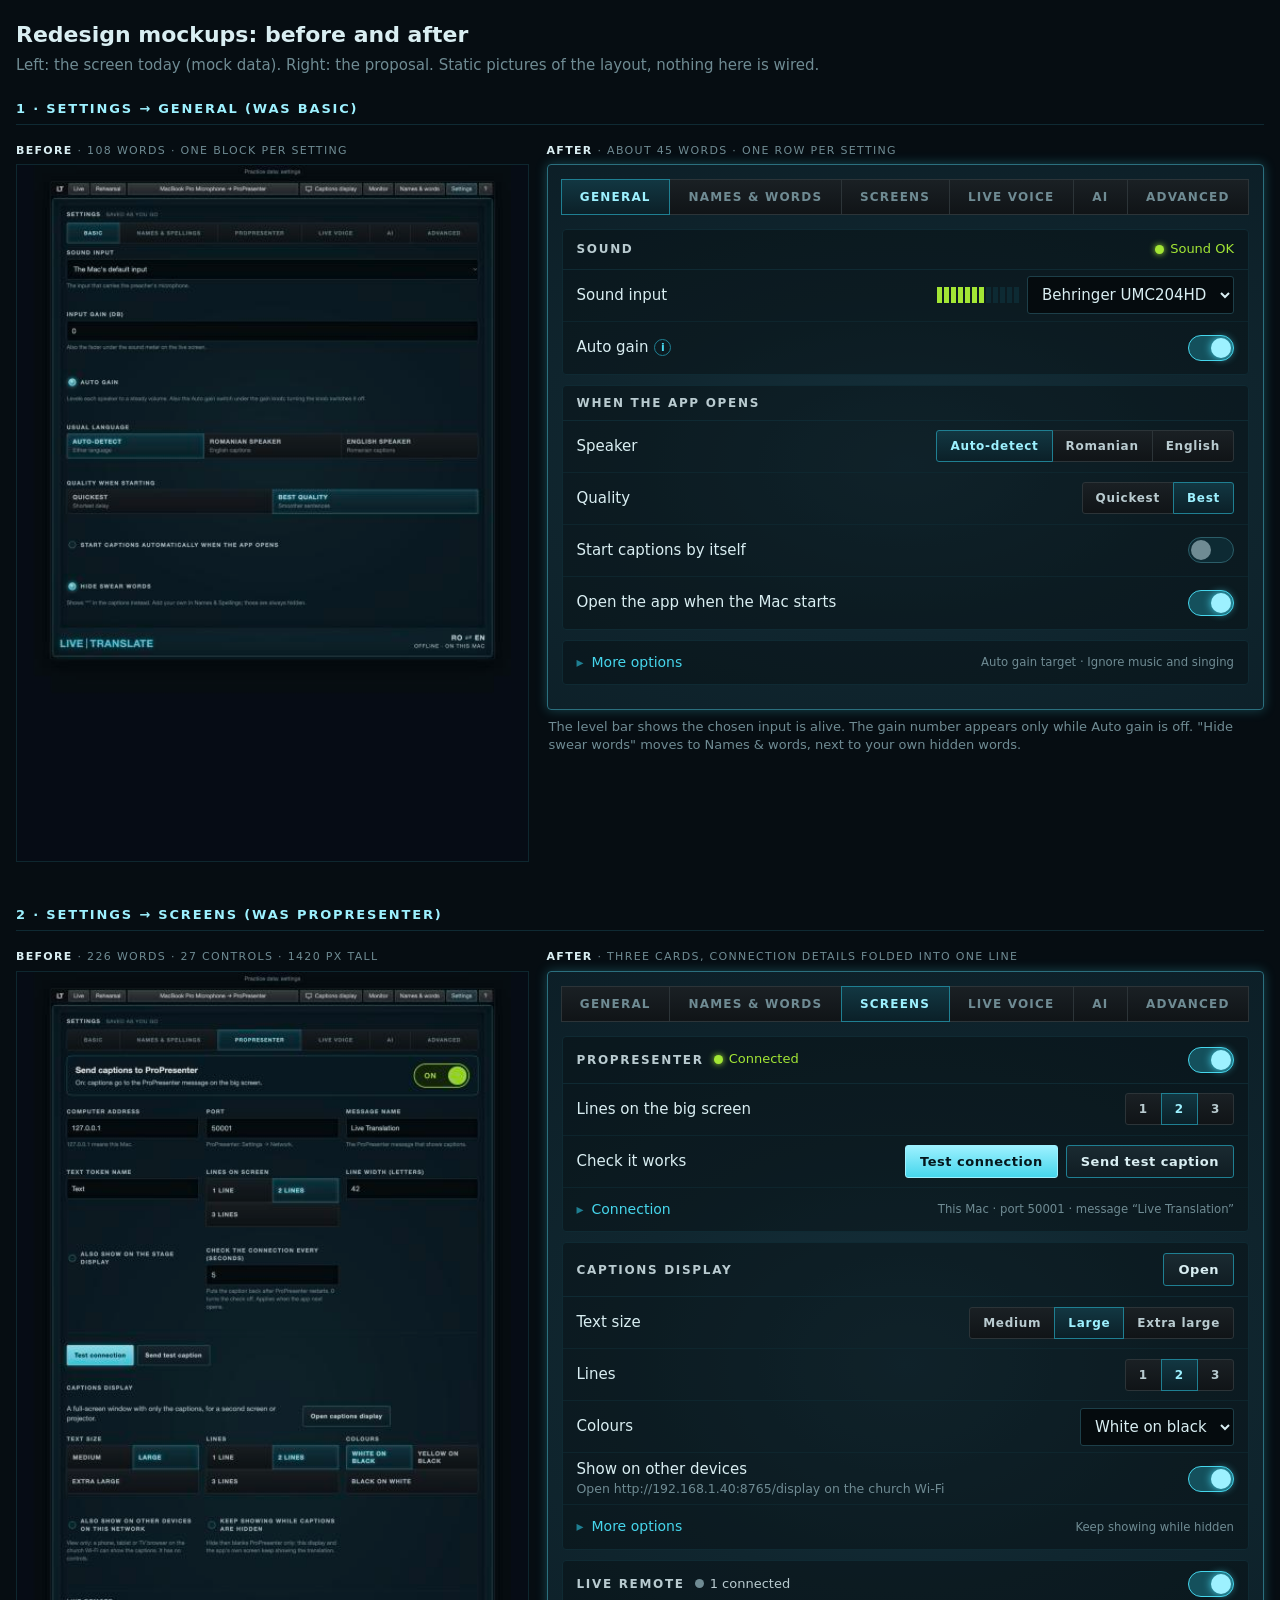
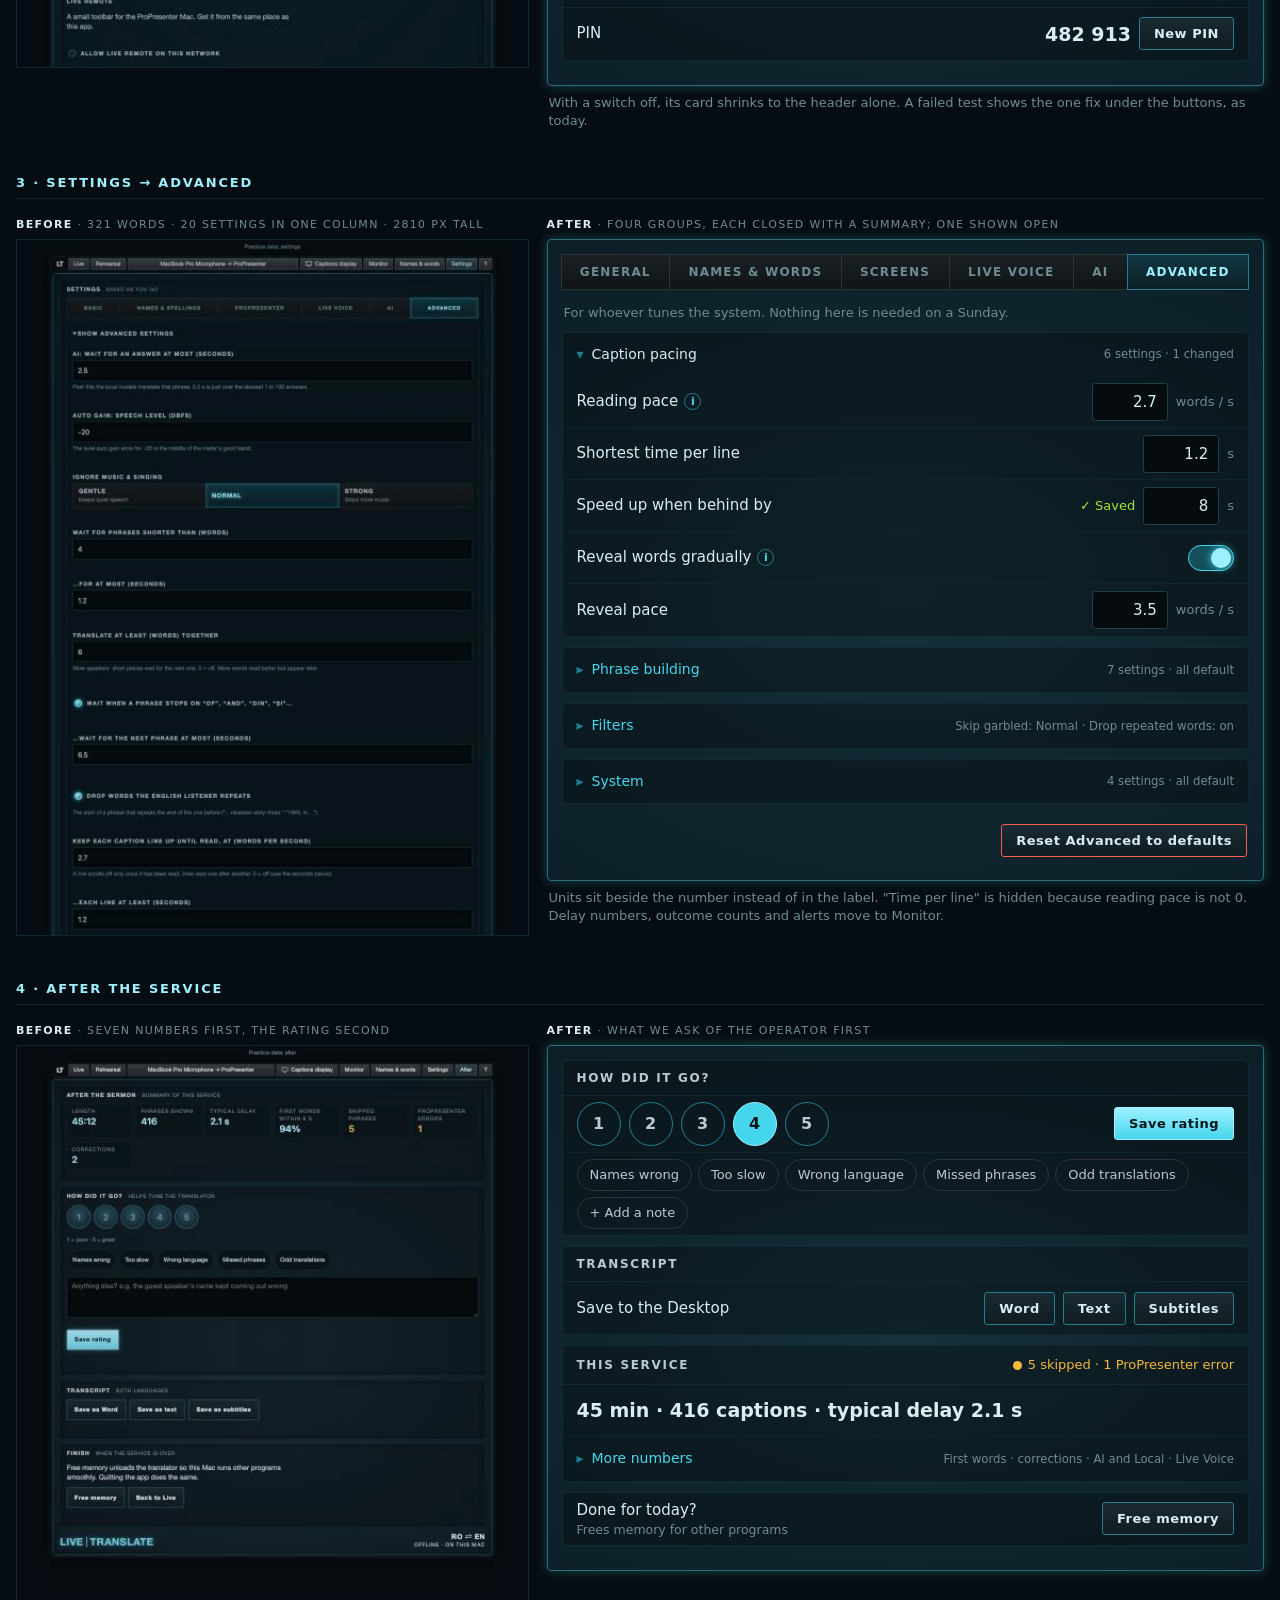
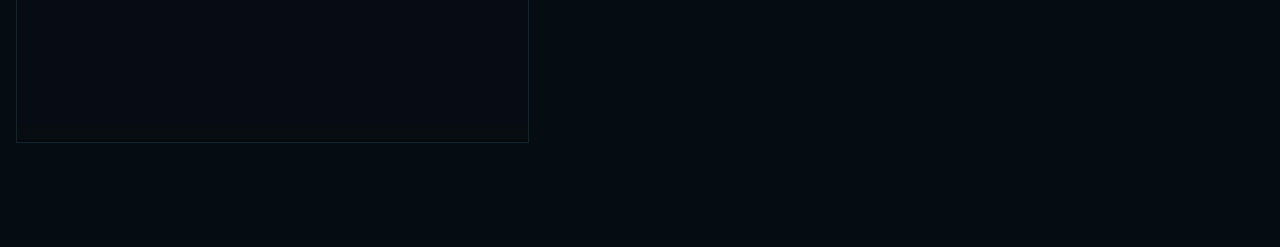
<file: docs/ui_mockup/redesign.html>
<!doctype html>
<html lang="en">
<head>
<meta charset="utf-8">
<meta name="viewport" content="width=device-width, initial-scale=1">
<title>Redesign mockups</title>
<style>
:root {
  --bg-0:#060d12; --bg-1:#0a1a22; --bg-2:#10262f; --bg-3:#16323d;
  --edge:#2b6f7e; --edge-glow:rgba(70,214,236,.28);
  --cyan:#46d6ec; --cyan-hi:#9df1ff; --cyan-dim:#1f7f92;
  --lime:#a3e635; --amber:#f5b83d; --red:#ff5d52;
  --ink:#d9eef2; --label:#b9cbd0; --mute:#6f8b93; --line:#0f2a33;
  --font:-apple-system,"SF Pro Display","Helvetica Neue",system-ui,sans-serif;
  --num:"SF Pro Rounded",ui-rounded,-apple-system,system-ui,sans-serif;
  color-scheme:dark;
}
*{box-sizing:border-box}
body{margin:0;background:var(--bg-0);color:var(--ink);font:15px/1.4 var(--font)}
.page{max-width:1500px;margin:0 auto;padding:20px 16px 60px}
h1{font-size:22px;margin:0 0 4px}
.lede{color:var(--mute);margin:0 0 24px}
.pair{display:grid;grid-template-columns:minmax(0,5fr) minmax(0,7fr);gap:18px;align-items:start;margin-bottom:44px}
@media(max-width:900px){.pair{grid-template-columns:1fr}}
.pair h2{grid-column:1/-1;font-size:13px;letter-spacing:.14em;text-transform:uppercase;color:var(--cyan-hi);margin:0;
  padding-bottom:6px;border-bottom:1px solid var(--line)}
.tag{font-size:11px;letter-spacing:.12em;text-transform:uppercase;color:var(--mute);margin:0 0 6px}
.tag b{color:var(--ink)}
.before img{width:100%;display:block;border:1px solid var(--line);opacity:.9}

/* the app frame, as on every screen */
.unit{border:1px solid var(--edge);border-radius:4px;box-shadow:0 0 12px var(--edge-glow);
  background:radial-gradient(120% 90% at 50% 55%,var(--bg-3) 0%,var(--bg-2) 35%,var(--bg-1) 100%);padding:14px}
.tabs{display:flex;flex-wrap:wrap;margin-bottom:14px}
.tab{flex:1 1 auto;padding:10px 12px;font:600 12px var(--font);letter-spacing:.1em;text-transform:uppercase;text-align:center;
  color:var(--mute);background:linear-gradient(#1a2024,#101417);border:1px solid #2c3438;margin-left:-1px}
.tab.on{color:var(--cyan-hi);border-color:var(--cyan-dim);background:linear-gradient(#123742,#0b2028);position:relative}

/* new pieces: card, row, status, more */
.card{background:rgba(5,11,14,.4);border:1px solid var(--line);border-radius:4px;margin-bottom:10px}
.card-h{display:flex;align-items:center;gap:10px;padding:10px 14px;border-bottom:1px solid var(--line)}
.card-h strong{font:600 12px var(--font);letter-spacing:.14em;text-transform:uppercase;color:var(--label)}
.card-h .sp{flex:1}
.st{display:inline-flex;align-items:center;gap:6px;font-size:13px;color:var(--label)}
.st::before{content:"";width:9px;height:9px;border-radius:50%;background:var(--mute)}
.st.good{color:var(--lime)}.st.good::before{background:var(--lime);box-shadow:0 0 6px var(--lime)}
.st.warn{color:var(--amber)}.st.warn::before{background:var(--amber)}
.row{display:flex;align-items:center;gap:14px;min-height:52px;padding:6px 14px;border-bottom:1px solid rgba(15,42,51,.7)}
.row:last-child{border-bottom:0}
.row>.l{flex:1 1 40%;min-width:0;color:var(--ink)}
.row>.l small{display:block;color:var(--mute);font-size:12.5px}
.row>.c{flex:0 1 auto;display:flex;align-items:center;gap:8px;flex-wrap:wrap;justify-content:flex-end}
.i{display:inline-grid;place-items:center;width:17px;height:17px;border-radius:50%;border:1px solid var(--cyan-dim);
  color:var(--cyan);font:600 11px var(--font);margin-left:6px;vertical-align:1px}
select,input.t{font:15px var(--font);color:var(--ink);min-height:38px;padding:6px 10px;background:#050b0e;
  border:1px solid #1d3f49;border-radius:3px}
input.n{width:76px;text-align:right;font-family:var(--num)}
.unit-s{color:var(--mute);font-size:13px}
.seg{display:inline-flex}
.seg span{padding:8px 13px;font:600 12px var(--font);letter-spacing:.06em;color:var(--label);
  background:linear-gradient(#1a2024,#101417);border:1px solid #2c3438;margin-left:-1px}
.seg span:first-child{border-radius:3px 0 0 3px;margin-left:0}.seg span:last-child{border-radius:0 3px 3px 0}
.seg span.on{color:var(--cyan-hi);border-color:var(--cyan-dim);background:linear-gradient(#123742,#0b2028);position:relative}
.sw{width:46px;height:26px;border-radius:13px;background:#0d2a33;border:1px solid #2b5d68;position:relative;flex:none}
.sw::after{content:"";position:absolute;top:2px;left:2px;width:20px;height:20px;border-radius:50%;background:#6f8b93}
.sw.on{background:#14505c;border-color:var(--cyan)}.sw.on::after{left:22px;background:var(--cyan-hi);box-shadow:0 0 8px var(--cyan)}
.btn{font:600 13px var(--font);letter-spacing:.04em;color:var(--ink);padding:8px 14px;background:linear-gradient(#1a2a31,#101d23);
  border:1px solid var(--cyan-dim);border-radius:3px}
.btn.p{color:#04161c;background:linear-gradient(var(--cyan-hi),var(--cyan));border-color:var(--cyan-hi)}
.lvl{display:inline-flex;gap:2px}.lvl i{width:5px;height:16px;background:#0d2a33}.lvl i.g{background:var(--lime)}
.more{display:flex;align-items:center;gap:8px;padding:12px 14px;color:var(--cyan);font-size:14px}
.more::before{content:"▸";color:var(--cyan-dim)}
.more small{color:var(--mute);margin-left:auto;text-align:right}
.more.open::before{content:"▾"}
.saved{color:var(--lime);font-size:13px}
.stars{display:flex;gap:8px}.stars span{width:44px;height:44px;border-radius:50%;display:grid;place-items:center;
  border:1px solid var(--cyan-dim);font:600 16px var(--num);color:var(--label)}
.stars span.on{background:var(--cyan);color:#04161c;border-color:var(--cyan-hi)}
.chips{display:flex;gap:6px;flex-wrap:wrap}.chips span{padding:6px 12px;border:1px solid #2c3438;border-radius:16px;font-size:13px;color:var(--label)}
.sum{font:600 19px var(--num);color:var(--ink)}
.notes{color:var(--mute);font-size:13px;margin:8px 2px 0}
</style>
</head>
<body>
<div class="page">
<h1>Redesign mockups: before and after</h1>
<p class="lede">Left: the screen today (mock data). Right: the proposal. Static pictures of the layout, nothing here is wired.</p>

<!-- 1 -->
<section class="pair">
  <h2>1 · Settings → General (was Basic)</h2>
  <div class="before"><p class="tag"><b>Before</b> · 108 words · one block per setting</p><img src="../ui_redesign_shots/before_settings_basic.jpg" alt="Settings Basic today"></div>
  <div><p class="tag"><b>After</b> · about 45 words · one row per setting</p>
  <div class="unit">
    <div class="tabs"><span class="tab on">General</span><span class="tab">Names &amp; words</span><span class="tab">Screens</span><span class="tab">Live Voice</span><span class="tab">AI</span><span class="tab">Advanced</span></div>
    <div class="card">
      <div class="card-h"><strong>Sound</strong><span class="sp"></span><span class="st good">Sound OK</span></div>
      <div class="row"><div class="l">Sound input</div><div class="c">
        <span class="lvl"><i class="g"></i><i class="g"></i><i class="g"></i><i class="g"></i><i class="g"></i><i class="g"></i><i class="g"></i><i></i><i></i><i></i><i></i><i></i></span>
        <select><option>Behringer UMC204HD</option></select></div></div>
      <div class="row"><div class="l">Auto gain<span class="i">i</span></div><div class="c"><span class="sw on"></span></div></div>
    </div>
    <div class="card">
      <div class="card-h"><strong>When the app opens</strong></div>
      <div class="row"><div class="l">Speaker</div><div class="c"><span class="seg"><span class="on">Auto-detect</span><span>Romanian</span><span>English</span></span></div></div>
      <div class="row"><div class="l">Quality</div><div class="c"><span class="seg"><span>Quickest</span><span class="on">Best</span></span></div></div>
      <div class="row"><div class="l">Start captions by itself</div><div class="c"><span class="sw"></span></div></div>
      <div class="row"><div class="l">Open the app when the Mac starts</div><div class="c"><span class="sw on"></span></div></div>
    </div>
    <div class="card"><div class="more">More options<small>Auto gain target · Ignore music and singing</small></div></div>
  </div>
  <p class="notes">The level bar shows the chosen input is alive. The gain number appears only while Auto gain is off. "Hide swear words" moves to Names &amp; words, next to your own hidden words.</p>
  </div>
</section>

<!-- 2 -->
<section class="pair">
  <h2>2 · Settings → Screens (was ProPresenter)</h2>
  <div class="before"><p class="tag"><b>Before</b> · 226 words · 27 controls · 1420 px tall</p><img src="../ui_redesign_shots/before_settings_propresenter.jpg" alt="Settings ProPresenter today"></div>
  <div><p class="tag"><b>After</b> · three cards, connection details folded into one line</p>
  <div class="unit">
    <div class="tabs"><span class="tab">General</span><span class="tab">Names &amp; words</span><span class="tab on">Screens</span><span class="tab">Live Voice</span><span class="tab">AI</span><span class="tab">Advanced</span></div>
    <div class="card">
      <div class="card-h"><strong>ProPresenter</strong><span class="st good">Connected</span><span class="sp"></span><span class="sw on"></span></div>
      <div class="row"><div class="l">Lines on the big screen</div><div class="c"><span class="seg"><span>1</span><span class="on">2</span><span>3</span></span></div></div>
      <div class="row"><div class="l">Check it works</div><div class="c"><span class="btn p">Test connection</span><span class="btn">Send test caption</span></div></div>
      <div class="more">Connection<small>This Mac · port 50001 · message “Live Translation”</small></div>
    </div>
    <div class="card">
      <div class="card-h"><strong>Captions display</strong><span class="sp"></span><span class="btn">Open</span></div>
      <div class="row"><div class="l">Text size</div><div class="c"><span class="seg"><span>Medium</span><span class="on">Large</span><span>Extra large</span></span></div></div>
      <div class="row"><div class="l">Lines</div><div class="c"><span class="seg"><span>1</span><span class="on">2</span><span>3</span></span></div></div>
      <div class="row"><div class="l">Colours</div><div class="c"><select><option>White on black</option></select></div></div>
      <div class="row"><div class="l">Show on other devices<small>Open http://192.168.1.40:8765/display on the church Wi-Fi</small></div><div class="c"><span class="sw on"></span></div></div>
      <div class="more">More options<small>Keep showing while hidden</small></div>
    </div>
    <div class="card">
      <div class="card-h"><strong>Live Remote</strong><span class="st">1 connected</span><span class="sp"></span><span class="sw on"></span></div>
      <div class="row"><div class="l">PIN</div><div class="c"><span class="sum">482 913</span><span class="btn">New PIN</span></div></div>
    </div>
  </div>
  <p class="notes">With a switch off, its card shrinks to the header alone. A failed test shows the one fix under the buttons, as today.</p>
  </div>
</section>

<!-- 3 -->
<section class="pair">
  <h2>3 · Settings → Advanced</h2>
  <div class="before"><p class="tag"><b>Before</b> · 321 words · 20 settings in one column · 2810 px tall</p><img src="../ui_redesign_shots/before_settings_advanced.jpg" alt="Settings Advanced today"></div>
  <div><p class="tag"><b>After</b> · four groups, each closed with a summary; one shown open</p>
  <div class="unit">
    <div class="tabs"><span class="tab">General</span><span class="tab">Names &amp; words</span><span class="tab">Screens</span><span class="tab">Live Voice</span><span class="tab">AI</span><span class="tab on">Advanced</span></div>
    <p class="notes" style="margin:0 2px 10px">For whoever tunes the system. Nothing here is needed on a Sunday.</p>
    <div class="card">
      <div class="more open" style="color:var(--ink)">Caption pacing<small>6 settings · 1 changed</small></div>
      <div class="row"><div class="l">Reading pace<span class="i">i</span></div><div class="c"><input class="t n" value="2.7"><span class="unit-s">words / s</span></div></div>
      <div class="row"><div class="l">Shortest time per line</div><div class="c"><input class="t n" value="1.2"><span class="unit-s">s</span></div></div>
      <div class="row"><div class="l">Speed up when behind by</div><div class="c"><span class="saved">✓ Saved</span><input class="t n" value="8"><span class="unit-s">s</span></div></div>
      <div class="row"><div class="l">Reveal words gradually<span class="i">i</span></div><div class="c"><span class="sw on"></span></div></div>
      <div class="row"><div class="l">Reveal pace</div><div class="c"><input class="t n" value="3.5"><span class="unit-s">words / s</span></div></div>
    </div>
    <div class="card"><div class="more">Phrase building<small>7 settings · all default</small></div></div>
    <div class="card"><div class="more">Filters<small>Skip garbled: Normal · Drop repeated words: on</small></div></div>
    <div class="card"><div class="more">System<small>4 settings · all default</small></div></div>
    <div class="row" style="border:0;padding:8px 2px"><div class="l"></div><div class="c"><span class="btn" style="border-color:var(--red)">Reset Advanced to defaults</span></div></div>
  </div>
  <p class="notes">Units sit beside the number instead of in the label. "Time per line" is hidden because reading pace is not 0. Delay numbers, outcome counts and alerts move to Monitor.</p>
  </div>
</section>

<!-- 4 -->
<section class="pair">
  <h2>4 · After the service</h2>
  <div class="before"><p class="tag"><b>Before</b> · seven numbers first, the rating second</p><img src="../ui_redesign_shots/before_after.jpg" alt="After screen today"></div>
  <div><p class="tag"><b>After</b> · what we ask of the operator first</p>
  <div class="unit">
    <div class="card">
      <div class="card-h"><strong>How did it go?</strong></div>
      <div class="row"><div class="l"><div class="stars"><span>1</span><span>2</span><span>3</span><span class="on">4</span><span>5</span></div></div><div class="c"><span class="btn p">Save rating</span></div></div>
      <div class="row"><div class="l"><div class="chips"><span>Names wrong</span><span>Too slow</span><span>Wrong language</span><span>Missed phrases</span><span>Odd translations</span><span>+ Add a note</span></div></div></div>
    </div>
    <div class="card">
      <div class="card-h"><strong>Transcript</strong></div>
      <div class="row"><div class="l">Save to the Desktop</div><div class="c"><span class="btn">Word</span><span class="btn">Text</span><span class="btn">Subtitles</span></div></div>
    </div>
    <div class="card">
      <div class="card-h"><strong>This service</strong><span class="sp"></span><span class="st warn">5 skipped · 1 ProPresenter error</span></div>
      <div class="row"><div class="l"><span class="sum">45 min · 416 captions · typical delay 2.1 s</span></div></div>
      <div class="more">More numbers<small>First words · corrections · AI and Local · Live Voice</small></div>
    </div>
    <div class="card">
      <div class="row"><div class="l">Done for today?<small>Frees memory for other programs</small></div><div class="c"><span class="btn">Free memory</span></div></div>
    </div>
  </div>
  </div>
</section>

</div>
</body>
</html>
</file>
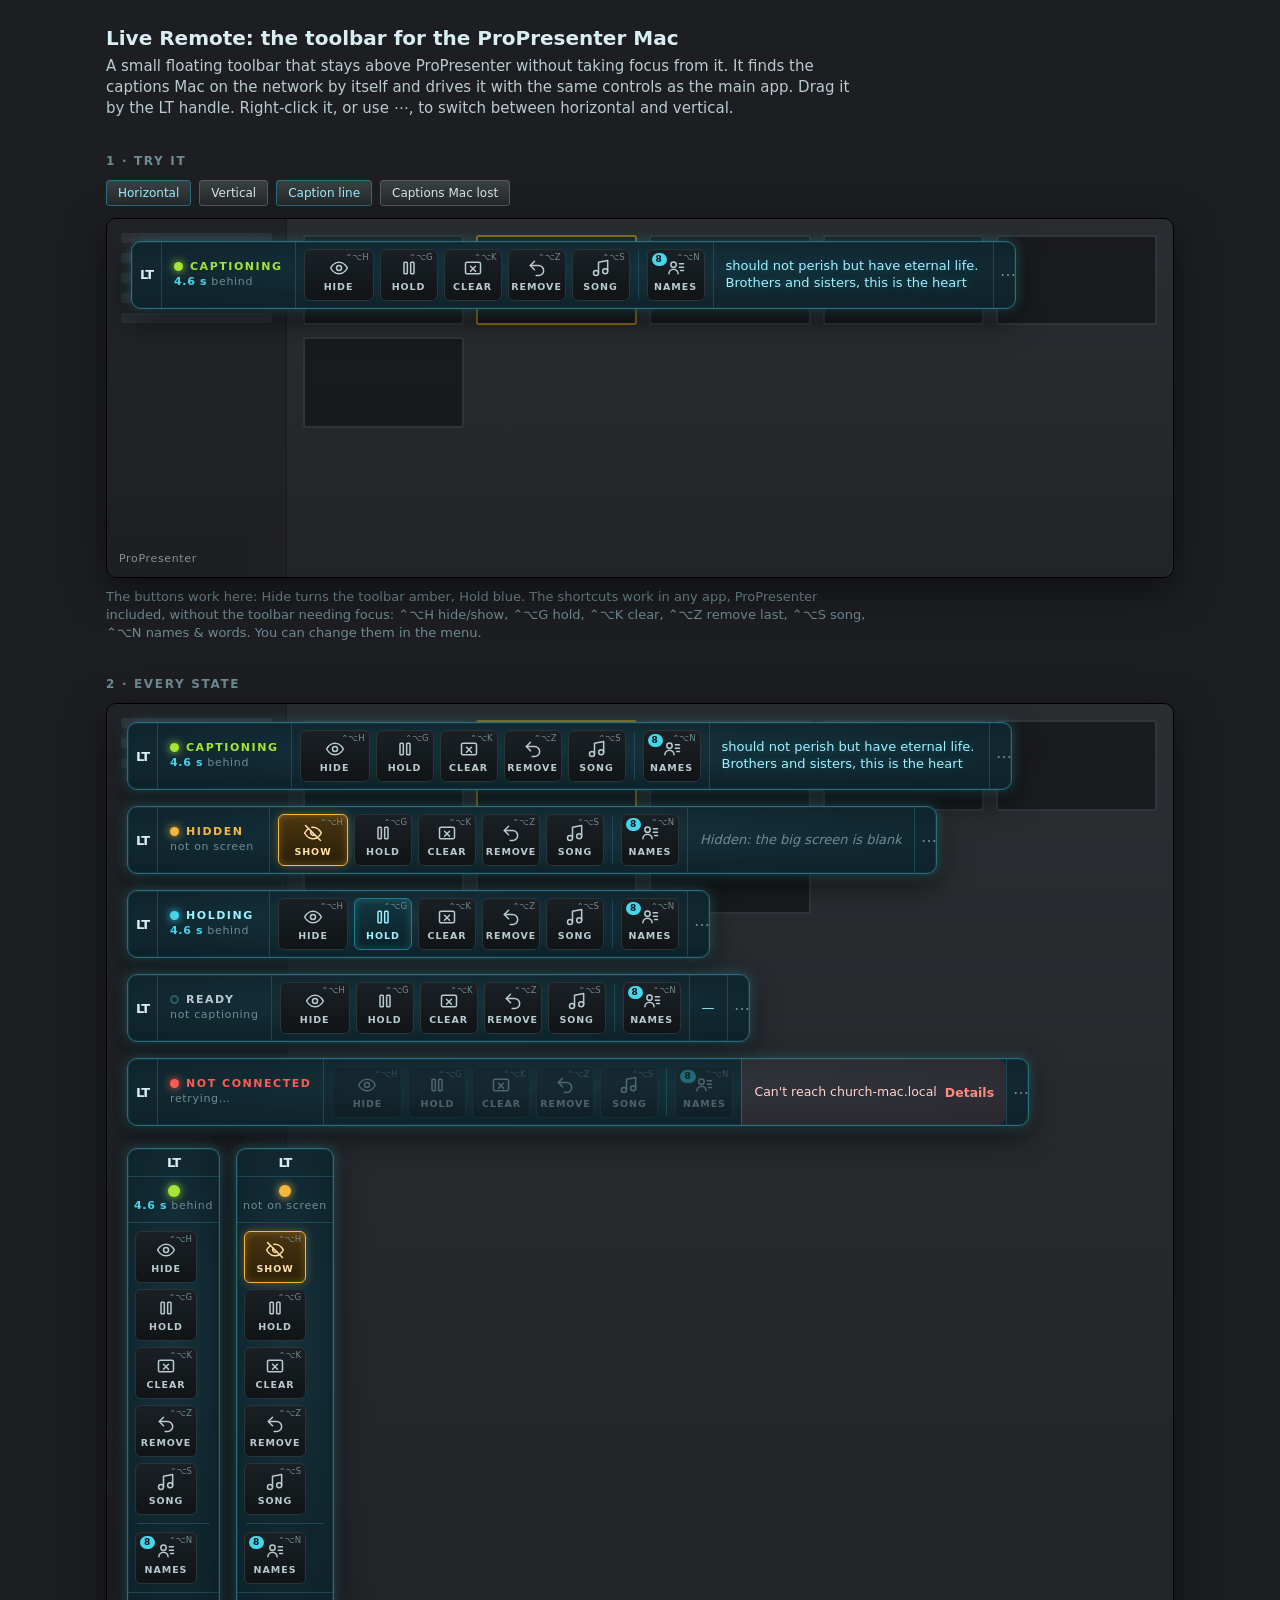
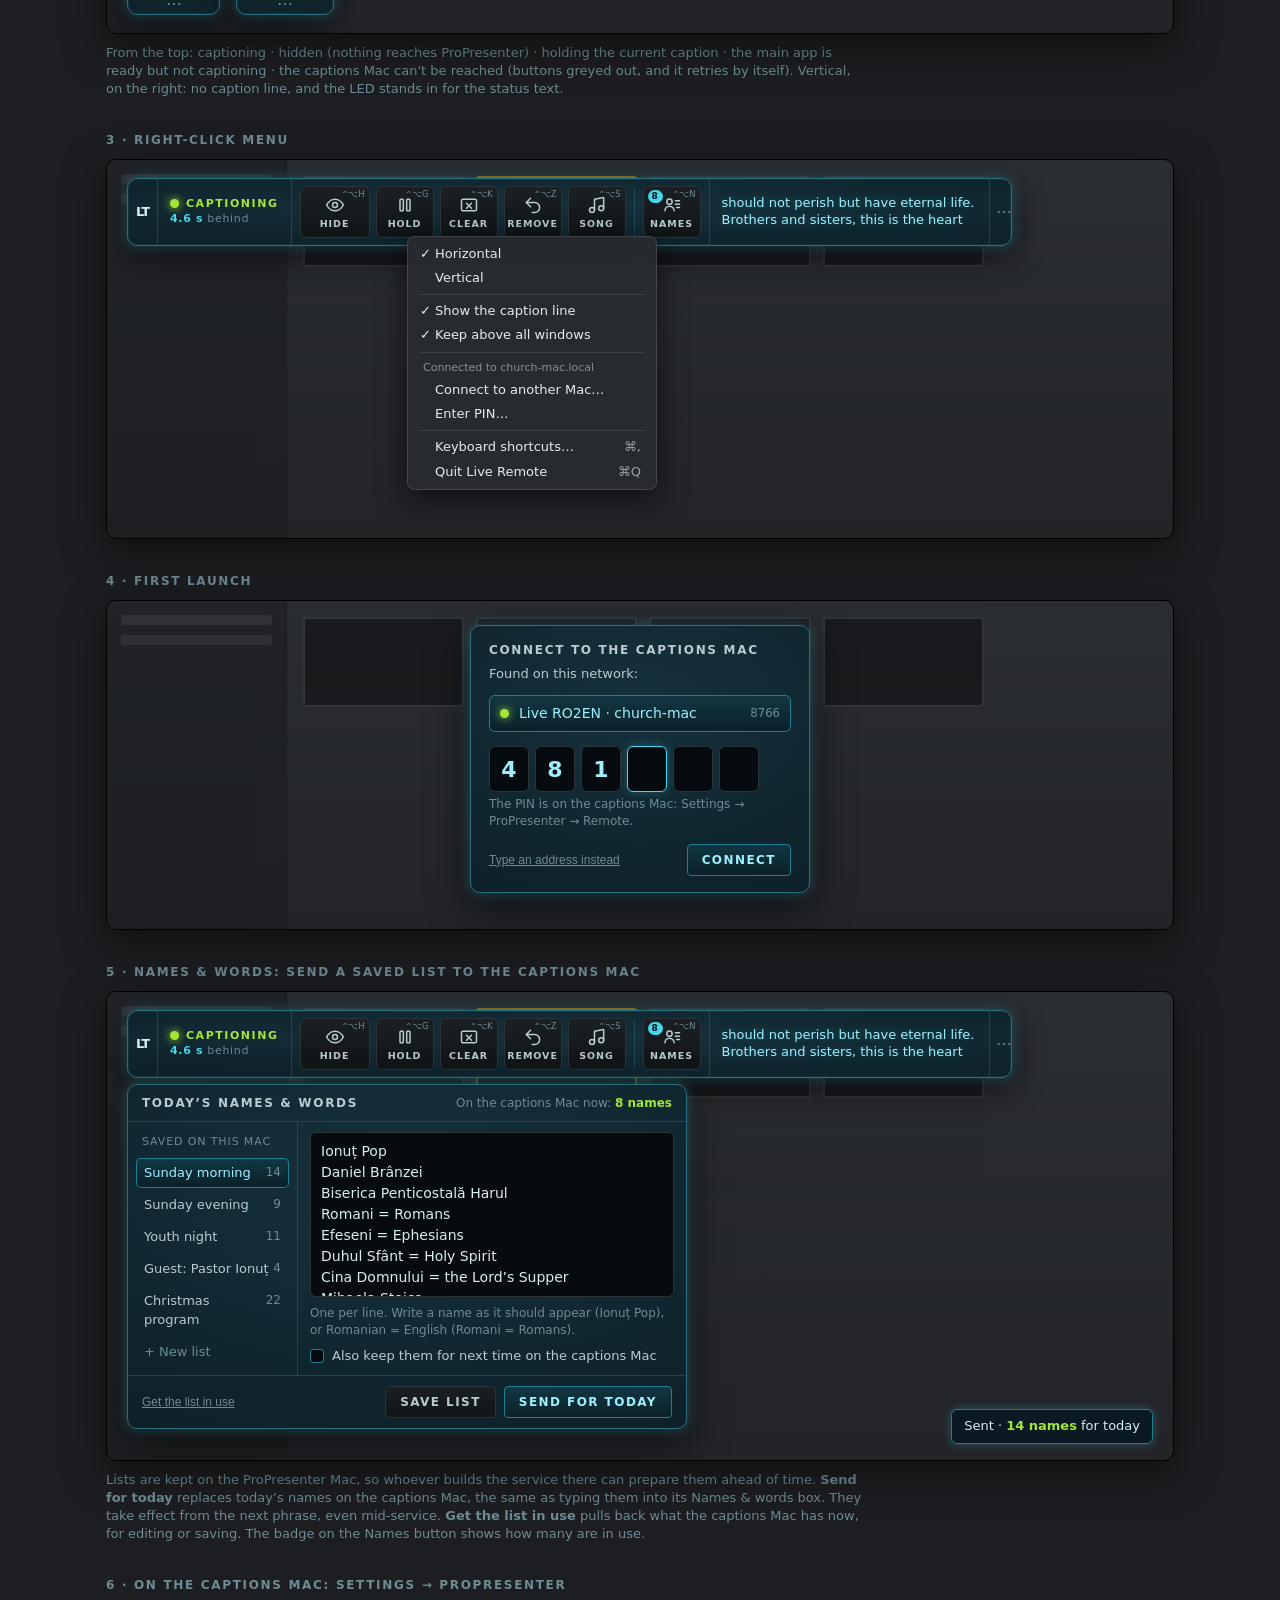
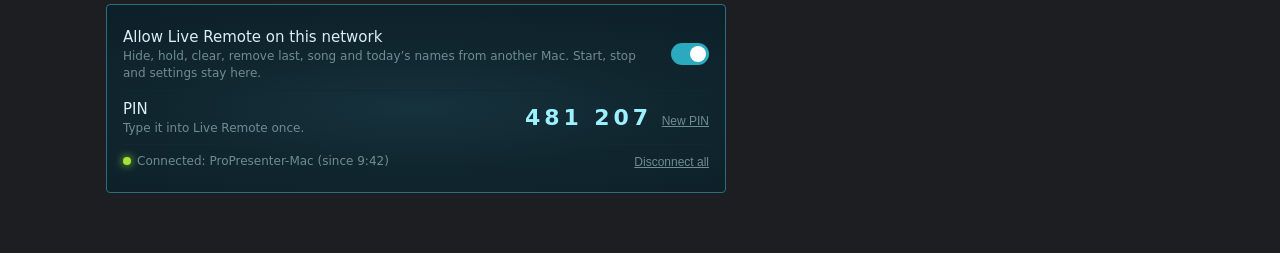
<file: docs/ui_mockup/remote.html>
<!doctype html>
<html lang="en">
<head>
<meta charset="utf-8">
<meta name="viewport" content="width=device-width, initial-scale=1">
<title>Live Remote mockup</title>
<!-- Mockup of the ProPresenter-side remote: a small floating toolbar (horizontal or vertical)
     that drives the main app over the network. Same tokens as src/live/ui/styles/tokens.css.
     Clicks here only change the mockup. -->
<style>
:root {
  --bg-0:#060d12; --bg-1:#0a1a22; --bg-2:#10262f; --bg-3:#16323d;
  --edge:#2b6f7e; --edge-glow:rgba(70,214,236,.28);
  --cyan:#46d6ec; --cyan-hi:#9df1ff; --cyan-dim:#1f7f92;
  --lime:#a3e635; --amber:#f5b83d; --red:#ff5d52;
  --ink:#d9eef2; --label:#b9cbd0; --mute:#6f8b93;
  --bar:#0b0d0e; --btn-edge:#555d60;
  --font: -apple-system, "SF Pro Display", "Helvetica Neue", system-ui, sans-serif;
  --num: "SF Pro Rounded", ui-rounded, -apple-system, system-ui, sans-serif;
  color-scheme: dark;
}
* { box-sizing: border-box; }
html, body { margin: 0; }
body { background: #1c1e21; color: var(--ink); font: 15px/1.4 var(--font); }
main { max-width: 1100px; margin: 0 auto; padding: 24px 16px 60px; }
h1 { font-size: 20px; margin: 0 0 4px; font-weight: 600; }
.lead { color: var(--label); margin: 0 0 22px; max-width: 760px; }
h2 { font-size: 12px; letter-spacing: .14em; text-transform: uppercase; color: var(--mute); font-weight: 600; margin: 34px 0 10px; }
.note { color: var(--mute); font-size: 13px; margin: 10px 0 0; max-width: 760px; }

/* a stand-in for the ProPresenter window behind the toolbar */
.desk { position: relative; border-radius: 10px; overflow: hidden; min-height: 300px;
        background: linear-gradient(#2a2d31, #222428); border: 1px solid #000; box-shadow: 0 12px 40px rgba(0,0,0,.5); }
.desk .pp { position: absolute; inset: 0; display: grid; grid-template-columns: 180px 1fr; opacity: .55; }
.desk .pp .lib { background: #1b1d20; border-right: 1px solid #111; padding: 14px; }
.desk .pp .lib i { display: block; height: 10px; margin: 0 0 10px; border-radius: 3px; background: #33373c; }
.desk .pp .slides { padding: 16px; display: grid; grid-template-columns: repeat(auto-fill, minmax(150px, 1fr)); gap: 12px; align-content: start; }
.desk .pp .slides i { aspect-ratio: 16/9; background: #0d0e10; border: 2px solid #3a3e44; border-radius: 3px; }
.desk .pp .slides i.live { border-color: #e2a400; }
.desk .tag { position: absolute; left: 12px; bottom: 10px; font-size: 11px; color: #8a9096; letter-spacing: .06em; }

/* ---- the toolbar ---- */
.rt { position: absolute; display: inline-flex; align-items: stretch; gap: 0;
      background: radial-gradient(140% 120% at 50% 40%, var(--bg-3) 0%, var(--bg-2) 40%, var(--bg-1) 100%);
      border: 1px solid var(--edge); border-radius: 10px; user-select: none;
      box-shadow: inset 0 0 0 1px rgba(70,214,236,.08), 0 0 14px var(--edge-glow), 0 10px 30px rgba(0,0,0,.6); }
.rt.v { flex-direction: column; }
.grip { display: grid; place-items: center; padding: 0 8px; cursor: grab; border-right: 1px solid rgba(43,111,126,.45); }
.rt.v .grip { padding: 6px 0; border-right: 0; border-bottom: 1px solid rgba(43,111,126,.45); }
.grip b { font: 800 13px var(--font); letter-spacing: -1px; color: var(--ink); }
.grip .dots { display: none; }

/* status block: LED + phase + delay */
.stat { display: flex; flex-direction: column; justify-content: center; gap: 1px; padding: 6px 12px; min-width: 112px;
        border-right: 1px solid rgba(43,111,126,.45); }
.rt.v .stat { align-items: center; padding: 8px 6px; min-width: 0; border-right: 0; border-bottom: 1px solid rgba(43,111,126,.45); }
.stat .ph { display: flex; align-items: center; gap: 7px; font: 700 11px var(--font); letter-spacing: .14em; text-transform: uppercase; }
.stat .ph i { width: 9px; height: 9px; border-radius: 50%; flex: none; }
.stat small { font-size: 11px; color: var(--mute); letter-spacing: .06em; white-space: nowrap; }
.stat small b { color: var(--cyan); font-weight: 600; }
.rt.v .stat .ph span { display: none; }
.rt.v .stat .ph i { width: 12px; height: 12px; }
.rt[data-st="live"] .ph { color: var(--lime); } .rt[data-st="live"] .ph i { background: var(--lime); box-shadow: 0 0 8px var(--lime); }
.rt[data-st="hidden"] .ph { color: var(--amber); } .rt[data-st="hidden"] .ph i { background: var(--amber); box-shadow: 0 0 8px var(--amber); }
.rt[data-st="held"] .ph { color: var(--cyan-hi); } .rt[data-st="held"] .ph i { background: var(--cyan); box-shadow: 0 0 8px var(--cyan); }
.rt[data-st="off"] .ph { color: var(--red); } .rt[data-st="off"] .ph i { background: var(--red); box-shadow: 0 0 8px var(--red); }
.rt[data-st="idle"] .ph { color: var(--label); } .rt[data-st="idle"] .ph i { background: #0d2a33; border: 2px solid #2b5d68; }

/* buttons */
.keys { display: flex; gap: 6px; padding: 7px 8px; }
.rt.v .keys { flex-direction: column; padding: 8px 7px; }
.k { position: relative; width: 58px; height: 52px; display: flex; flex-direction: column; align-items: center; justify-content: center; gap: 3px;
     font: 600 9.5px var(--font); letter-spacing: .1em; text-transform: uppercase; color: var(--label); cursor: pointer;
     background: linear-gradient(#1a2024, #101417); border: 1px solid #2c3438; border-radius: 6px; padding: 0; }
.k:hover { border-color: var(--cyan-dim); color: var(--ink); }
.k:active { transform: translateY(1px); }
.k svg { width: 20px; height: 20px; stroke: currentColor; fill: none; stroke-width: 1.8; stroke-linecap: round; stroke-linejoin: round; }
.k kbd { position: absolute; top: 2px; right: 4px; font: 500 8.5px var(--font); letter-spacing: 0; color: var(--mute); }
.k.on { color: var(--cyan-hi); border-color: var(--cyan-dim); background: linear-gradient(#123742, #0b2028); box-shadow: inset 0 0 8px rgba(70,214,236,.25); }
.k.hide.on { color: #ffe1a6; border-color: var(--amber); background: linear-gradient(#4a3510, #2a1e08); box-shadow: inset 0 0 8px rgba(245,184,61,.3), 0 0 10px rgba(245,184,61,.35); }
.k.hide { width: 70px; }
.rt.v .k, .rt.v .k.hide { width: 62px; }
.sep { width: 1px; align-self: stretch; margin: 2px 2px; background: rgba(43,111,126,.45); }
.rt.v .sep { width: auto; height: 1px; margin: 2px 2px; }
.k.names em { position: absolute; top: 3px; left: 4px; font: 700 9px var(--num); font-style: normal; color: #04161c;
              background: var(--cyan); border-radius: 7px; padding: 0 4px; line-height: 13px; }
/* names & words panel */
.np { position: absolute; width: 560px; max-width: calc(100% - 32px); border-radius: 10px; overflow: hidden;
      background: radial-gradient(140% 120% at 50% 30%, var(--bg-3) 0%, var(--bg-2) 45%, var(--bg-1) 100%);
      border: 1px solid var(--edge); box-shadow: 0 0 14px var(--edge-glow), 0 14px 40px rgba(0,0,0,.6); }
.np .hd2 { display: flex; align-items: center; justify-content: space-between; padding: 10px 14px; border-bottom: 1px solid rgba(43,111,126,.45); }
.np .hd2 .label { font-size: 12px; letter-spacing: .14em; text-transform: uppercase; color: var(--label); font-weight: 600; }
.np .hd2 small { color: var(--mute); font-size: 12px; }
.np .hd2 small b { color: var(--lime); font-weight: 600; }
.np .body { display: grid; grid-template-columns: 170px 1fr; min-height: 250px; }
.np .lists { border-right: 1px solid rgba(43,111,126,.45); padding: 8px; display: flex; flex-direction: column; gap: 2px; }
.np .lists .sub { font-size: 11px; letter-spacing: .08em; text-transform: uppercase; color: var(--mute); padding: 4px 6px 6px; }
.np .lists a { display: flex; justify-content: space-between; padding: 6px 8px; border-radius: 5px; color: var(--label); font-size: 13px; cursor: pointer; }
.np .lists a span { color: var(--mute); font-size: 12px; }
.np .lists a.sel { color: var(--cyan-hi); background: linear-gradient(#123742, #0b2028); box-shadow: inset 0 0 0 1px var(--cyan-dim); }
.np .lists a.add { color: var(--mute); margin-top: auto; }
.np .ed { padding: 10px 12px; display: flex; flex-direction: column; gap: 8px; }
.np textarea { flex: 1; min-height: 150px; resize: none; padding: 8px 10px; font: 14px/1.5 var(--font); color: var(--ink);
               background: #050b0e; border: 1px solid #2c3438; border-radius: 6px; }
.np .hint { font-size: 12px; color: var(--mute); }
.np .ck2 { display: flex; align-items: center; gap: 8px; font-size: 13px; color: var(--label); }
.np .ck2 i { width: 14px; height: 14px; border: 1px solid var(--cyan-dim); border-radius: 3px; background: #050b0e; }
.np .ft { display: flex; justify-content: space-between; align-items: center; gap: 10px; padding: 10px 14px; border-top: 1px solid rgba(43,111,126,.45); }
.np .ft .grp { display: flex; gap: 8px; }
.btn.plain { color: var(--label); border-color: #2c3438; background: linear-gradient(#1a2024, #101417); }
.toast2 { position: absolute; padding: 7px 12px; border-radius: 6px; font-size: 13px; color: var(--ink);
          background: rgba(10,26,34,.96); border: 1px solid var(--cyan-dim); box-shadow: 0 0 10px var(--edge-glow); }
.toast2 b { color: var(--lime); }
@media (max-width: 620px) { .np .body { grid-template-columns: 1fr; } .np .lists { border-right: 0; border-bottom: 1px solid rgba(43,111,126,.45); } }
.rt[data-st="off"] .k { opacity: .35; pointer-events: none; }

/* optional caption peek: what's on the big screen now */
.peek { display: flex; align-items: center; max-width: 280px; padding: 6px 12px; border-left: 1px solid rgba(43,111,126,.45);
        font-size: 13px; line-height: 1.3; color: var(--cyan-hi); text-shadow: 0 0 8px rgba(70,214,236,.3); }
.peek span { display: -webkit-box; -webkit-line-clamp: 2; -webkit-box-orient: vertical; overflow: hidden; }
.rt[data-st="hidden"] .peek { color: var(--mute); text-shadow: none; font-style: italic; }
.rt.v .peek, .rt.nopeek .peek { display: none; }

.more { display: grid; place-items: center; width: 22px; color: var(--mute); cursor: pointer; border: 0; background: none;
        border-left: 1px solid rgba(43,111,126,.45); font-size: 16px; }
.rt.v .more { width: auto; height: 22px; border-left: 0; border-top: 1px solid rgba(43,111,126,.45); }
.more:hover { color: var(--cyan-hi); }

/* disconnected strip */
.off-msg { display: none; align-items: center; gap: 8px; padding: 6px 12px; font-size: 12.5px; color: #ffd2cd;
           background: rgba(255,93,82,.12); border-left: 1px solid rgba(255,93,82,.35); border-radius: 0 9px 9px 0; }
.rt[data-st="off"] .off-msg { display: flex; }
.rt[data-st="off"] .peek { display: none; }
.off-msg button { background: none; border: 0; color: #ff8a80; font: 600 12.5px var(--font); cursor: pointer; padding: 0; }

/* right-click menu (native NSMenu in the app; drawn here for the mockup) */
.menu { position: absolute; width: 250px; padding: 5px; border-radius: 8px; background: rgba(40,43,47,.97);
        border: 1px solid rgba(255,255,255,.12); box-shadow: 0 10px 30px rgba(0,0,0,.6); font-size: 13px; color: #e8eaec; }
.menu div { display: flex; justify-content: space-between; padding: 3px 10px 3px 22px; border-radius: 4px; position: relative; }
.menu div.ck::before { content: "✓"; position: absolute; left: 7px; }
.menu div:hover { background: #2f6fd6; }
.menu div span { color: #9aa0a6; }
.menu hr { border: 0; border-top: 1px solid rgba(255,255,255,.1); margin: 4px 6px; }
.menu .hd { color: #8a9096; font-size: 11px; padding-left: 10px; }
.menu .hd:hover { background: none; }

/* first launch: connect */
.sheet { position: absolute; width: 340px; padding: 16px 18px; border-radius: 10px;
         background: radial-gradient(140% 120% at 50% 30%, var(--bg-3) 0%, var(--bg-2) 45%, var(--bg-1) 100%);
         border: 1px solid var(--edge); box-shadow: 0 0 14px var(--edge-glow), 0 14px 40px rgba(0,0,0,.6); }
.sheet .label { font-size: 12px; letter-spacing: .14em; text-transform: uppercase; color: var(--label); font-weight: 600; }
.sheet p { margin: 6px 0 12px; font-size: 13px; color: var(--label); }
.found { display: flex; align-items: center; gap: 10px; padding: 8px 10px; border: 1px solid var(--cyan-dim); border-radius: 6px;
         background: linear-gradient(#123742, #0b2028); color: var(--cyan-hi); font-size: 14px; }
.found i { width: 9px; height: 9px; border-radius: 50%; background: var(--lime); box-shadow: 0 0 8px var(--lime); }
.found small { margin-left: auto; color: var(--mute); }
.pin { display: flex; gap: 6px; margin: 14px 0 4px; }
.pin b { width: 40px; height: 46px; display: grid; place-items: center; font: 600 22px var(--num); color: var(--cyan-hi);
         background: #050b0e; border: 1px solid #2c3438; border-radius: 6px; }
.pin b.cur { border-color: var(--cyan); box-shadow: 0 0 8px var(--edge-glow); }
.sheet .hint { font-size: 12px; color: var(--mute); }
.sheet .row { display: flex; justify-content: space-between; align-items: center; margin-top: 14px; }
.btn { font: 600 12px var(--font); letter-spacing: .12em; text-transform: uppercase; color: var(--cyan-hi); cursor: pointer;
       border: 1px solid var(--cyan-dim); background: linear-gradient(#123742, #0b2028); border-radius: 4px; padding: 8px 14px; }
.lnk { background: none; border: 0; color: var(--mute); font-size: 12px; cursor: pointer; padding: 0; text-decoration: underline; }

/* the main app's Settings side */
.set { max-width: 620px; padding: 14px 16px; border: 1px solid var(--edge); border-radius: 4px;
       background: radial-gradient(120% 90% at 50% 55%, var(--bg-3) 0%, var(--bg-2) 35%, var(--bg-1) 100%); }
.set .row2 { display: flex; align-items: center; justify-content: space-between; gap: 16px; padding: 8px 0; border-bottom: 1px solid rgba(15,42,51,.8); }
.set .row2:last-child { border-bottom: 0; }
.tog { width: 38px; height: 22px; border-radius: 11px; background: var(--cyan-fill, #2aa9bf); position: relative; flex: none; }
.tog::after { content: ""; position: absolute; right: 3px; top: 3px; width: 16px; height: 16px; border-radius: 50%; background: #fff; }
.set .pinbig { font: 600 22px var(--num); letter-spacing: .18em; color: var(--cyan-hi); }
.set .h { font-size: 12px; color: var(--mute); }
.set .conn i { display: inline-block; width: 8px; height: 8px; border-radius: 50%; background: var(--lime); box-shadow: 0 0 8px var(--lime); margin-right: 6px; }

.controls { display: flex; gap: 8px; flex-wrap: wrap; margin: 0 0 12px; }
.controls button { font: 12px var(--font); color: #dfe5e7; padding: 5px 11px; background: linear-gradient(#3a4144, #25292b);
                   border: 1px solid var(--btn-edge); border-radius: 3px; cursor: pointer; }
.controls button[aria-pressed="true"] { color: var(--cyan-hi); border-color: var(--edge); }
.desk.flow { display: flex; flex-wrap: wrap; gap: 22px; padding: 18px 20px; align-items: flex-start; }
.desk.flow .col { position: relative; display: flex; flex-direction: column; gap: 16px; align-items: flex-start; }
.desk.flow .col.row { flex-direction: row; }
.desk.flow .rt { position: relative; }
@media (max-width: 720px) { .desk .pp { grid-template-columns: 1fr; } .desk .pp .lib { display: none; } .peek { display: none; } }
</style>
</head>
<body>
<main>
  <h1>Live Remote: the toolbar for the ProPresenter Mac</h1>
  <p class="lead">A small floating toolbar that stays above ProPresenter without taking focus from it.
    It finds the captions Mac on the network by itself and drives it with the same controls as the main app.
    Drag it by the LT handle. Right-click it, or use ⋯, to switch between horizontal and vertical.</p>

  <h2>1 · Try it</h2>
  <div class="controls" id="ctl">
    <button data-o="h" aria-pressed="true">Horizontal</button>
    <button data-o="v" aria-pressed="false">Vertical</button>
    <button data-p aria-pressed="true">Caption line</button>
    <button data-off aria-pressed="false">Captions Mac lost</button>
  </div>
  <div class="desk" style="min-height:360px">
    <div class="pp"><div class="lib"><i></i><i style="width:70%"></i><i></i><i style="width:55%"></i><i></i></div>
      <div class="slides"><i></i><i class="live"></i><i></i><i></i><i></i><i></i></div></div>
    <div class="tag">ProPresenter</div>
    <div class="rt" id="rt" style="left:24px; top:22px" data-st="live"></div>
  </div>
  <p class="note">The buttons work here: Hide turns the toolbar amber, Hold blue. The shortcuts work in any app,
    ProPresenter included, without the toolbar needing focus: ⌃⌥H hide/show, ⌃⌥G hold, ⌃⌥K clear, ⌃⌥Z remove last, ⌃⌥S song, ⌃⌥N names &amp; words.
    You can change them in the menu.</p>

  <h2>2 · Every state</h2>
  <div class="desk flow">
    <div class="pp"><div class="lib"><i></i><i style="width:70%"></i><i></i></div><div class="slides"><i></i><i class="live"></i><i></i><i></i><i></i><i></i><i></i><i></i></div></div>
    <div class="col">
      <div class="rt" data-demo="live"></div>
      <div class="rt" data-demo="hidden"></div>
      <div class="rt" data-demo="held"></div>
      <div class="rt" data-demo="idle"></div>
      <div class="rt" data-demo="off"></div>
    </div>
    <div class="col row">
      <div class="rt v" data-demo="live"></div>
      <div class="rt v" data-demo="hidden"></div>
    </div>
  </div>
  <p class="note">From the top: captioning · hidden (nothing reaches ProPresenter) · holding the current caption ·
    the main app is ready but not captioning · the captions Mac can't be reached (buttons greyed out, and it retries by itself).
    Vertical, on the right: no caption line, and the LED stands in for the status text.</p>

  <h2>3 · Right-click menu</h2>
  <div class="desk" style="min-height:380px">
    <div class="pp"><div class="lib"><i></i><i></i></div><div class="slides"><i></i><i class="live"></i><i></i><i></i></div></div>
    <div class="rt" data-demo="live" style="left:20px; top:18px"></div>
    <div class="menu" style="left:300px; top:76px">
      <div class="ck">Horizontal</div>
      <div>Vertical</div>
      <hr>
      <div class="ck">Show the caption line</div>
      <div class="ck">Keep above all windows</div>
      <hr>
      <div class="hd">Connected to church-mac.local</div>
      <div>Connect to another Mac…</div>
      <div>Enter PIN…</div>
      <hr>
      <div>Keyboard shortcuts…<span>⌘,</span></div>
      <div>Quit Live Remote<span>⌘Q</span></div>
    </div>
  </div>

  <h2>4 · First launch</h2>
  <div class="desk" style="min-height:330px">
    <div class="pp"><div class="lib"><i></i><i></i></div><div class="slides"><i></i><i></i><i></i><i></i></div></div>
    <div class="sheet" style="left:50%; top:24px; transform:translateX(-50%)">
      <div class="label">Connect to the captions Mac</div>
      <p>Found on this network:</p>
      <div class="found"><i></i>Live RO2EN · church-mac <small>8766</small></div>
      <div class="pin"><b>4</b><b>8</b><b>1</b><b class="cur"></b><b></b><b></b></div>
      <div class="hint">The PIN is on the captions Mac: Settings → ProPresenter → Remote.</div>
      <div class="row"><button class="lnk">Type an address instead</button><button class="btn">Connect</button></div>
    </div>
  </div>

  <h2>5 · Names &amp; words: send a saved list to the captions Mac</h2>
  <div class="desk" style="min-height:470px">
    <div class="pp"><div class="lib"><i></i><i></i></div><div class="slides"><i></i><i class="live"></i><i></i><i></i></div></div>
    <div class="rt" data-demo="live" style="left:20px; top:18px"></div>
    <div class="np" style="left:20px; top:92px">
      <div class="hd2"><span class="label">Today’s names &amp; words</span><small>On the captions Mac now: <b>8 names</b></small></div>
      <div class="body">
        <div class="lists">
          <div class="sub">Saved on this Mac</div>
          <a class="sel">Sunday morning <span>14</span></a>
          <a>Sunday evening <span>9</span></a>
          <a>Youth night <span>11</span></a>
          <a>Guest: Pastor Ionuț <span>4</span></a>
          <a>Christmas program <span>22</span></a>
          <a class="add">+ New list</a>
        </div>
        <div class="ed">
          <textarea spellcheck="false">Ionuț Pop
Daniel Brânzei
Biserica Penticostală Harul
Romani = Romans
Efeseni = Ephesians
Duhul Sfânt = Holy Spirit
Cina Domnului = the Lord’s Supper
Mihaela Stoica</textarea>
          <div class="hint">One per line. Write a name as it should appear (Ionuț Pop), or Romanian = English (Romani = Romans).</div>
          <label class="ck2"><i></i>Also keep them for next time on the captions Mac</label>
        </div>
      </div>
      <div class="ft">
        <button class="lnk">Get the list in use</button>
        <div class="grp"><button class="btn plain">Save list</button><button class="btn">Send for today</button></div>
      </div>
    </div>
    <div class="toast2" style="right:20px; bottom:16px">Sent · <b>14 names</b> for today</div>
  </div>
  <p class="note">Lists are kept on the ProPresenter Mac, so whoever builds the service there can prepare them ahead of time.
    <b>Send for today</b> replaces today’s names on the captions Mac, the same as typing them into its Names &amp; words box.
    They take effect from the next phrase, even mid-service. <b>Get the list in use</b> pulls back what the captions Mac has now, for editing or saving.
    The badge on the Names button shows how many are in use.</p>

  <h2>6 · On the captions Mac: Settings → ProPresenter</h2>
  <div class="set">
    <div class="row2"><div>Allow Live Remote on this network<div class="h">Hide, hold, clear, remove last, song and today’s names from another Mac. Start, stop and settings stay here.</div></div><span class="tog"></span></div>
    <div class="row2"><div>PIN<div class="h">Type it into Live Remote once.</div></div><div><span class="pinbig">481 207</span>&nbsp;&nbsp;<button class="lnk">New PIN</button></div></div>
    <div class="row2"><div class="h"><span class="conn"><i></i></span>Connected: ProPresenter-Mac (since 9:42)</div><button class="lnk">Disconnect all</button></div>
  </div>
</main>

<script>
const ICON = {
  hide: '<svg viewBox="0 0 24 24"><path d="M2 12s3.6-7 10-7 10 7 10 7-3.6 7-10 7S2 12 2 12z"/><circle cx="12" cy="12" r="3"/></svg>',
  hidden: '<svg viewBox="0 0 24 24"><path d="M3 3l18 18"/><path d="M10.6 5.1A10.6 10.6 0 0 1 12 5c6.4 0 10 7 10 7a17 17 0 0 1-3.2 4.1M6.6 6.6A17 17 0 0 0 2 12s3.6 7 10 7a9.8 9.8 0 0 0 5.4-1.6"/><path d="M9.9 9.9a3 3 0 0 0 4.2 4.2"/></svg>',
  hold: '<svg viewBox="0 0 24 24"><rect x="6" y="5" width="4" height="14" rx="1"/><rect x="14" y="5" width="4" height="14" rx="1"/></svg>',
  clear: '<svg viewBox="0 0 24 24"><rect x="3" y="5" width="18" height="14" rx="2"/><path d="M9 10l6 6M15 10l-6 6"/></svg>',
  undo: '<svg viewBox="0 0 24 24"><path d="M9 14L4 9l5-5"/><path d="M4 9h10a6 6 0 0 1 0 12h-3"/></svg>',
  names: '<svg viewBox="0 0 24 24"><circle cx="9" cy="8" r="3.2"/><path d="M3.5 19a5.5 5.5 0 0 1 11 0"/><path d="M16 7h5M16 11h5M17.5 15H21"/></svg>',
  song: '<svg viewBox="0 0 24 24"><path d="M9 18V5l11-2v13"/><circle cx="6" cy="18" r="3"/><circle cx="17" cy="16" r="3"/></svg>',
};
const PHASE = { live: "Captioning", hidden: "Hidden", held: "Holding", idle: "Ready", off: "Not connected" };
const CAP = "should not perish but have eternal life. Brothers and sisters, this is the heart";

function render(el, st, opts = {}) {
  el.dataset.st = st;
  el.classList.toggle("nopeek", opts.peek === false);
  const delay = st === "live" || st === "held" ? '<b>4.6 s</b> behind' : st === "hidden" ? "not on screen" : st === "idle" ? "not captioning" : "retrying…";
  el.innerHTML = `
    <div class="grip" title="Drag to move"><b>LT</b></div>
    <div class="stat"><div class="ph"><i></i><span>${PHASE[st]}</span></div><small>${delay}</small></div>
    <div class="keys">
      <button class="k hide ${st === "hidden" ? "on" : ""}" data-a="hide"><kbd>⌃⌥H</kbd>${st === "hidden" ? ICON.hidden : ICON.hide}${st === "hidden" ? "Show" : "Hide"}</button>
      <button class="k ${st === "held" ? "on" : ""}" data-a="hold"><kbd>⌃⌥G</kbd>${ICON.hold}Hold</button>
      <button class="k" data-a="clear"><kbd>⌃⌥K</kbd>${ICON.clear}Clear</button>
      <button class="k" data-a="undo"><kbd>⌃⌥Z</kbd>${ICON.undo}Remove</button>
      <button class="k" data-a="song"><kbd>⌃⌥S</kbd>${ICON.song}Song</button>
      <span class="sep"></span>
      <button class="k names" data-a="names"><kbd>⌃⌥N</kbd>${ICON.names}Names<em>8</em></button>
    </div>
    <div class="peek"><span>${st === "hidden" ? "Hidden: the big screen is blank" : st === "idle" ? "—" : CAP}</span></div>
    <div class="off-msg">Can't reach church-mac.local <button>Details</button></div>
    <button class="more" title="Menu">⋯</button>`;
}

document.querySelectorAll("[data-demo]").forEach(el => render(el, el.dataset.demo, { peek: el.dataset.demo !== "held" }));

// the interactive one
const rt = document.getElementById("rt");
let st = "live", peek = true, lost = false;
const draw = () => render(rt, lost ? "off" : st, { peek });
draw();
rt.addEventListener("click", e => {
  const a = e.target.closest("[data-a]")?.dataset.a;
  if (a === "hide") st = st === "hidden" ? "live" : "hidden";
  else if (a === "hold") st = st === "held" ? "live" : "held";
  draw();
});
document.getElementById("ctl").addEventListener("click", e => {
  const b = e.target.closest("button"); if (!b) return;
  if (b.dataset.o) {
    rt.classList.toggle("v", b.dataset.o === "v");
    document.querySelectorAll("[data-o]").forEach(x => x.setAttribute("aria-pressed", x === b));
  } else if ("p" in b.dataset) { peek = !peek; b.setAttribute("aria-pressed", peek); }
  else if ("off" in b.dataset) { lost = !lost; b.setAttribute("aria-pressed", lost); }
  draw();
});
// drag by the handle
rt.addEventListener("pointerdown", e => {
  if (!e.target.closest(".grip")) return;
  const r = rt.getBoundingClientRect(), p = rt.parentElement.getBoundingClientRect();
  const dx = e.clientX - r.left, dy = e.clientY - r.top;
  const move = ev => { rt.style.left = Math.max(0, ev.clientX - p.left - dx) + "px"; rt.style.top = Math.max(0, ev.clientY - p.top - dy) + "px"; };
  addEventListener("pointermove", move);
  addEventListener("pointerup", () => removeEventListener("pointermove", move), { once: true });
});
</script>
</body>
</html>
</file>
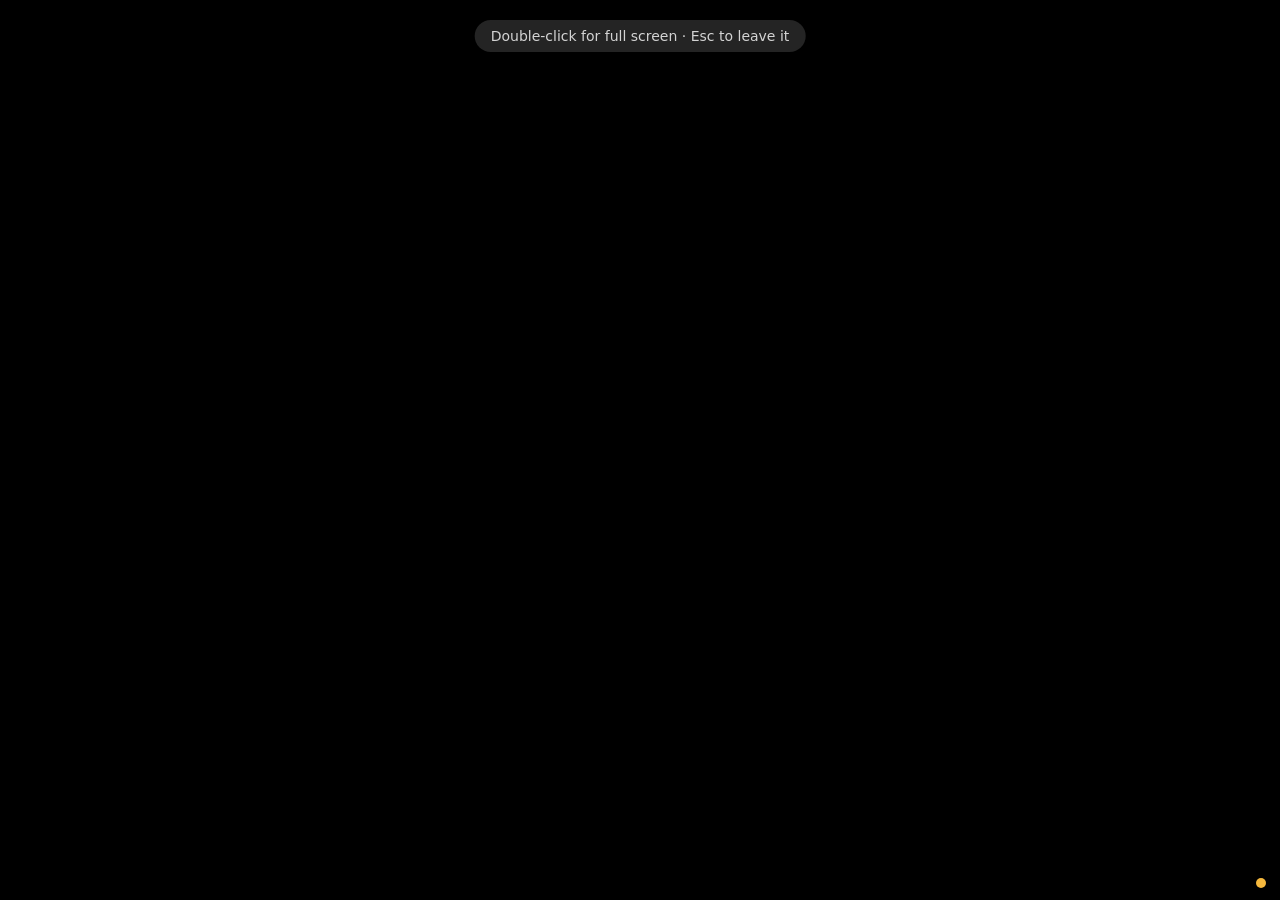
<file: src/live/ui/display.html>
<!doctype html>
<html lang="en">
<head>
<meta charset="utf-8">
<meta name="viewport" content="width=device-width, initial-scale=1">
<title>Captions · Live RO2EN</title>
<!-- The captions display (src/live/display.py): only the caption box, for a second screen,
     a projector, or (display.network) another device on the local network. Self-contained:
     the view-only network server serves this one file and its /ws feed. Follows the
     operator like ProPresenter would: Hide and Blank clear it, Hold keeps the held caption. -->
<style>
  :root { --fg: #ffffff; --bg: #000000; --size: 5.2vw; color-scheme: dark; }
  :root[data-colors="yellow_on_black"] { --fg: #ffe14d; --bg: #000000; }
  :root[data-colors="black_on_white"] { --fg: #000000; --bg: #ffffff; color-scheme: light; }
  :root[data-size="medium"] { --size: 4.2vw; }
  :root[data-size="x-large"] { --size: 6.6vw; }
  html, body { margin: 0; height: 100%; background: var(--bg); color: var(--fg); overflow: hidden; }
  body { font: 600 var(--size)/1.25 -apple-system, "SF Pro Display", "Helvetica Neue", Helvetica, Arial, sans-serif;
         display: flex; align-items: flex-end; justify-content: center; cursor: default; }
  body.idle { cursor: none; }
  /* left-aligned: words added to a line extend it to the right, nothing already shown moves */
  #text { box-sizing: border-box; width: 100%; padding: 0 6vw 8vh; text-align: left; white-space: pre; }
  #hint { position: fixed; top: 20px; left: 50%; transform: translateX(-50%); padding: 8px 16px; border-radius: 18px;
          font: 500 14px -apple-system, system-ui, sans-serif; color: rgba(255,255,255,.8); background: rgba(128,128,128,.28);
          transition: opacity .6s; white-space: nowrap; }
  #hint.gone { opacity: 0; }
  #dot { position: fixed; right: 14px; bottom: 12px; width: 10px; height: 10px; border-radius: 50%; background: #f5b83d; }
  #dot[hidden] { display: none; }
</style>
</head>
<body>
<div id="text" aria-live="off"></div>
<div id="hint">Double-click for full screen · Esc to leave it</div>
<div id="dot" hidden title="Lost contact with the app; trying again"></div>
<script>
(() => {
  const root = document.documentElement, text = document.getElementById("text");
  const hint = document.getElementById("hint"), dot = document.getElementById("dot");
  let shown = "", heldText = null, lostTimer = 0;

  // This window lays out its own lines. The caption box breaks lines at ProPresenter's length
  // (42 characters), but at this window's font size fewer fit, so the browser broke them again
  // and left a word like "the" alone on a line. Here the words are measured in the window's own
  // font and width; new words extend the last line, finished lines never change (so the roll-up
  // below still works), and anything that is not "more words" (Remove last, Fix last, Blank, a
  // resize) is laid out afresh.
  const words = t => (t || "").split(/\s+/).filter(Boolean);
  const ctx = document.createElement("canvas").getContext("2d");
  let lines = [], fed = [], fitW = 0, fitFont = "";
  function room() {
    const cs = getComputedStyle(text);
    const font = `${cs.fontWeight} ${cs.fontSize} ${cs.fontFamily}`;
    const w = (text.clientWidth - parseFloat(cs.paddingLeft) - parseFloat(cs.paddingRight)) * 0.97;
    if (font !== fitFont || Math.abs(w - fitW) > 1) { fitFont = font; fitW = w; ctx.font = font; return true; }
    return false;
  }
  function extend(ws) {
    for (const w of ws) {
      const last = lines.length ? lines[lines.length - 1] : null;
      if (last !== null && ctx.measureText(last + " " + w).width <= fitW) lines[lines.length - 1] = last + " " + w;
      else lines.push(w);
    }
    if (lines.length > 12) lines = lines.slice(-12);
  }
  function follow(t) {
    const now = words(t);
    let start = -1;
    if (room()) start = -1;                                  // new size or width: lay out again
    else if (now.length >= fed.length && fed.every((w, i) => w === now[i])) start = fed.length;   // more words
    else {                                                   // the box dropped lines from the top
      const least = Math.min(3, fed.length, now.length);    // a lone shared word ("the") is no overlap
      for (let k = Math.min(fed.length, now.length); k >= least && k > 0; k--) {
        if (fed.slice(-k).every((w, i) => w === now[i])) { start = k; break; }
      }
    }
    if (start < 0) { lines = []; extend(now); } else extend(now.slice(start));
    fed = now;
  }
  const lastLines = n => lines.slice(-n).join("\n");

  let lastState = null;
  window.addEventListener("resize", () => { if (lastState) render(lastState); });
  function render(s) {
    lastState = s;
    const d = s.display || {};
    root.dataset.size = d.size || "large";
    root.dataset.colors = d.colors || "white_on_black";
    const hidden = s.paused && !d.show_hidden;  // show_hidden: Hide is ProPresenter's only
    follow(hidden ? "" : s.screen || "");
    let want = hidden ? "" : lastLines(Math.max(1, Math.min(3, d.lines || 2)));
    if (s.held && !hidden) {                 // Hold: the screen keeps what it had
      if (heldText === null) heldText = shown;
      want = heldText;
    } else {
      heldText = null;
    }
    if (want !== shown) paint(want);
  }

  // Roll-up: when lines leave the top, the text slides up over 250 ms instead of jumping
  // (the leaving lines fade); words appended to the last line just appear. Anything else
  // (Hide, Blank, Hold released, Remove last...) is shown at once, as is everything when
  // the viewer asks for reduced motion.
  const still = window.matchMedia("(prefers-reduced-motion: reduce)");
  let rollTimer = 0;
  const lineDivs = ls => ls.map(l => { const d = document.createElement("div"); d.textContent = l; return d; });
  function settle(want) {
    clearTimeout(rollTimer); rollTimer = 0;
    text.style.transition = text.style.transform = "";
    text.replaceChildren(...lineDivs(want ? want.split("\n") : []));
  }
  function paint(want) {
    const before = shown.split("\n").filter(Boolean), after = want.split("\n").filter(Boolean);
    shown = want;
    // k lines rolled off: the new first line continues what was line k (it may have grown)
    let k = 0;
    if (after.length && !after[0].startsWith(before[0] || "\u0000")) {
      k = before.findIndex((l, i) => i > 0 && after[0].startsWith(l));
    }
    if (k <= 0 || still.matches || document.hidden) return settle(want);
    settle(before.slice(0, k).concat(after).join("\n"));
    const leaving = [...text.children].slice(0, k);
    const h = leaving.reduce((sum, d) => sum + d.offsetHeight, 0);
    text.style.transform = `translateY(${h}px)`;            // where the old lines were
    void text.offsetHeight;                                 // start from there...
    text.style.transition = "transform .25s ease-out";
    text.style.transform = "translateY(0)";                 // ...and slide up
    leaving.forEach(d => { d.style.transition = "opacity .25s"; d.style.opacity = "0"; });
    rollTimer = setTimeout(() => settle(want), 280);
  }

  function connect() {
    const ws = new WebSocket(`${location.protocol === "https:" ? "wss" : "ws"}://${location.host}/ws`);
    ws.onopen = () => { clearTimeout(lostTimer); lostTimer = 0; dot.hidden = true; };
    ws.onmessage = e => { try { render(JSON.parse(e.data)); } catch { /* not for us */ } };
    ws.onclose = () => {
      dot.hidden = false;
      // a stale caption must not stay up for long: 5 s from the first drop, whatever the
      // retries (each failed one closes again; they must not restart the countdown)
      if (!lostTimer) lostTimer = setTimeout(() => { shown = ""; heldText = null; lines = []; fed = []; lastState = null; settle(""); }, 5000);   // lastState: a resize must not paint the stale caption back
      setTimeout(connect, 1000);
    };
  }
  connect();

  // full screen: the Mac app's window (webkit message) or the browser's own
  const app = window.webkit && window.webkit.messageHandlers && window.webkit.messageHandlers.display;
  function toggleFull() {
    if (app) return app.postMessage("toggleFullScreen");
    if (document.fullscreenElement) document.exitFullscreen().catch(() => {});
    else document.documentElement.requestFullscreen().catch(() => {});
  }
  document.addEventListener("dblclick", toggleFull);
  document.addEventListener("keydown", e => {
    if (e.key !== "Escape") return;
    if (app) app.postMessage("exitFullScreen");
    else if (document.fullscreenElement) document.exitFullscreen().catch(() => {});
  });

  // the hint and the pointer fade after 3 s of no mouse movement
  let idle = 0;
  function wake() {
    hint.classList.remove("gone"); document.body.classList.remove("idle");
    clearTimeout(idle);
    idle = setTimeout(() => { hint.classList.add("gone"); document.body.classList.add("idle"); }, 3000);
  }
  document.addEventListener("mousemove", wake);
  wake();
})();
</script>
</body>
</html>
</file>
<file: src/live/ui/styles/tokens.css>
/* Design tokens from docs/ui_mockup/live.html (plugin look: dark teal panel, cyan accents). */
:root {
  --bg-0:#060d12; --bg-1:#0a1a22; --bg-2:#10262f; --bg-3:#16323d;
  --edge:#2b6f7e; --edge-glow:rgba(70,214,236,.28);
  --cyan:#46d6ec; --cyan-hi:#9df1ff; --cyan-dim:#1f7f92; --cyan-fill:#2aa9bf;
  --lime:#a3e635; --amber:#f5b83d; --red:#ff5d52;
  --ink:#d9eef2; --label:#b9cbd0; --mute:#6f8b93;
  --bar:#0b0d0e; --btn:#2a2f31; --btn-hi:#3a4144; --btn-edge:#555d60;
  --font: -apple-system, "SF Pro Display", "Helvetica Neue", system-ui, sans-serif;
  --num: "SF Pro Rounded", ui-rounded, -apple-system, system-ui, sans-serif;
  /* sound meter (contract: level events; tuned at the rehearsal) */
  --meter-good: var(--lime); --meter-hot: var(--amber); --meter-clip: var(--red);
  color-scheme: dark;
}
* { box-sizing: border-box; }
html, body { margin: 0; min-height: 100%; }
body { background: var(--bg-0); color: var(--ink); font: 15px/1.4 var(--font); }
/* connection line above the screen: only while /ws is lost (or with ?mock) */
.conn { margin: 0; padding: 6px 16px; font-size: 13px; text-align: center; color: #04161c; background: var(--amber); }
.conn[data-kind="mock"] { color: var(--mute); background: none; padding-bottom: 0; font-size: 12px; }
.conn[hidden] { display: none; }
main { padding: 16px; max-width: 988px; margin: 0 auto; }   /* 760 px + 30% */
.placeholder { border: 1px dashed var(--edge); padding: 16px; color: var(--label); }
.placeholder pre { color: var(--mute); font-size: 12px; white-space: pre-wrap; overflow-wrap: anywhere; }
</file>
